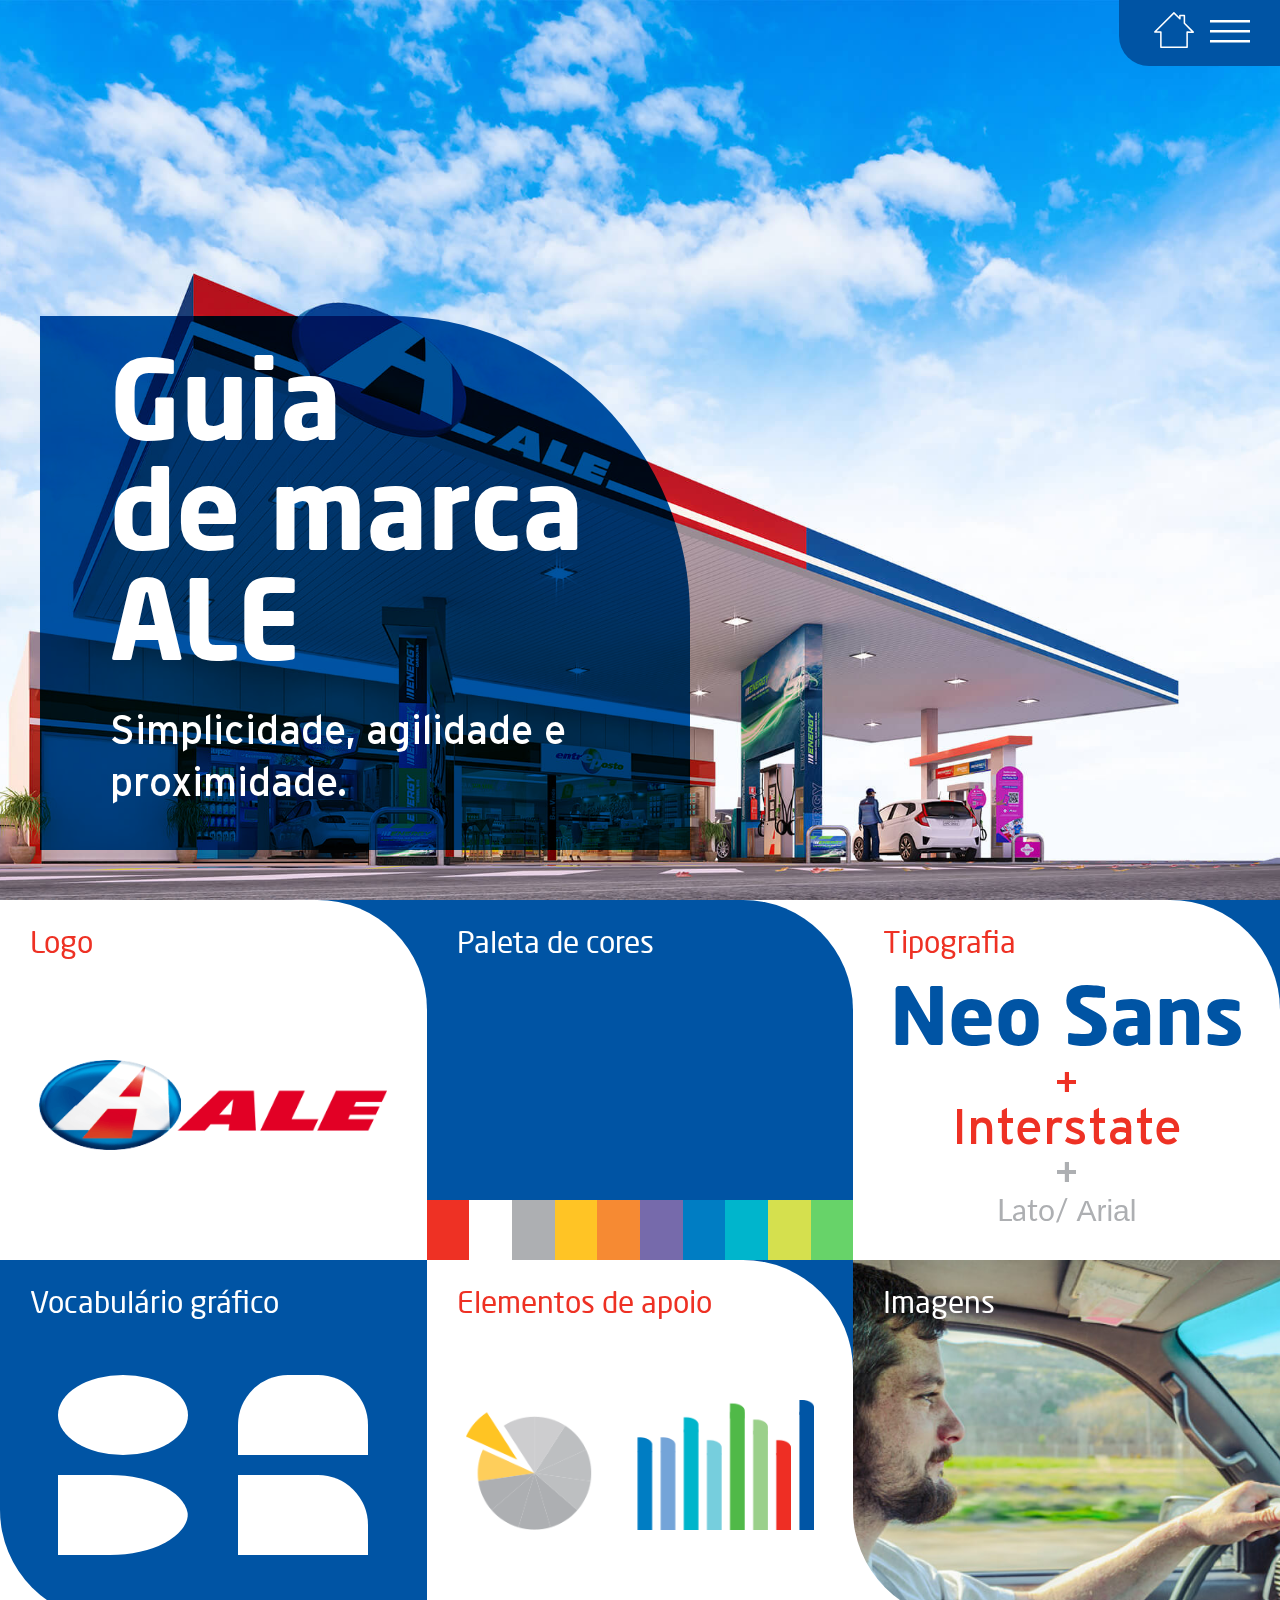
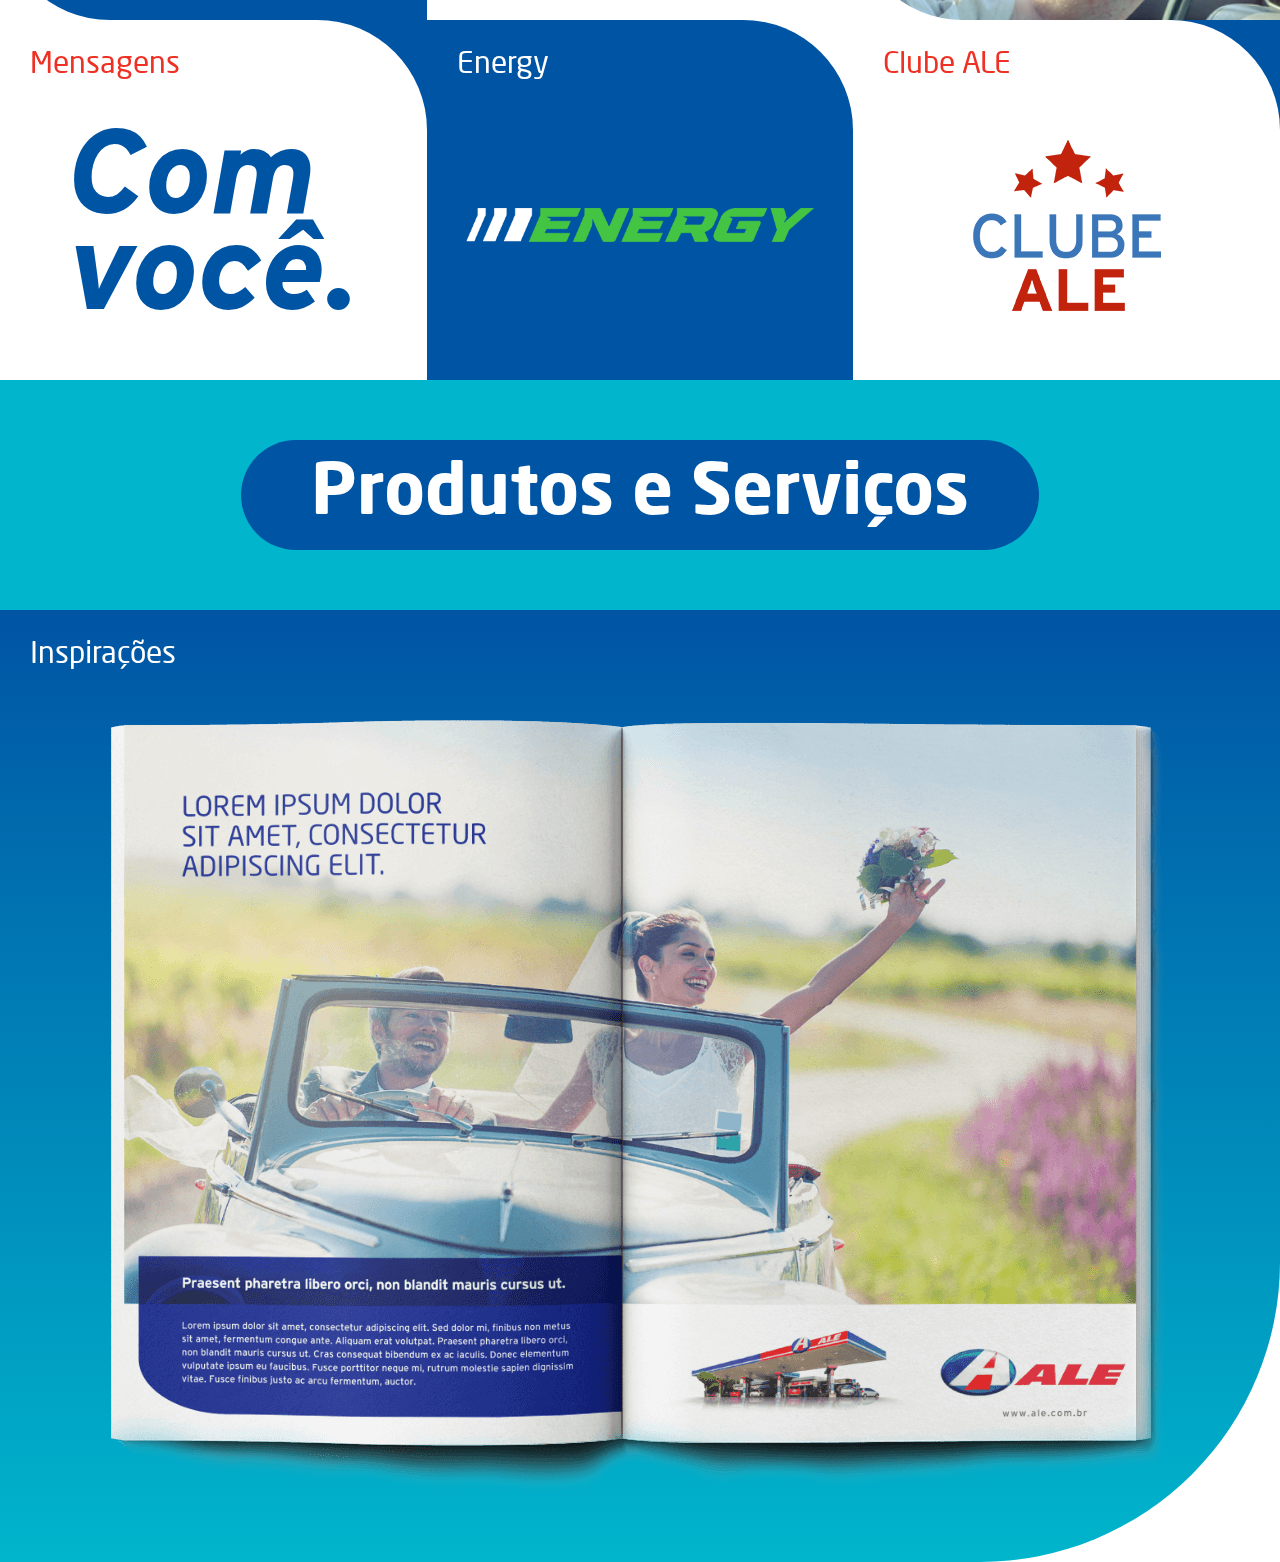
<file: index.html>
<!DOCTYPE html>
<html lang="pt-BR">
  <head>
    <meta charset="utf-8" />
    <meta name="viewport" content="width=device-width, initial-scale=1" />
    <meta name="theme-color" content="#222326" />
    <link rel="shortcut icon" href="https://assets.ale.com.br/app/themes/theme_postos_ale/images/favicon.png" type="image/x-icon">
    <link rel="icon" type="image/png" sizes="16x16" href="#" />
    <title>Guia de Marca - ALE</title>
    <link rel="preconnect" href="https://fonts.googleapis.com">
    <link rel="preconnect" href="https://fonts.gstatic.com" crossorigin>
    <link href="https://fonts.googleapis.com/css2?family=Lato:wght@300;400;700&display=swap" rel="stylesheet">
    <link rel="stylesheet" href="css/style.css" type="text/css" />
  </head>
  <body>
    <header class="main-navigation">
      <nav>
        <a href="index.html#main">
          <svg xmlns="http://www.w3.org/2000/svg" viewBox="0 0 424.098 424.098"><path d="M351.191 401.923H72.901a8.126 8.126 0 0 1-8.129-8.129V242.262l-56.664-.114a8.133 8.133 0 0 1-7.495-5.023 8.143 8.143 0 0 1 1.764-8.852L206.104 24.546c1.853-1.845 4.503-2.666 7.047-2.276a8.133 8.133 0 0 1 5.731 3.942l47.43 47.43V58.499a8.126 8.126 0 0 1 8.129-8.129h47.755a8.127 8.127 0 0 1 8.129 8.129v79.156l91.39 91.398a8.14 8.14 0 0 1 1.764 8.868 8.134 8.134 0 0 1-7.511 5.007h-.016l-56.64-.114v150.98a8.11 8.11 0 0 1-8.121 8.129zM81.03 385.666h262.033V234.67c0-2.162.854-4.235 2.39-5.755a8.13 8.13 0 0 1 5.739-2.374h.016l45.105.089-79.855-79.863a8.122 8.122 0 0 1-2.382-5.747V66.628h-31.498v26.645a8.13 8.13 0 0 1-5.015 7.511 8.104 8.104 0 0 1-8.86-1.764l-57.038-57.038-183.95 183.95 45.203.089a8.123 8.123 0 0 1 8.112 8.129v151.516z"/></svg>
        </a>
        <a onclick="toggleModalVisibility()">
          <svg xmlns="http://www.w3.org/2000/svg" viewBox="0 0 16 16"><path d="M16 5H0V4h16v1zm0 8H0v-1h16v1zm0-4.008H0V8h16v.992z"/></svg>
        </a>
      </nav>
    </header>

    <div id="menu" class="menu">
      <button onclick="toggleModalVisibility()" type="button">
        <svg xmlns="http://www.w3.org/2000/svg"  viewBox="0 0 24 24" width="48px" height="48px"><path d="M 4.9902344 3.9902344 A 1.0001 1.0001 0 0 0 4.2929688 5.7070312 L 10.585938 12 L 4.2929688 18.292969 A 1.0001 1.0001 0 1 0 5.7070312 19.707031 L 12 13.414062 L 18.292969 19.707031 A 1.0001 1.0001 0 1 0 19.707031 18.292969 L 13.414062 12 L 19.707031 5.7070312 A 1.0001 1.0001 0 0 0 18.980469 3.9902344 A 1.0001 1.0001 0 0 0 18.292969 4.2929688 L 12 10.585938 L 5.7070312 4.2929688 A 1.0001 1.0001 0 0 0 4.9902344 3.9902344 z"/></svg>
      </button>
      
      <nav>
        <a href="logo.html">Logo</a>
        <a href="colors.html">Paleta de cores<a href="typography.html">Tipografia</a>
        <a href="vocabulary.html">Vocabulário gráfico</a>
        <a href="support.html">Elementos de apoio</a>
        <a href="images.html">Imagens</a>
        <a href="tone-voice.html">Tom de voz</a>
        <a href="energy.html">Energy</a>
        <a href="clube-ale.html">Clube ALE</a>
        <a href="services.html">Produtos e Serviços</a>
        <a href="inspirations.html">Inspirações</a>
      </nav>
    </div>

    <main data-page="home">
      <section id="main" class="main">
        <div class="container">
          <div class="main-title">
            <h1>Guia<br>de marca ALE</h1>
            <p>Simplicidade, agilidade e proximidade.</p>
          </div>
        </div>
      </section>

      <section id="all-pages" class="all-pages">
        <a href="logo.html" class="corner-top-blue">
          <span>Logo</span>
          <img src="assets/images/logo-ale.png" alt="Logo ALE">
        </a>

        <a href="colors.html" class="corner-top-white">
          <span>Paleta de cores</span>
          <div class="full-pallete">
            <div></div>
            <div></div>
            <div></div>
            <div></div>
            <div></div>
            <div></div>
            <div></div>
            <div></div>
            <div></div>
            <div></div>
          </div>
        </a>

        <a href="typography.html" class="corner-top-blue">
          <span>Tipografia</span>
          <div class="all-fonts">
            <span class="neo">Neo Sans</span>
            <span class="inter">Interstate</span>
            <span class="lato-arial">
              <span>Lato/</span>
              <span>Arial</span>
            </span>
          </div>
        </a>

        <a href="vocabulary.html" class="corner-bottom-white">
          <span>Vocabulário gráfico</span>

          <div class="elements">
            <div></div>
            <div></div>
            <div></div>
            <div></div>
          </div>
        </a>

        <a href="support.html" class="corner-top-blue">
          <span>Elementos de apoio</span>

          <img src="assets/images/charts.png" alt="Elementos de apoio">
        </a>

        <a href="images.html" class="corner-bottom-white block-image">
          <span>Imagens</span>
        </a>

        <a href="tone-voice.html" class="corner-top-blue">
          <span>Mensagens</span>
          <div class="messages">
            Com<br>você.
          </div>
        </a>

        <a href="energy.html" class="corner-top-white">
          <span>Energy</span>
          <img src="assets/images/light-logo-energy.png" alt="">
        </a>

        <a href="clube-ale.html" class="corner-top-blue">
          <span>Clube ALE</span>
          <img src="assets/images/logo-clube-ale.png" alt="">
        </a>
      </section>
      
      <section id="services" class="services">
        <div>
          <div class="container">
            <a href="services.html">
              <h2>Produtos e Serviços</h2>
            </a>
          </div>
        </div>

        <div>
          <div class="container">
            <span class="tag">Inspirações</span>
            <a href="inspirations.html">
              <img src="assets/images/book.png" alt="Inspirações">
            </a>
          </div>
        </div>
      </section>
    </main>
  </body>
</html>
<script src="js/main.js" defer></script>
</file>
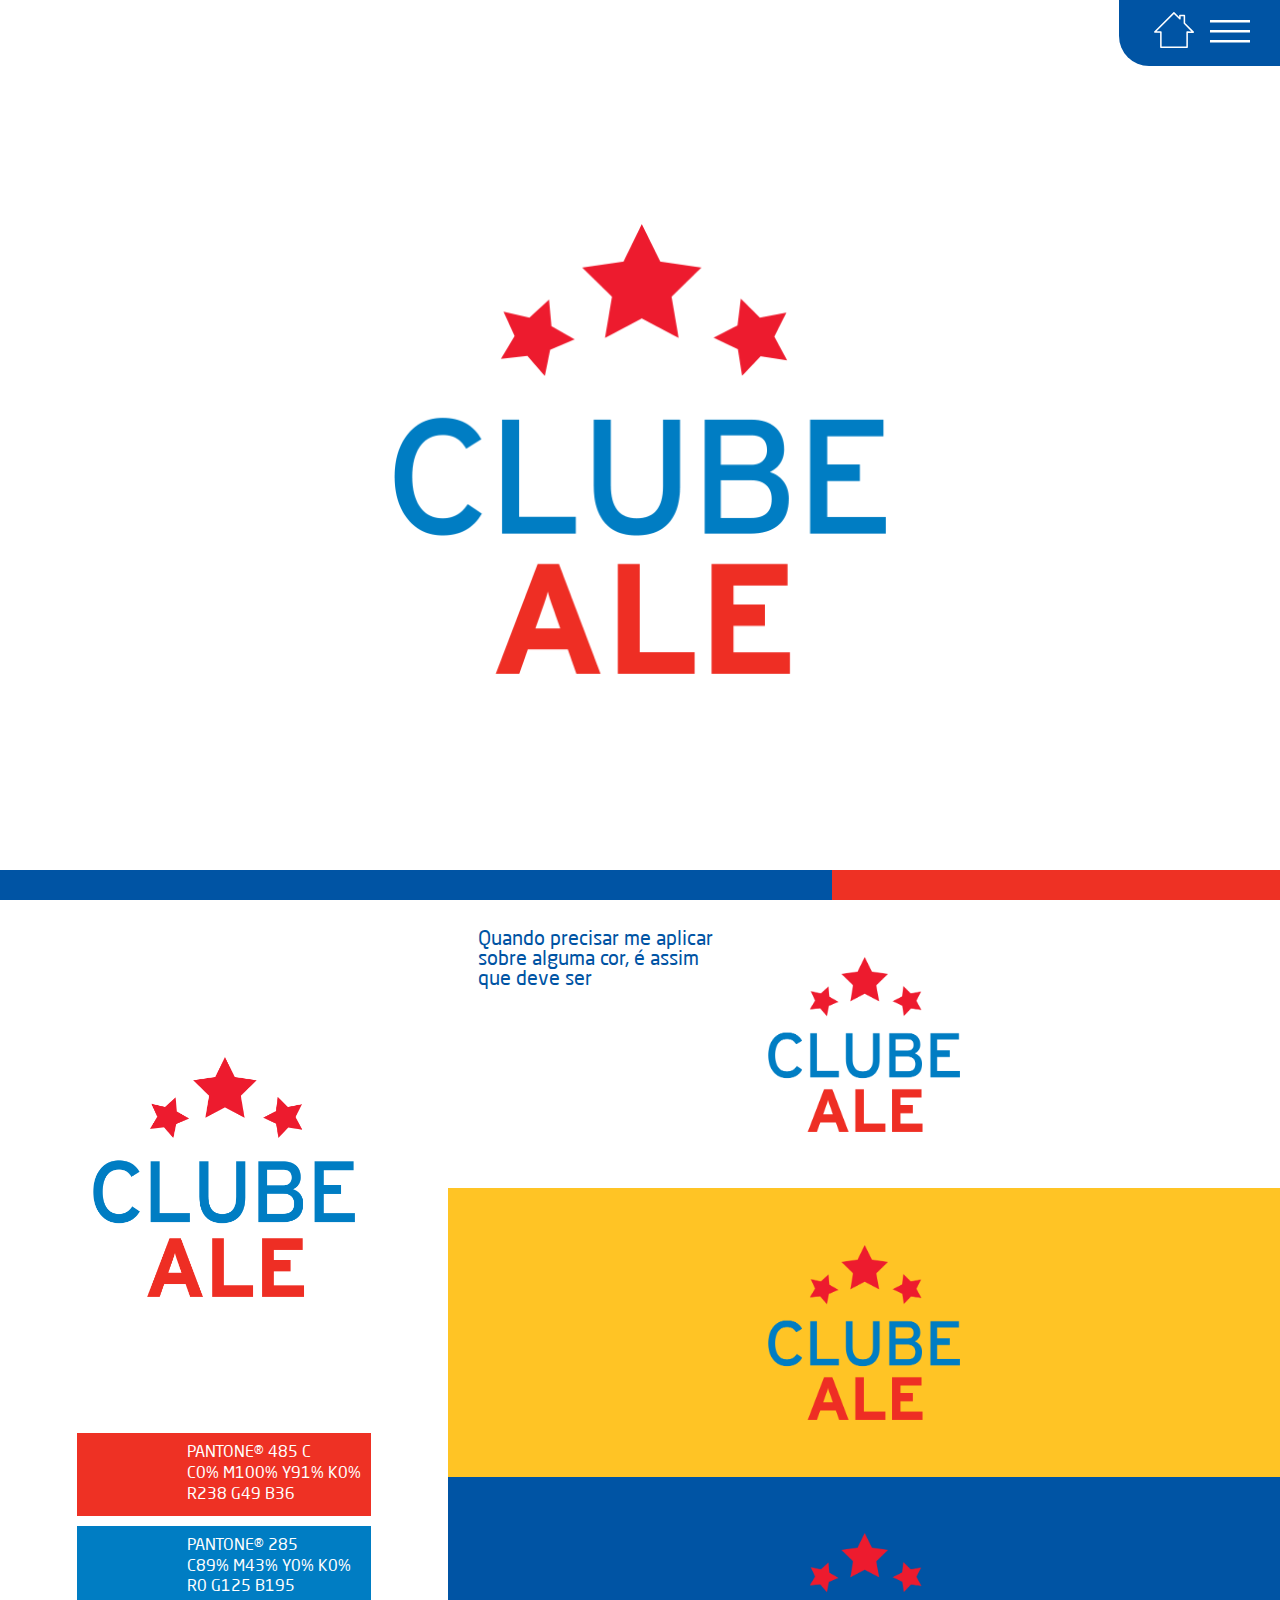
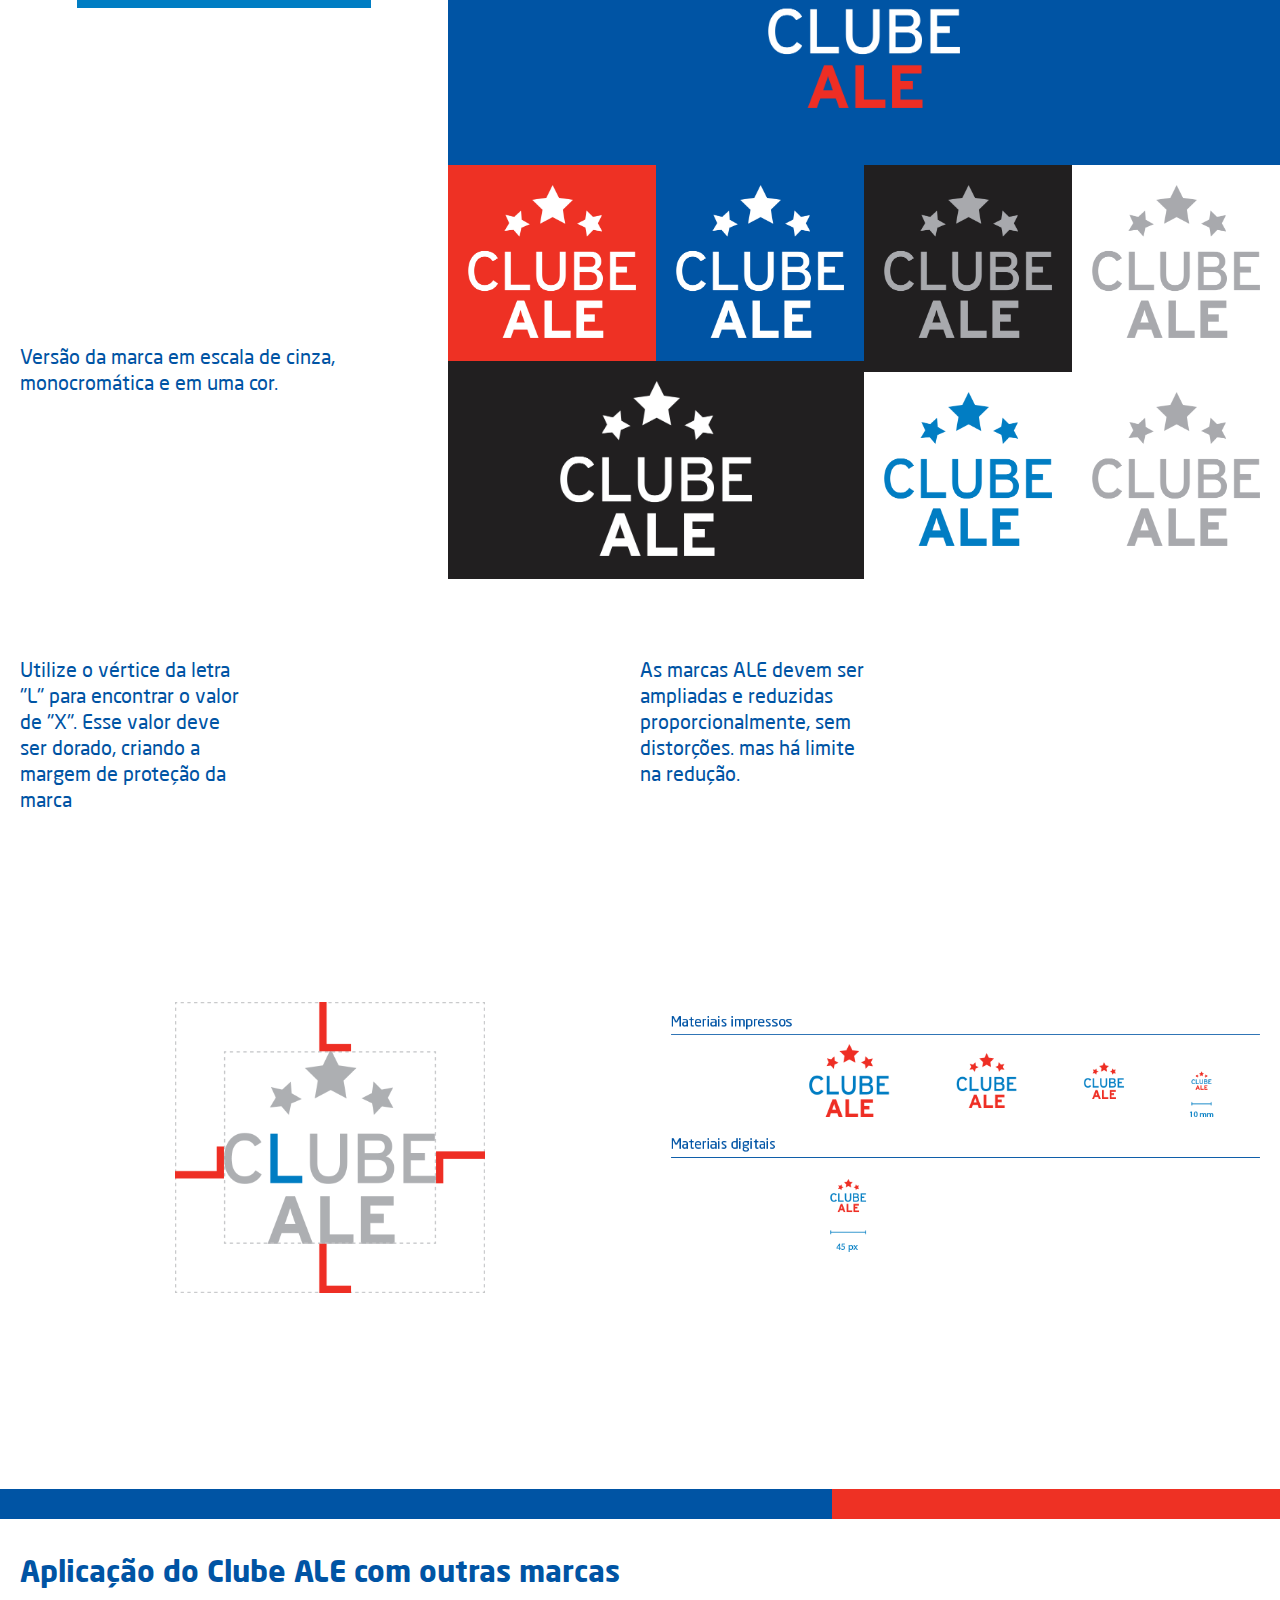
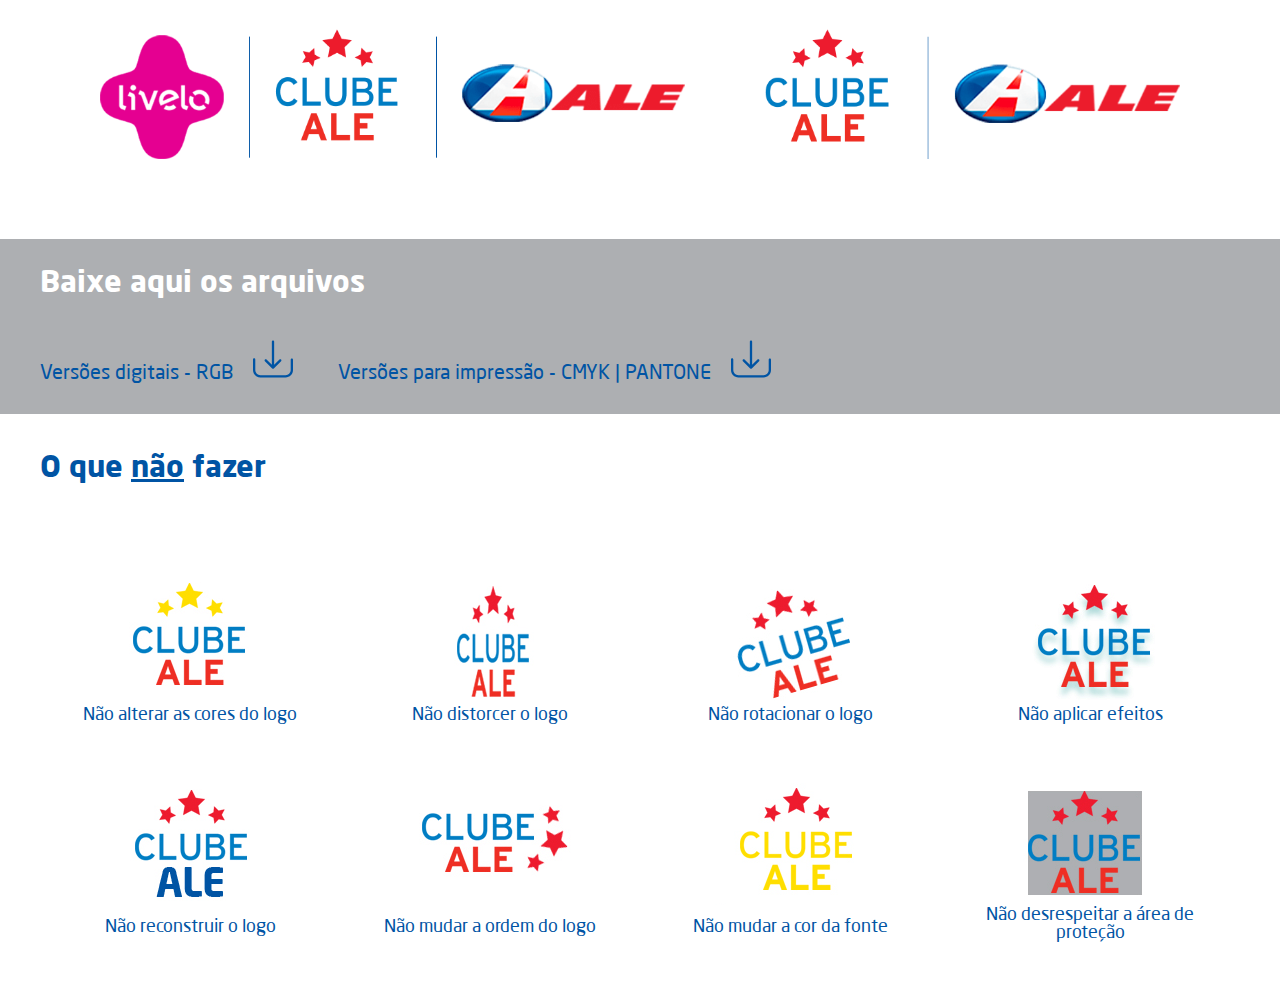
<file: clube-ale.html>
<!DOCTYPE html>
<html lang="pt-BR">
  <head>
    <meta charset="utf-8" />
    <meta name="viewport" content="width=device-width, initial-scale=1" />
    <meta name="theme-color" content="#222326" />
    <link rel="shortcut icon" href="https://assets.ale.com.br/app/themes/theme_postos_ale/images/favicon.png" type="image/x-icon">
    <link rel="icon" type="image/png" sizes="16x16" href="#" />
    <title>Guia de Marca - ALE</title>
    <link rel="preconnect" href="https://fonts.googleapis.com">
    <link rel="preconnect" href="https://fonts.gstatic.com" crossorigin>
    <link href="https://fonts.googleapis.com/css2?family=Lato:wght@300;400;700&display=swap" rel="stylesheet">
    <link rel="stylesheet" href="css/style.css" type="text/css" />
  </head>
  <body>
    <header class="main-navigation">
      <nav>
        <a href="index.html#main">
          <svg xmlns="http://www.w3.org/2000/svg" viewBox="0 0 424.098 424.098"><path d="M351.191 401.923H72.901a8.126 8.126 0 0 1-8.129-8.129V242.262l-56.664-.114a8.133 8.133 0 0 1-7.495-5.023 8.143 8.143 0 0 1 1.764-8.852L206.104 24.546c1.853-1.845 4.503-2.666 7.047-2.276a8.133 8.133 0 0 1 5.731 3.942l47.43 47.43V58.499a8.126 8.126 0 0 1 8.129-8.129h47.755a8.127 8.127 0 0 1 8.129 8.129v79.156l91.39 91.398a8.14 8.14 0 0 1 1.764 8.868 8.134 8.134 0 0 1-7.511 5.007h-.016l-56.64-.114v150.98a8.11 8.11 0 0 1-8.121 8.129zM81.03 385.666h262.033V234.67c0-2.162.854-4.235 2.39-5.755a8.13 8.13 0 0 1 5.739-2.374h.016l45.105.089-79.855-79.863a8.122 8.122 0 0 1-2.382-5.747V66.628h-31.498v26.645a8.13 8.13 0 0 1-5.015 7.511 8.104 8.104 0 0 1-8.86-1.764l-57.038-57.038-183.95 183.95 45.203.089a8.123 8.123 0 0 1 8.112 8.129v151.516z"/></svg>
        </a>
        <a onclick="toggleModalVisibility()">
          <svg xmlns="http://www.w3.org/2000/svg" viewBox="0 0 16 16"><path d="M16 5H0V4h16v1zm0 8H0v-1h16v1zm0-4.008H0V8h16v.992z"/></svg>
        </a>
      </nav>
    </header>

    <div id="menu" class="menu">
      <button onclick="toggleModalVisibility()" type="button">
        <svg xmlns="http://www.w3.org/2000/svg"  viewBox="0 0 24 24" width="48px" height="48px"><path d="M 4.9902344 3.9902344 A 1.0001 1.0001 0 0 0 4.2929688 5.7070312 L 10.585938 12 L 4.2929688 18.292969 A 1.0001 1.0001 0 1 0 5.7070312 19.707031 L 12 13.414062 L 18.292969 19.707031 A 1.0001 1.0001 0 1 0 19.707031 18.292969 L 13.414062 12 L 19.707031 5.7070312 A 1.0001 1.0001 0 0 0 18.980469 3.9902344 A 1.0001 1.0001 0 0 0 18.292969 4.2929688 L 12 10.585938 L 5.7070312 4.2929688 A 1.0001 1.0001 0 0 0 4.9902344 3.9902344 z"/></svg>
      </button>
      
      <nav>
        <a href="logo.html">Logo</a>
        <a href="colors.html">Paleta de cores<a href="typography.html">Tipografia</a>
        <a href="vocabulary.html">Vocabulário gráfico</a>
        <a href="support.html">Elementos de apoio</a>
        <a href="images.html">Imagens</a>
        <a href="tone-voice.html">Tom de voz</a>
        <a href="energy.html">Energy</a>
        <a href="clube-ale.html">Clube ALE</a>
        <a href="services.html">Produtos e Serviços</a>
        <a href="inspirations.html">Inspirações</a>
      </nav>
    </div>

    <main data-page="clube">
      <section id="main" class="main">
        <div class="container">
          <img src="assets/images/clube-main-logo.png" alt="Logo Clube ALE">
        </div>
      </section>

      <section class="content">
        <div class="logo-options">
          <div>
            <img src="assets/images/clube-main-logo.png" alt="">
          
            <div>
              <span>
                Pantone&reg; 485 C<br>
                C0% M100% Y91% K0%<br>
                R238 G49 B36
              </span>
            
              <span>
                Pantone&reg; 285<br>
                C89% M43% Y0% K0%<br>
                R0 G125 B195
              </span>
            </div>
          </div>

          <div>
            <div>
              <span>Quando precisar me aplicar<br>sobre alguma cor, é assim<br>que deve ser</span>
              <img src="assets/images/clube-main-logo.png" alt="">
            </div>
            <div>
              <img src="assets/images/clube-main-logo.png" alt="">
            </div>
            <div>
              <img src="assets/images/clube-main-logo-light.png" alt="">
            </div>
          </div>
        </div>

        <div class="logo-options-mono">
          <div>
            <span>Versão da marca em escala de cinza, monocromática e em uma cor.</span>
          </div>

          <div>
            <div>
              <div><img src="assets/images/clube-main-logo-white.png" alt=""></div>
              <div><img src="assets/images/clube-main-logo-white.png" alt=""></div>
              <div><img src="assets/images/clube-main-logo-white.png" alt=""></div>
            </div>
            
            <div>
              <div><img src="assets/images/clube-main-logo-gray.png" alt=""></div>
              <div><img src="assets/images/clube-main-logo-gray.png" alt=""></div>
              <div><img src="assets/images/clube-main-logo-blue.png" alt=""></div>
              <div><img src="assets/images/clube-main-logo-gray.png" alt=""></div>
            </div>
          </div>
        </div>

        <div class="tips-margin">
          <div>
            <span>Utilize o vértice da letra "L" para encontrar o valor de "X". Esse valor deve ser dorado, criando a margem de proteção da marca</span>
            <img src="assets/images/clube-margin.png" alt="Orientações de margem do logo">
          </div>

          <div>
            <span>As marcas ALE devem ser ampliadas e reduzidas proporcionalmente, sem distorções. mas há limite na redução.</span>
            <img src="assets/images/clube-reduction.png" alt="Orientações para redução do logo">
          </div>
        </div>

        <div class="other-brands">
          <strong>Aplicação do Clube ALE com outras marcas</strong>

          <div>
            <img src="assets/images/other-brand1.png" alt="">
            <img src="assets/images/other-brand2.png" alt="">
          </div>
        </div>

        <div class="download">
          <div class="container">
            <p>Baixe aqui os arquivos</p>
            <nav>
              <a href="">
                Versões digitais<span class="noMobile"> - RGB</span>
                <svg xmlns="http://www.w3.org/2000/svg" xml:space="preserve" style="enable-background:new 0 0 471.2 471.2" viewBox="0 0 471.2 471.2"><path d="M457.7 230.15c-7.5 0-13.5 6-13.5 13.5v122.8c0 33.4-27.2 60.5-60.5 60.5H87.5c-33.4 0-60.5-27.2-60.5-60.5v-124.8c0-7.5-6-13.5-13.5-13.5s-13.5 6-13.5 13.5v124.8c0 48.3 39.3 87.5 87.5 87.5h296.2c48.3 0 87.5-39.3 87.5-87.5v-122.8c0-7.4-6-13.5-13.5-13.5z"/><path d="M226.1 346.75c2.6 2.6 6.1 4 9.5 4s6.9-1.3 9.5-4l85.8-85.8c5.3-5.3 5.3-13.8 0-19.1-5.3-5.3-13.8-5.3-19.1 0l-62.7 62.8V30.75c0-7.5-6-13.5-13.5-13.5s-13.5 6-13.5 13.5v273.9l-62.8-62.8c-5.3-5.3-13.8-5.3-19.1 0-5.3 5.3-5.3 13.8 0 19.1l85.9 85.8z"/></svg>
              </a>
              <a href="">
                Versões para impressão<span class="noMobile"> - CMYK | PANTONE</span>
                <svg xmlns="http://www.w3.org/2000/svg" xml:space="preserve" style="enable-background:new 0 0 471.2 471.2" viewBox="0 0 471.2 471.2"><path d="M457.7 230.15c-7.5 0-13.5 6-13.5 13.5v122.8c0 33.4-27.2 60.5-60.5 60.5H87.5c-33.4 0-60.5-27.2-60.5-60.5v-124.8c0-7.5-6-13.5-13.5-13.5s-13.5 6-13.5 13.5v124.8c0 48.3 39.3 87.5 87.5 87.5h296.2c48.3 0 87.5-39.3 87.5-87.5v-122.8c0-7.4-6-13.5-13.5-13.5z"/><path d="M226.1 346.75c2.6 2.6 6.1 4 9.5 4s6.9-1.3 9.5-4l85.8-85.8c5.3-5.3 5.3-13.8 0-19.1-5.3-5.3-13.8-5.3-19.1 0l-62.7 62.8V30.75c0-7.5-6-13.5-13.5-13.5s-13.5 6-13.5 13.5v273.9l-62.8-62.8c-5.3-5.3-13.8-5.3-19.1 0-5.3 5.3-5.3 13.8 0 19.1l85.9 85.8z"/></svg>
              </a>
            </nav>
          </div>
        </div>
        
        <div class="not-todo">
          <div class="container">
            <p class="title">O que <i>não</i> fazer</p>

            <div class="list">
              <div>
                <img src="assets/images/clube-not-todo01.png" alt="Não alterar as cores do logo">
                <span>Não alterar as cores do logo</span>
              </div>

              <div>
                <img src="assets/images/clube-not-todo02.png" alt="Não distorcer o logo">
                <span>Não distorcer o logo</span>
              </div>

              <div>
                <img src="assets/images/clube-not-todo03.png" alt="Não rotacionar o logo">
                <span>Não rotacionar o logo</span>
              </div>

              <div>
                <img src="assets/images/clube-not-todo04.png" alt="Não aplicar efeitos">
                <span>Não aplicar efeitos</span>
              </div>

              <div>
                <img src="assets/images/clube-not-todo05.png" alt="Não reconstruir o logo">
                <span>Não reconstruir o logo</span>
              </div>

              <div>
                <img src="assets/images/clube-not-todo06.png" alt="Não mudar a ordem do logo">
                <span>Não mudar a ordem do logo</span>
              </div>

              <div>
                <img src="assets/images/clube-not-todo07.png" alt="Não mudar a cor da fonte">
                <span>Não mudar a cor da fonte</span>
              </div>

              <div>
                <img src="assets/images/clube-not-todo08.png" alt="Não desrespeitar a área de proteção">
                <span>Não desrespeitar a área de proteção</span>
              </div>
            </div>
          </div>
        </div>
      </section>
    </main>
  </body>
</html>
<script src="js/main.js" defer></script>
</file>
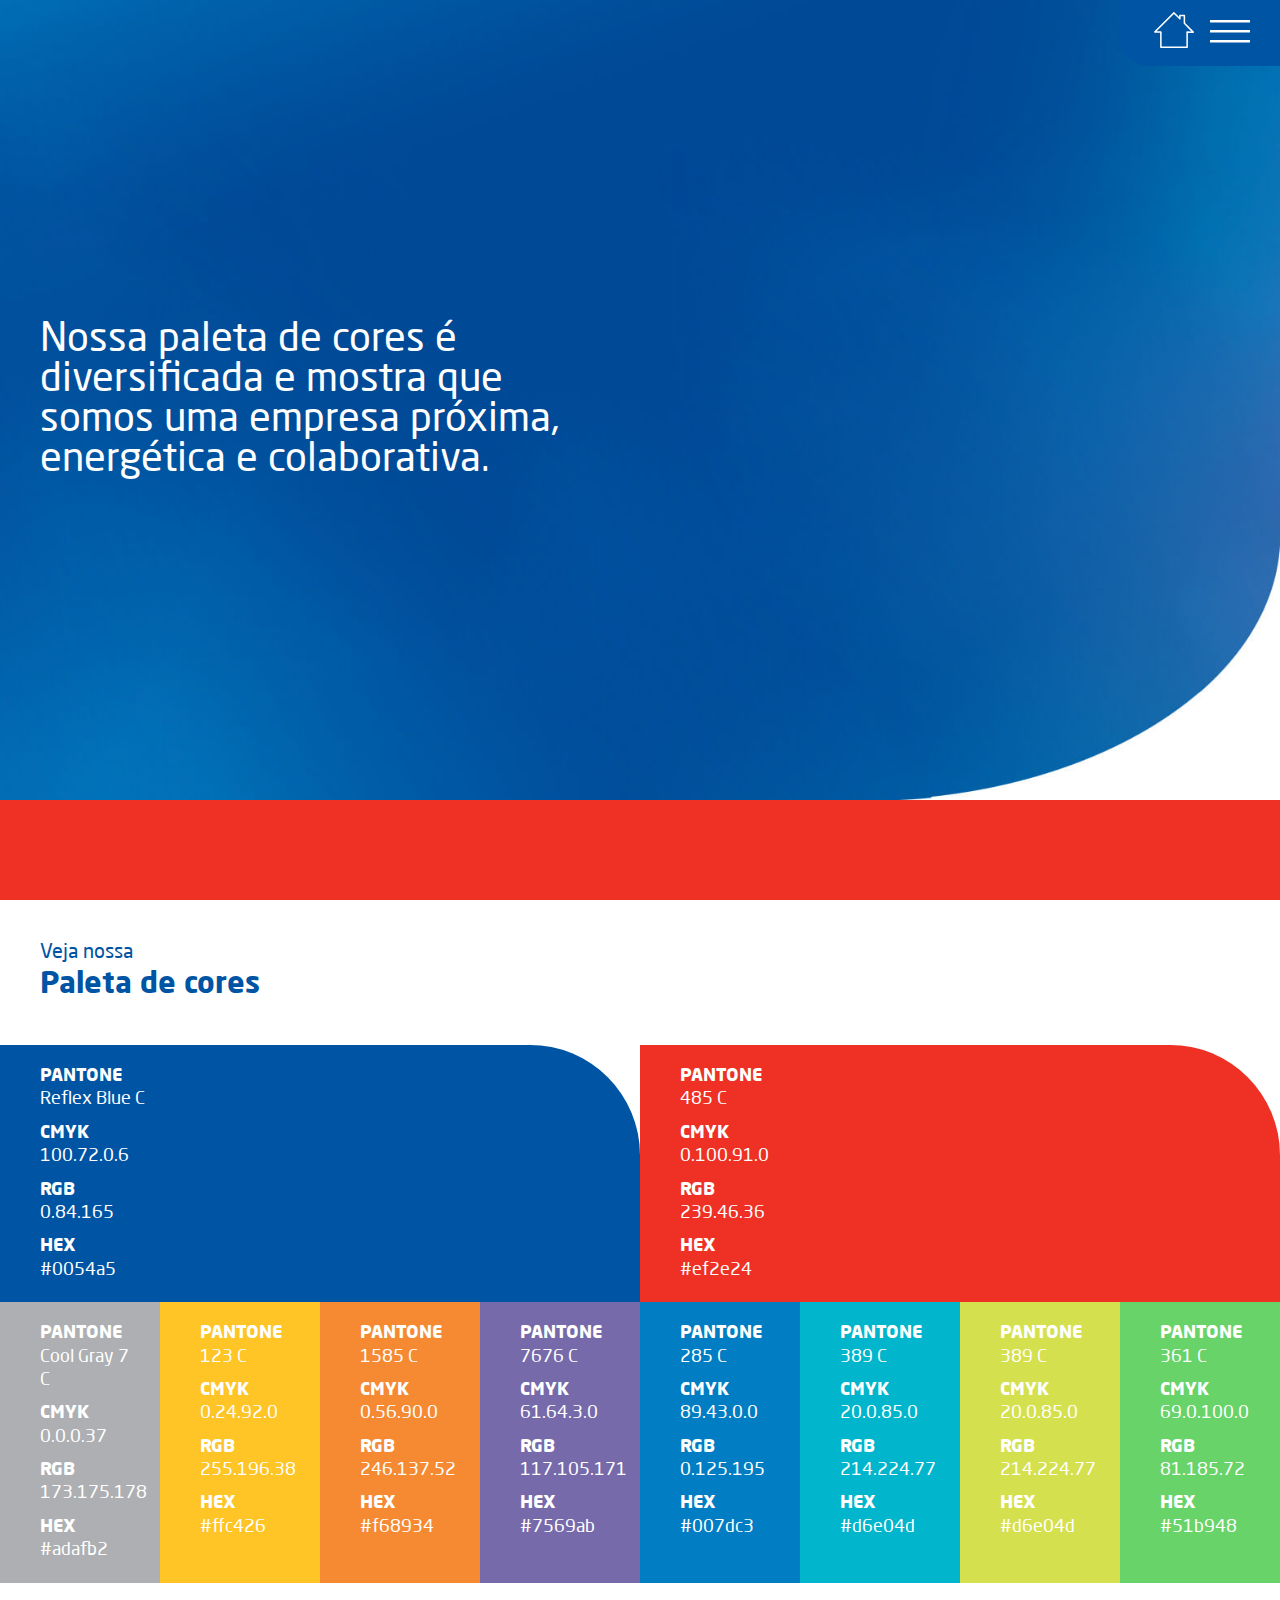
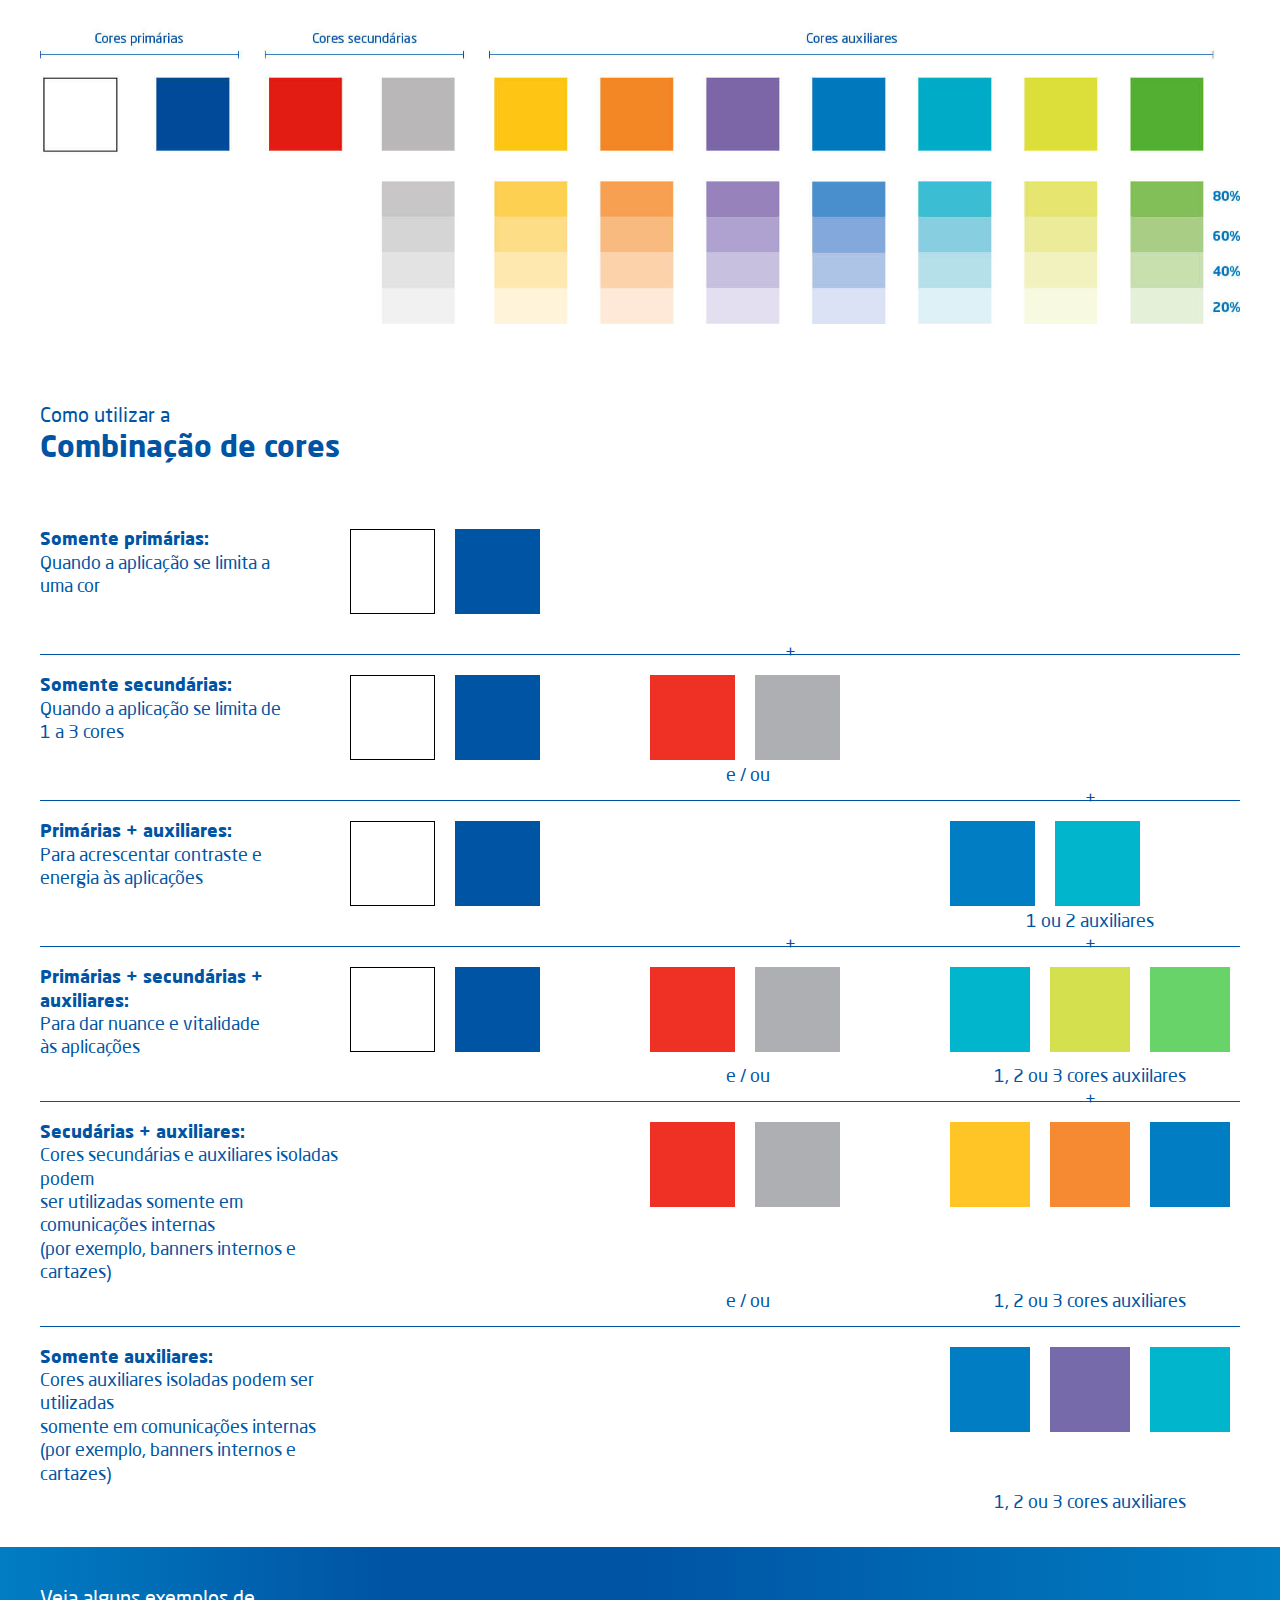
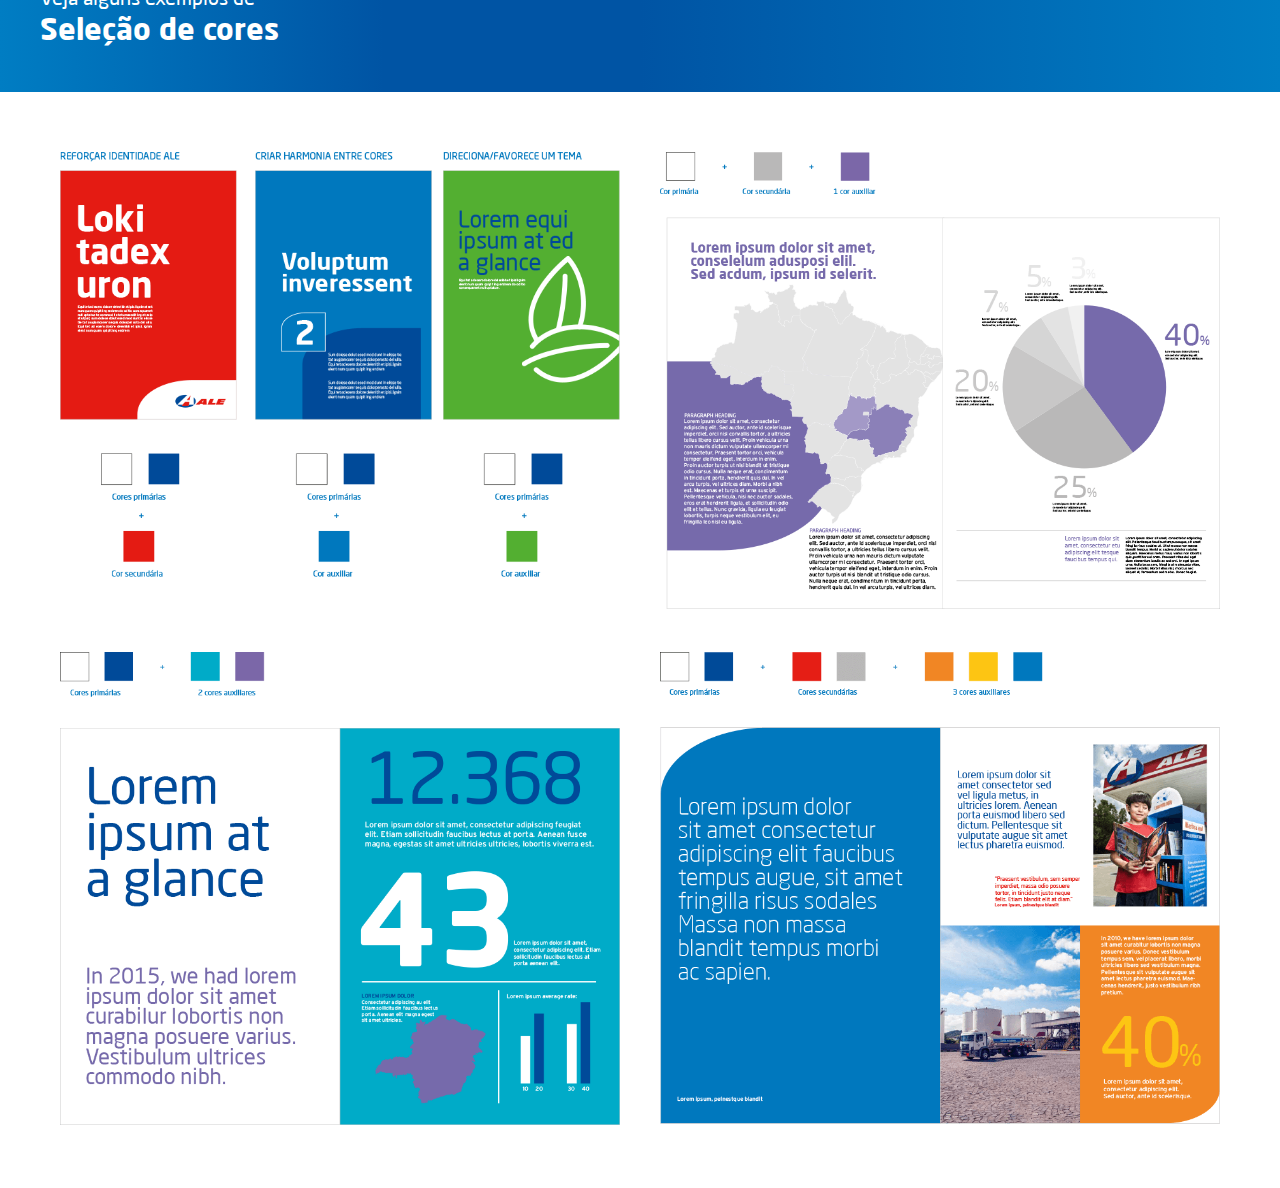
<file: colors.html>
<!DOCTYPE html>
<html lang="pt-BR">
  <head>
    <meta charset="utf-8" />
    <meta name="viewport" content="width=device-width, initial-scale=1" />
    <meta name="theme-color" content="#222326" />
    <link rel="shortcut icon" href="https://assets.ale.com.br/app/themes/theme_postos_ale/images/favicon.png" type="image/x-icon">
    <link rel="icon" type="image/png" sizes="16x16" href="#" />
    <title>Guia de Marca - ALE</title>
    <link rel="preconnect" href="https://fonts.googleapis.com">
    <link rel="preconnect" href="https://fonts.gstatic.com" crossorigin>
    <link href="https://fonts.googleapis.com/css2?family=Lato:wght@300;400;700&display=swap" rel="stylesheet">
    <link rel="stylesheet" href="css/style.css" type="text/css" />
  </head>
  <body>
    <header class="main-navigation">
      <nav>
        <a href="index.html#main">
          <svg xmlns="http://www.w3.org/2000/svg" viewBox="0 0 424.098 424.098"><path d="M351.191 401.923H72.901a8.126 8.126 0 0 1-8.129-8.129V242.262l-56.664-.114a8.133 8.133 0 0 1-7.495-5.023 8.143 8.143 0 0 1 1.764-8.852L206.104 24.546c1.853-1.845 4.503-2.666 7.047-2.276a8.133 8.133 0 0 1 5.731 3.942l47.43 47.43V58.499a8.126 8.126 0 0 1 8.129-8.129h47.755a8.127 8.127 0 0 1 8.129 8.129v79.156l91.39 91.398a8.14 8.14 0 0 1 1.764 8.868 8.134 8.134 0 0 1-7.511 5.007h-.016l-56.64-.114v150.98a8.11 8.11 0 0 1-8.121 8.129zM81.03 385.666h262.033V234.67c0-2.162.854-4.235 2.39-5.755a8.13 8.13 0 0 1 5.739-2.374h.016l45.105.089-79.855-79.863a8.122 8.122 0 0 1-2.382-5.747V66.628h-31.498v26.645a8.13 8.13 0 0 1-5.015 7.511 8.104 8.104 0 0 1-8.86-1.764l-57.038-57.038-183.95 183.95 45.203.089a8.123 8.123 0 0 1 8.112 8.129v151.516z"/></svg>
        </a>
        <a onclick="toggleModalVisibility()">
          <svg xmlns="http://www.w3.org/2000/svg" viewBox="0 0 16 16"><path d="M16 5H0V4h16v1zm0 8H0v-1h16v1zm0-4.008H0V8h16v.992z"/></svg>
        </a>
      </nav>
    </header>

    <div id="menu" class="menu">
      <button onclick="toggleModalVisibility()" type="button">
        <svg xmlns="http://www.w3.org/2000/svg"  viewBox="0 0 24 24" width="48px" height="48px"><path d="M 4.9902344 3.9902344 A 1.0001 1.0001 0 0 0 4.2929688 5.7070312 L 10.585938 12 L 4.2929688 18.292969 A 1.0001 1.0001 0 1 0 5.7070312 19.707031 L 12 13.414062 L 18.292969 19.707031 A 1.0001 1.0001 0 1 0 19.707031 18.292969 L 13.414062 12 L 19.707031 5.7070312 A 1.0001 1.0001 0 0 0 18.980469 3.9902344 A 1.0001 1.0001 0 0 0 18.292969 4.2929688 L 12 10.585938 L 5.7070312 4.2929688 A 1.0001 1.0001 0 0 0 4.9902344 3.9902344 z"/></svg>
      </button>
      
      <nav>
        <a href="logo.html">Logo</a>
        <a href="colors.html">Paleta de cores<a href="typography.html">Tipografia</a>
        <a href="vocabulary.html">Vocabulário gráfico</a>
        <a href="support.html">Elementos de apoio</a>
        <a href="images.html">Imagens</a>
        <a href="tone-voice.html">Tom de voz</a>
        <a href="energy.html">Energy</a>
        <a href="clube-ale.html">Clube ALE</a>
        <a href="services.html">Produtos e Serviços</a>
        <a href="inspirations.html">Inspirações</a>
      </nav>
    </div>

    <main data-page="colors">
      <section id="main" class="main">
        <div class="container">
          <h1 class="main-title">Nossa paleta de cores é diversificada e mostra que somos uma empresa próxima, energética e colaborativa.</h1>
        </div>
      </section>

      <section class="content">
        <div class="divider">
          <span>Veja nossa</span>
          <strong>Paleta de cores</strong>
        </div>

        <div class="all-colors">
          <div>
            <div class="info">
              <strong>PANTONE</strong>
              <span>Reflex Blue C</span>
  
              <strong>CMYK</strong>
              <span>100.72.0.6</span>
  
              <strong>RGB</strong>
              <span>0.84.165</span>
  
              <strong>HEX</strong>
              <span>#0054a5</span>
            </div>
          </div>
          
          <div>
            <div class="info">
              <strong>PANTONE</strong>
              <span>485 C</span>
  
              <strong>CMYK</strong>
              <span>0.100.91.0</span>
  
              <strong>RGB</strong>
              <span>239.46.36</span>
  
              <strong>HEX</strong>
              <span>#ef2e24</span>
            </div>
          </div>
          
          <div>
            <div class="info">
              <strong>PANTONE</strong>
              <span>Cool Gray 7 C </span>
  
              <strong>CMYK</strong>
              <span>0.0.0.37</span>
  
              <strong>RGB</strong>
              <span>173.175.178</span>
  
              <strong>HEX</strong>
              <span>#adafb2</span>
            </div>
          </div>
          
          <div>
            <div class="info">
              <strong>PANTONE</strong>
              <span>123 C</span>
  
              <strong>CMYK</strong>
              <span>0.24.92.0</span>
  
              <strong>RGB</strong>
              <span>255.196.38</span>
  
              <strong>HEX</strong>
              <span>#ffc426</span>
            </div>
          </div>
          
          <div>
            <div class="info">
              <strong>PANTONE</strong>
              <span>1585 C</span>
  
              <strong>CMYK</strong>
              <span>0.56.90.0</span>
  
              <strong>RGB</strong>
              <span>246.137.52</span>
  
              <strong>HEX</strong>
              <span>#f68934</span>
            </div>
          </div>
          
          <div>
            <div class="info">
              <strong>PANTONE</strong>
              <span>7676 C</span>
  
              <strong>CMYK</strong>
              <span>61.64.3.0</span>
  
              <strong>RGB</strong>
              <span>117.105.171</span>
  
              <strong>HEX</strong>
              <span>#7569ab</span>
            </div>
          </div>
          
          <div>
            <div class="info">
              <strong>PANTONE</strong>
              <span>285 C</span>
  
              <strong>CMYK</strong>
              <span>89.43.0.0</span>
  
              <strong>RGB</strong>
              <span>0.125.195</span>
  
              <strong>HEX</strong>
              <span>#007dc3</span>
            </div>
          </div>
          
          <div>
            <div class="info">
              <strong>PANTONE</strong>
              <span>389 C</span>
  
              <strong>CMYK</strong>
              <span>20.0.85.0</span>
  
              <strong>RGB</strong>
              <span>214.224.77</span>
  
              <strong>HEX</strong>
              <span>#d6e04d</span>
            </div>
          </div>
          
          <div>
            <div class="info">
              <strong>PANTONE</strong>
              <span>389 C</span>
  
              <strong>CMYK</strong>
              <span>20.0.85.0</span>
  
              <strong>RGB</strong>
              <span>214.224.77</span>
  
              <strong>HEX</strong>
              <span>#d6e04d</span>
            </div>
          </div>
          
          <div>
            <div class="info">
              <strong>PANTONE</strong>
              <span>361 C</span>
  
              <strong>CMYK</strong>
              <span>69.0.100.0</span>
  
              <strong>RGB</strong>
              <span>81.185.72</span>
  
              <strong>HEX</strong>
              <span>#51b948</span>
            </div>
          </div>
        </div>

        <div class="pallete no-mobile">
          <img src="assets/images/full-pallete.jpg" alt="paleta completa de cores">
        </div>

        <div class="pallete only-mobile">
          <img src="assets/images/primary-colors.png" alt="paleta completa de cores">
          <img src="assets/images/secondary-colors.png" alt="paleta completa de cores">
          <img src="assets/images/auxiliary-colors.png" alt="paleta completa de cores">
        </div>

        <div class="divider">
          <span>Como utilizar a</span>
          <strong>Combinação de cores</strong>
        </div>
        
        <div class="list-combinations">
          <div>
            <div class="description">
              <strong>Somente primárias:</strong>
              <span>Quando a aplicação se limita a<br>uma cor</span>
            </div>
            <div class="primary-colors">
              <div></div>
              <div></div>
            </div>
            <div></div>
            <div></div>
          </div>
          
          <div>
            <div class="description">
              <strong>Somente secundárias:</strong>
              <span>Quando a aplicação se limita de<br>1 a 3 cores</span>
            </div>
            <div class="primary-colors">
              <div></div>
              <div></div>
            </div>
            <div data-before-content="+" data-after-content="e / ou" class="secondary-colors">
              <div></div>
              <div></div>
            </div>
            <div></div>
          </div>

          <div>
            <div class="description">
              <strong>Primárias + auxiliares:</strong>
              <span>Para acrescentar contraste e<br>energia às aplicações</span>
            </div>
            <div class="primary-colors">
              <div></div>
              <div></div>
            </div>
            <div></div>
            <div data-before-content="+" data-after-content="1 ou 2 auxiliares" class="auxiliar-colors">
              <div class="blue"></div>
              <div class="light-blue"></div>
            </div>
          </div>

          <div>
            <div class="description">
              <strong>Primárias + secundárias + auxiliares:</strong>
              <span>Para dar nuance e vitalidade<br>às aplicações</span>
            </div>
            <div class="primary-colors">
              <div></div>
              <div></div>
            </div>
            <div data-before-content="+" data-after-content="e / ou" class="secondary-colors">
              <div></div>
              <div></div>
            </div>
            <div data-before-content="+" data-after-content="1, 2 ou 3 cores auxiilares" class="auxiliar-colors">
              <div class="light-blue"></div>
              <div class="light-green"></div>
              <div class="green"></div>
            </div>
          </div>

          <div>
            <div class="description">
              <strong>Secudárias + auxiliares:</strong>
              <span>Cores secundárias e auxiliares isoladas podem<br>ser utilizadas somente em comunicações internas<br>(por exemplo, banners internos e cartazes)</span>
            </div>
            <div></div>
            <div data-after-content="e / ou" class="secondary-colors">
              <div></div>
              <div></div>
            </div>
            <div data-before-content="+" data-after-content="1, 2 ou 3 cores auxiliares" class="auxiliar-colors">
              <div class="light-orange"></div>
              <div class="orange"></div>
              <div class="blue"></div>
            </div>
          </div>

          <div>
            <div class="description">
              <strong>Somente auxiliares:</strong>
              <span>Cores auxiliares isoladas podem ser utilizadas<br>somente em comunicações internas<br>(por exemplo, banners internos e cartazes)</span>
            </div>
            <div></div>
            <div></div>
            <div data-after-content="1, 2 ou 3 cores auxiliares" class="auxiliar-colors">
              <div class="blue"></div>
              <div class="purple"></div>
              <div class="light-blue"></div>
            </div>
          </div>
        </div>

        <div class="divider dark">
          <span>Veja alguns exemplos de</span>
          <strong>Seleção de cores</strong>
        </div>

        <div class="list-selections">
          <div class="row">
            <div>
              <img src="assets/images/selection01.png" alt="Seleção de cores">
            </div>
            <div>
              <img src="assets/images/selection02.png" alt="Seleção de cores">
            </div>
          </div>

          <div class="row">
            <div>
              <img src="assets/images/selection03.png" alt="Seleção de cores">
            </div>
            <div>
              <img src="assets/images/selection04.png" alt="Seleção de cores">
            </div>
          </div>
        </div>
      </section>
    </main>
  </body>
</html>
<script src="js/main.js" defer></script>
</file>
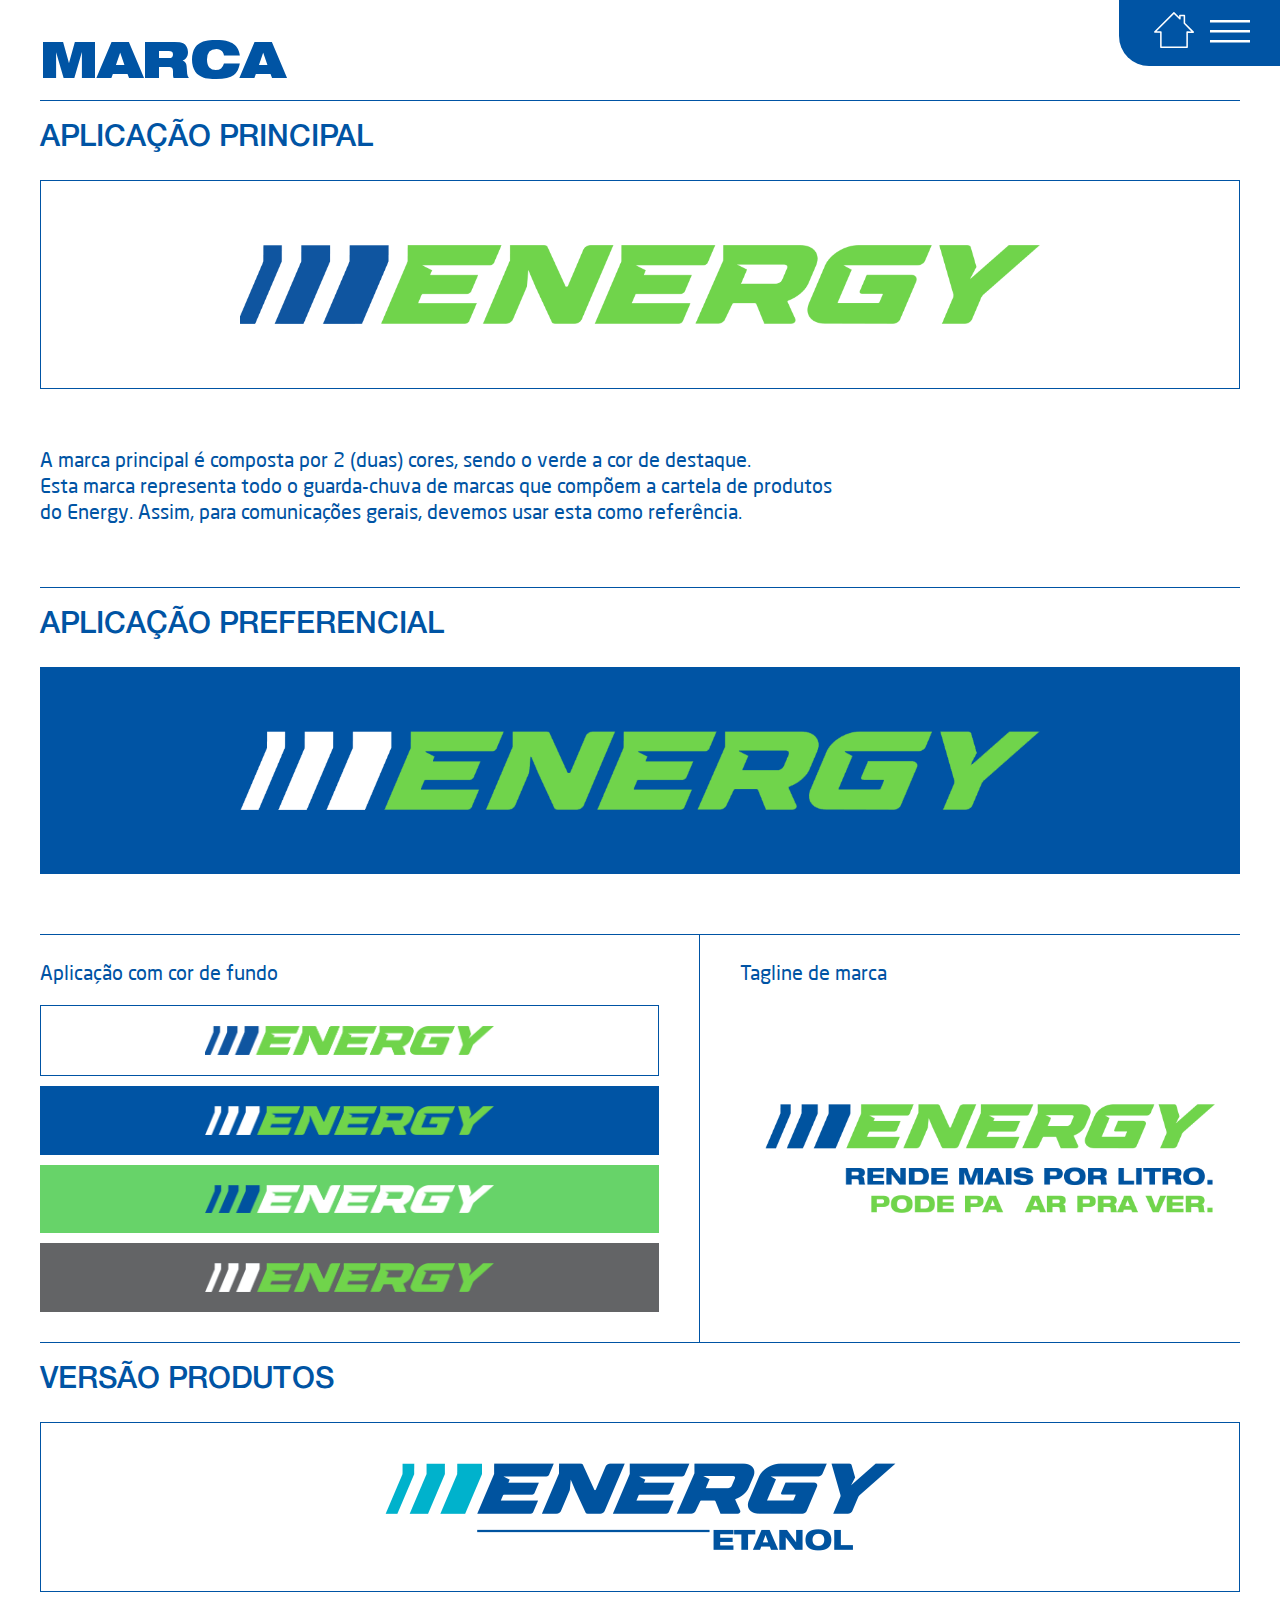
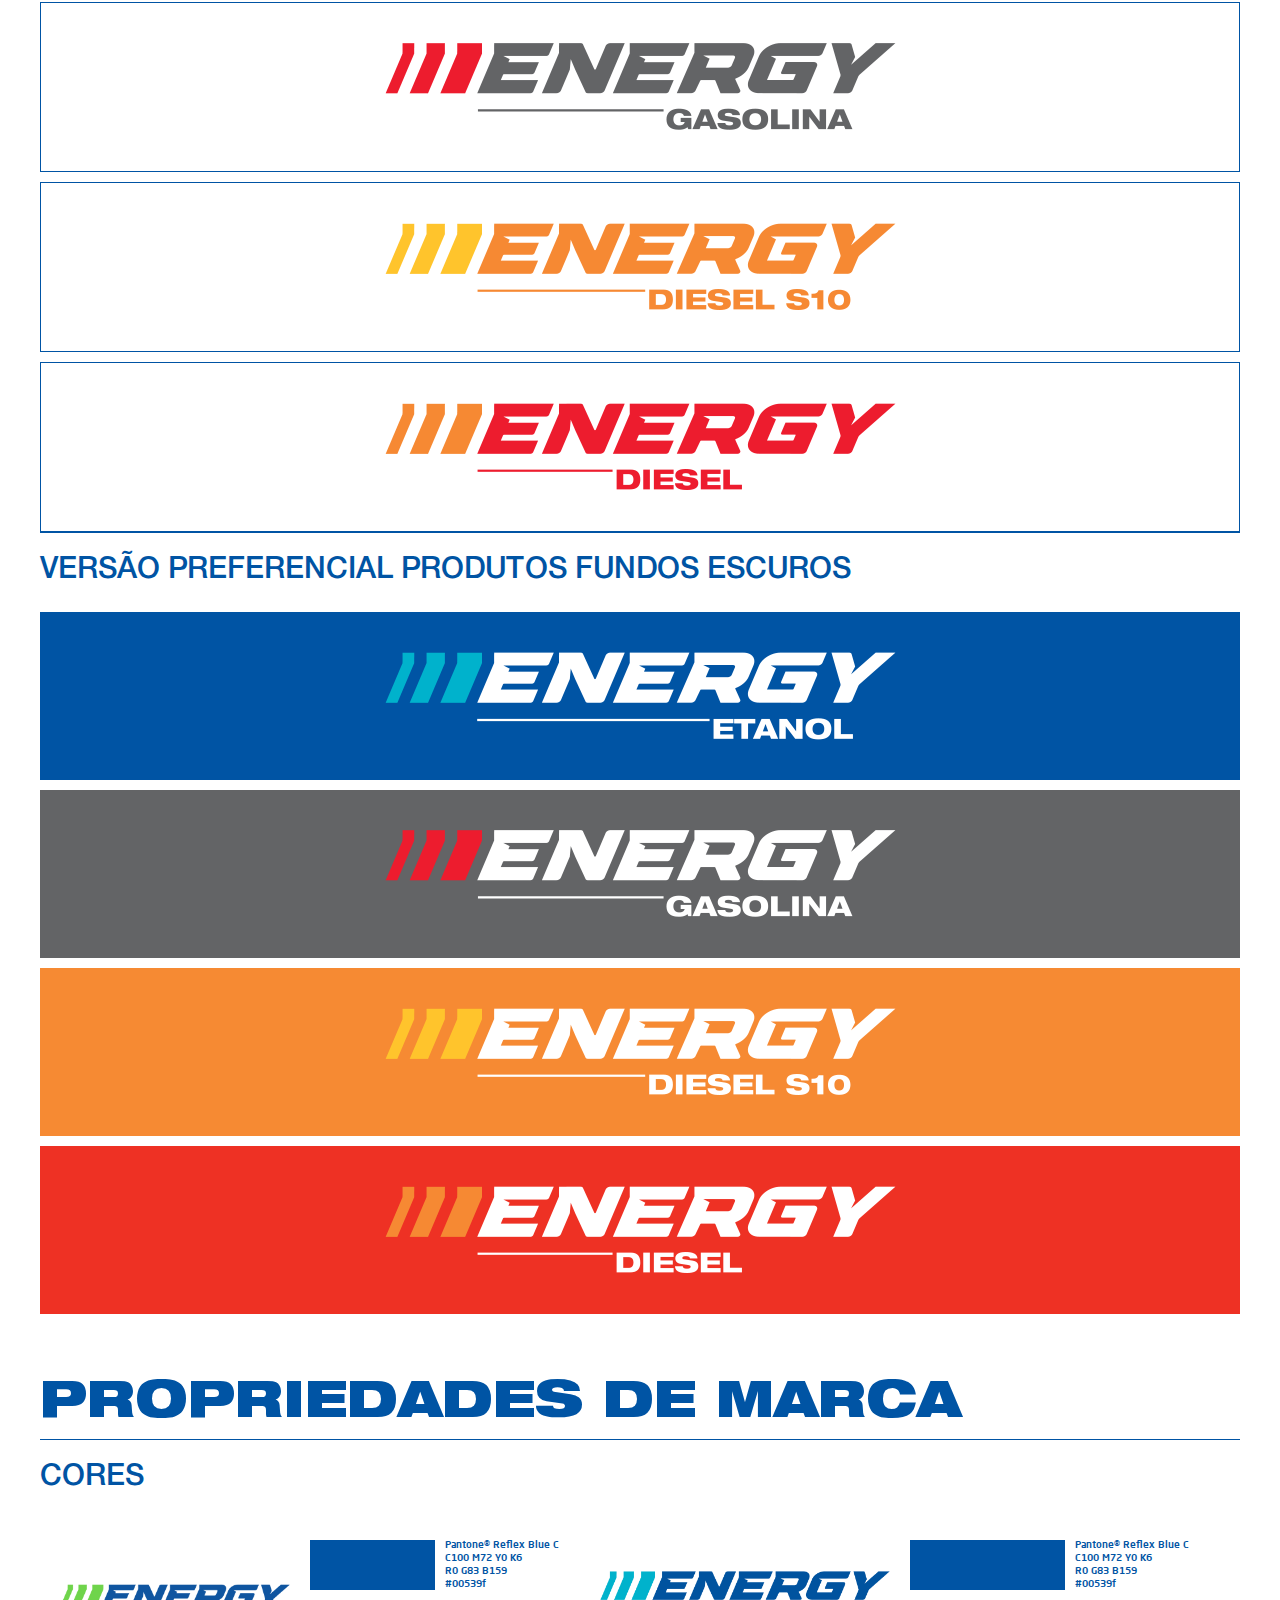
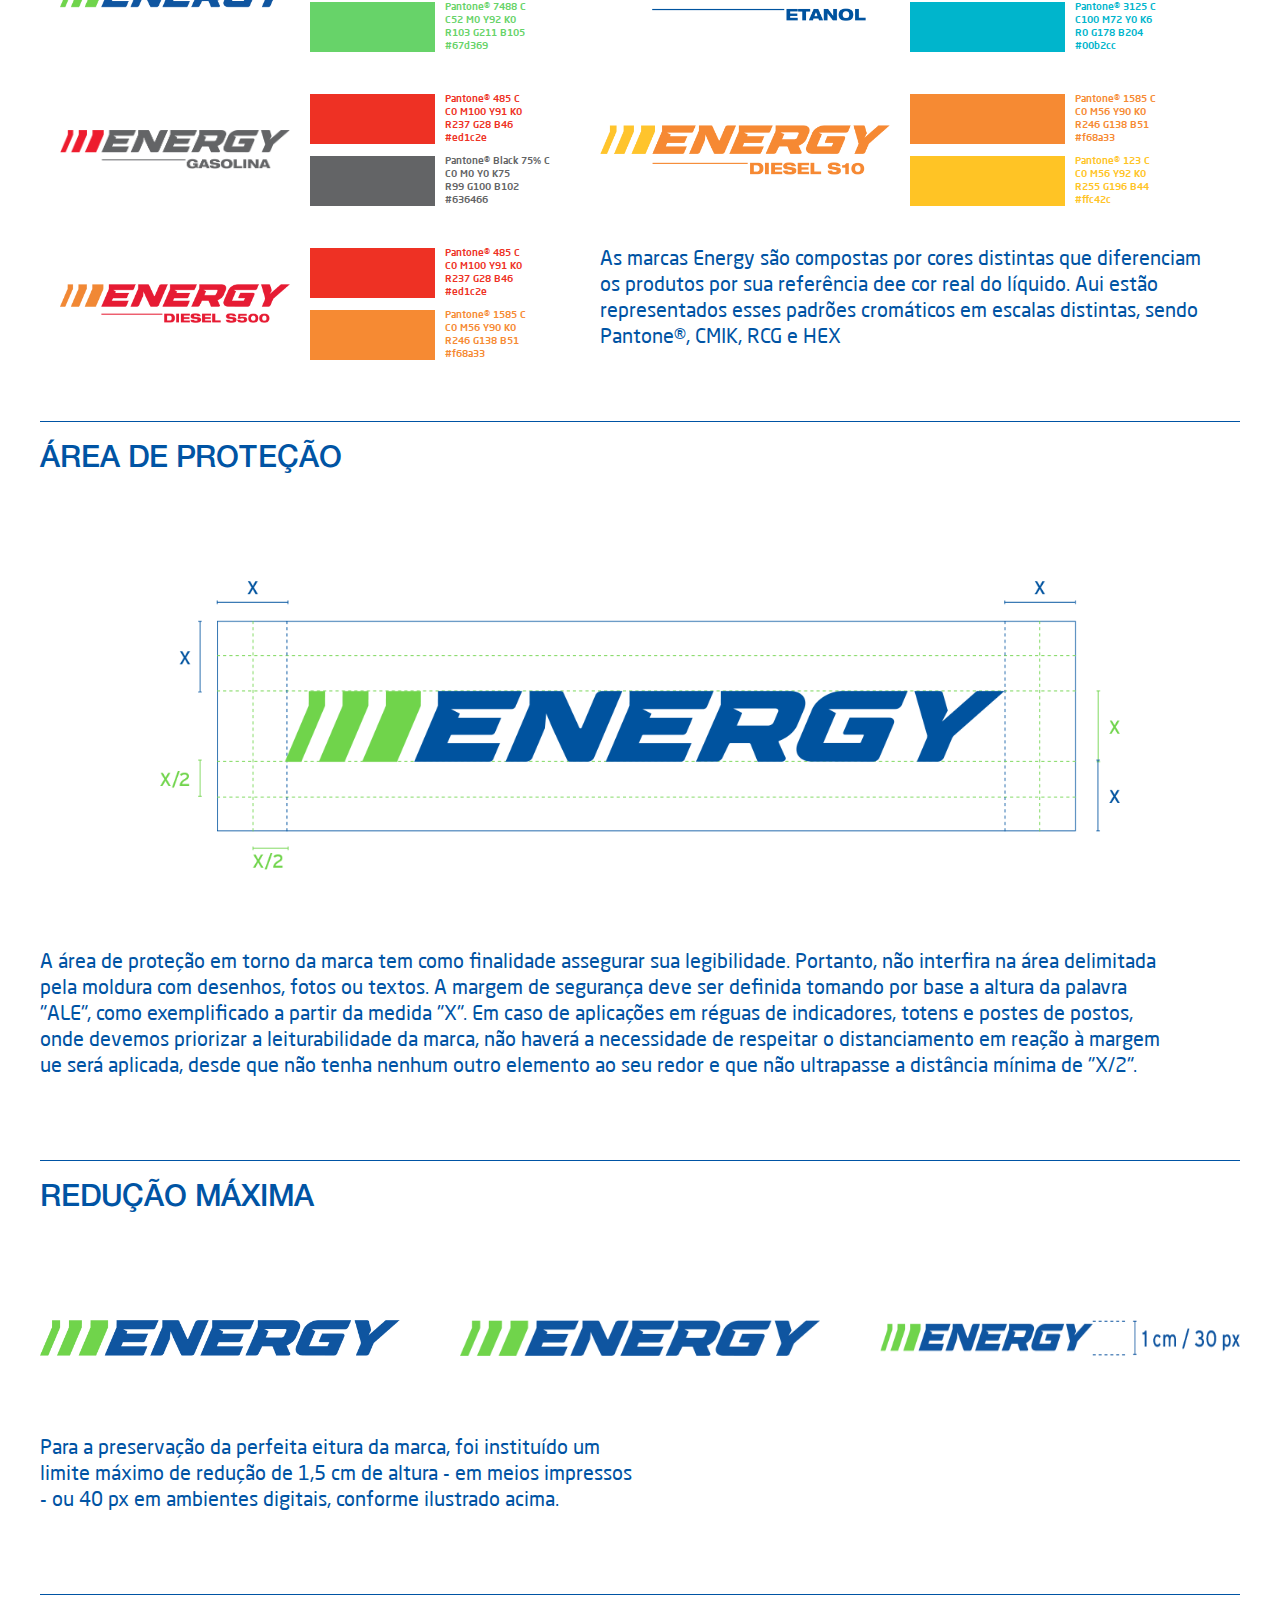
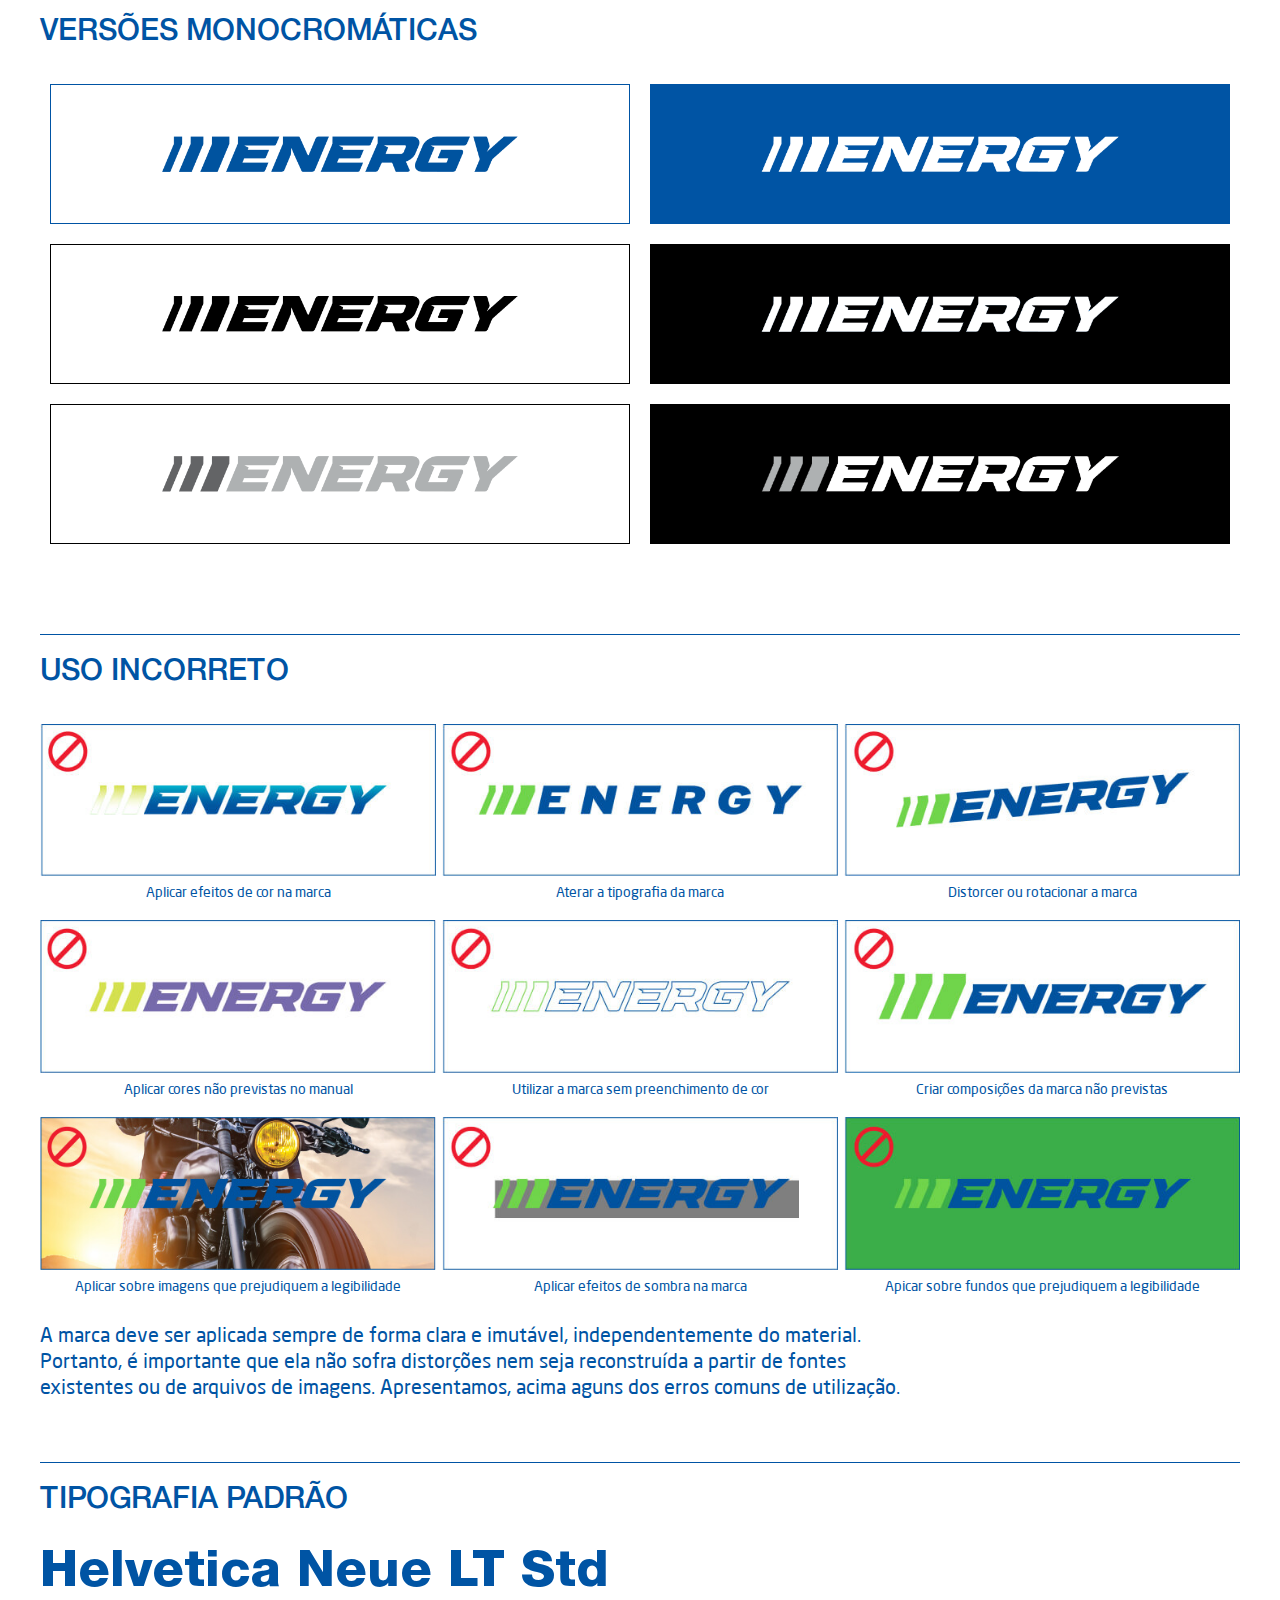
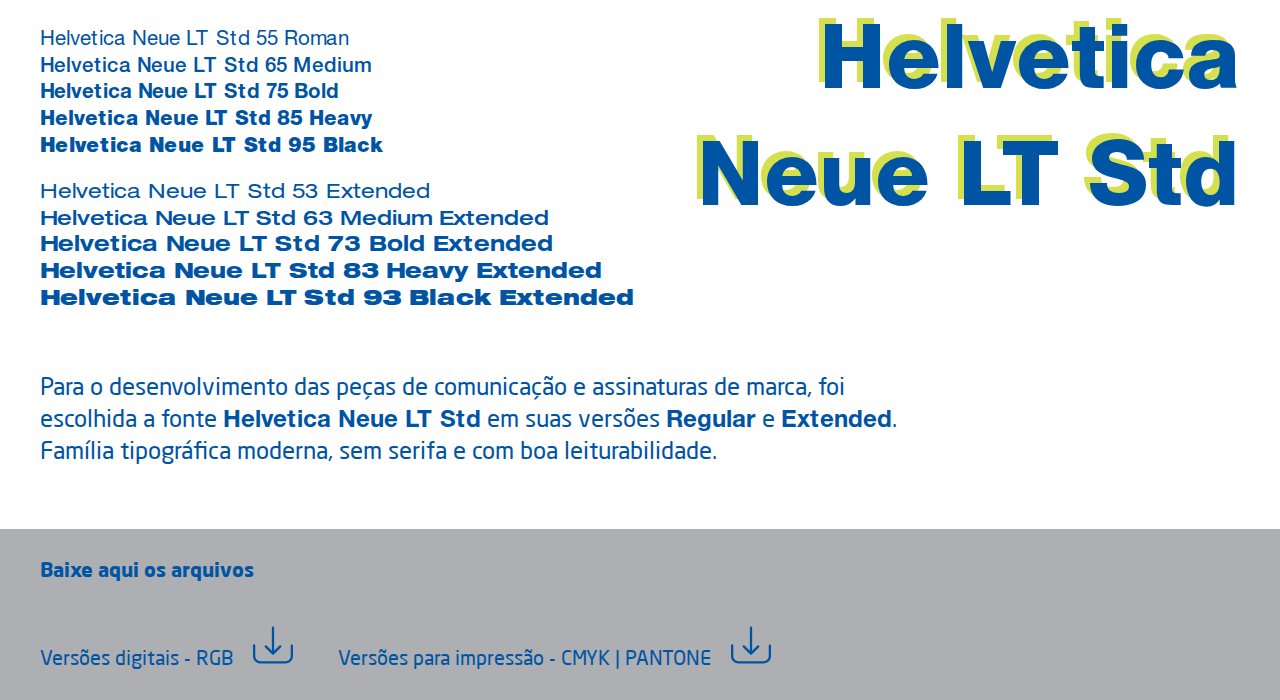
<file: energy.html>
<!DOCTYPE html>
<html lang="pt-BR">
  <head>
    <meta charset="utf-8" />
    <meta name="viewport" content="width=device-width, initial-scale=1" />
    <meta name="theme-color" content="#222326" />
    <link rel="shortcut icon" href="https://assets.ale.com.br/app/themes/theme_postos_ale/images/favicon.png" type="image/x-icon">
    <link rel="icon" type="image/png" sizes="16x16" href="#" />
    <title>Guia de Marca - ALE</title>
    <link rel="preconnect" href="https://fonts.googleapis.com">
    <link rel="preconnect" href="https://fonts.gstatic.com" crossorigin>
    <link href="https://fonts.googleapis.com/css2?family=Lato:wght@300;400;700&display=swap" rel="stylesheet">
    <link rel="stylesheet" href="css/style.css" type="text/css" />
  </head>
  <body>
    <header class="main-navigation">
      <nav>
        <a href="index.html#main">
          <svg xmlns="http://www.w3.org/2000/svg" viewBox="0 0 424.098 424.098"><path d="M351.191 401.923H72.901a8.126 8.126 0 0 1-8.129-8.129V242.262l-56.664-.114a8.133 8.133 0 0 1-7.495-5.023 8.143 8.143 0 0 1 1.764-8.852L206.104 24.546c1.853-1.845 4.503-2.666 7.047-2.276a8.133 8.133 0 0 1 5.731 3.942l47.43 47.43V58.499a8.126 8.126 0 0 1 8.129-8.129h47.755a8.127 8.127 0 0 1 8.129 8.129v79.156l91.39 91.398a8.14 8.14 0 0 1 1.764 8.868 8.134 8.134 0 0 1-7.511 5.007h-.016l-56.64-.114v150.98a8.11 8.11 0 0 1-8.121 8.129zM81.03 385.666h262.033V234.67c0-2.162.854-4.235 2.39-5.755a8.13 8.13 0 0 1 5.739-2.374h.016l45.105.089-79.855-79.863a8.122 8.122 0 0 1-2.382-5.747V66.628h-31.498v26.645a8.13 8.13 0 0 1-5.015 7.511 8.104 8.104 0 0 1-8.86-1.764l-57.038-57.038-183.95 183.95 45.203.089a8.123 8.123 0 0 1 8.112 8.129v151.516z"/></svg>
        </a>
        <a onclick="toggleModalVisibility()">
          <svg xmlns="http://www.w3.org/2000/svg" viewBox="0 0 16 16"><path d="M16 5H0V4h16v1zm0 8H0v-1h16v1zm0-4.008H0V8h16v.992z"/></svg>
        </a>
      </nav>
    </header>

    <div id="menu" class="menu">
      <button onclick="toggleModalVisibility()" type="button">
        <svg xmlns="http://www.w3.org/2000/svg"  viewBox="0 0 24 24" width="48px" height="48px"><path d="M 4.9902344 3.9902344 A 1.0001 1.0001 0 0 0 4.2929688 5.7070312 L 10.585938 12 L 4.2929688 18.292969 A 1.0001 1.0001 0 1 0 5.7070312 19.707031 L 12 13.414062 L 18.292969 19.707031 A 1.0001 1.0001 0 1 0 19.707031 18.292969 L 13.414062 12 L 19.707031 5.7070312 A 1.0001 1.0001 0 0 0 18.980469 3.9902344 A 1.0001 1.0001 0 0 0 18.292969 4.2929688 L 12 10.585938 L 5.7070312 4.2929688 A 1.0001 1.0001 0 0 0 4.9902344 3.9902344 z"/></svg>
      </button>
      
      <nav>
        <a href="logo.html">Logo</a>
        <a href="colors.html">Paleta de cores<a href="typography.html">Tipografia</a>
        <a href="vocabulary.html">Vocabulário gráfico</a>
        <a href="support.html">Elementos de apoio</a>
        <a href="images.html">Imagens</a>
        <a href="tone-voice.html">Tom de voz</a>
        <a href="energy.html">Energy</a>
        <a href="clube-ale.html">Clube ALE</a>
        <a href="services.html">Produtos e Serviços</a>
        <a href="inspirations.html">Inspirações</a>
      </nav>
    </div>

    <main data-page="energy">
      <section class="content">
        <div class="container">
          <div class="title">Marca</div>
          <div class="subtitle">Aplicação principal</div>
  
          <div class="logo-main">
            <img src="assets/images/energy-main-logo.png" alt="">
          </div>
  
          <p>
            A marca principal é composta por 2 (duas) cores, sendo o verde a cor de destaque.<br>
            Esta marca representa todo o guarda-chuva de marcas que compõem a cartela de produtos<br>
            do Energy. Assim, para comunicações gerais, devemos usar esta como referência.
          </p>
  
          <div class="subtitle">Aplicação preferencial</div>
  
          <div class="logo-preferential">
            <img src="assets/images/energy-preferential-logo.png" alt="">
          </div>
  
          <div class="preferential">
            <div class="logo-options">
              <span>Aplicação com cor de fundo</span>
  
              <div class="">
                <img src="assets/images/energy-main-logo.png" alt="">
              </div>
              <div>
                <img src="assets/images/energy-preferential-logo.png" alt="">
              </div>
              <div>
                <img src="assets/images/energy-main-logo-light.png" alt="">
              </div>
              <div>
                <img src="assets/images/energy-preferential-logo.png" alt="">
              </div>
            </div>
  
            <div>
              <span>Tagline de marca</span>
  
              <div>
                <img src="assets/images/energy-tagline-logo.png" alt="">
              </div>
            </div>
          </div>
  
          <div class="subtitle">Versão produtos</div>

          <div class="logo-products">
            <div>
              <img src="assets/images/energy-etanol-logo.png" alt="">
            </div>
            <div>
              <img src="assets/images/energy-gasolina-logo.png" alt="">
            </div>
            <div>
              <img src="assets/images/energy-diesel-s10-logo.png" alt="">
            </div>
            <div>
              <img src="assets/images/energy-diesel-logo.png" alt="">
            </div>
          </div>

          <div class="subtitle no-border">Versão preferencial produtos fundos escuros</div>

          <div class="logo-products-bg">
            <div>
              <img src="assets/images/energy-etanol-logo-light.png" alt="">
            </div>
            <div>
              <img src="assets/images/energy-gasolina-logo-light.png" alt="">
            </div>
            <div>
              <img src="assets/images/energy-diesel-s10-logo-light.png" alt="">
            </div>
            <div>
              <img src="assets/images/energy-diesel-logo-light.png" alt="">
            </div>
          </div>

          <div class="title">Propriedades de marca</div>
          <div class="subtitle">Cores</div>

          <div class="properties">
            <div>
              <div>
                <img src="assets/images/energy-main-logo-inverse.png" alt="">
              </div>

              <div class="color-details">
                <div class="item dark-blue">
                  <div></div>
                  <p>
                    Pantone&reg; Reflex Blue C<br>
                    C100 M72 Y0 K6<br>
                    R0 G83 B159<br>
                    #00539f
                  </p>
                </div>

                <div class="item green">
                  <div></div>
                  <p>
                    Pantone&reg; 7488 C<br>
                    C52 M0 Y92 K0<br>
                    R103 G211 B105<br>
                    #67d369
                  </p>
                </div>
              </div>
            </div>

            <div>
              <div>
                <img src="assets/images/energy-etanol-logo.png" alt="">
              </div>

              <div class="color-details">
                <div class="item dark-blue">
                  <div></div>
                  <p>
                    Pantone&reg; Reflex Blue C<br>
                    C100 M72 Y0 K6<br>
                    R0 G83 B159<br>
                    #00539f
                  </p>
                </div>

                <div class="item light-blue">
                  <div></div>
                  <p>
                    Pantone&reg; 3125 C<br>
                    C100 M72 Y0 K6<br>
                    R0 G178 B204<br>
                    #00b2cc
                  </p>
                </div>
              </div>
            </div>

            <div>
              <div>
                <img src="assets/images/energy-gasolina-logo.png" alt="">
              </div>

              <div class="color-details">
                <div class="item red">
                  <div></div>
                  <p>
                    Pantone&reg; 485 C<br>
                    C0 M100 Y91 K0<br>
                    R237 G28 B46<br>
                    #ed1c2e
                  </p>
                </div>

                <div class="item energy-gray">
                  <div></div>
                  <p>
                    Pantone&reg; Black 75% C<br>
                    C0 M0 Y0 K75<br>
                    R99 G100 B102<br>
                    #636466
                  </p>
                </div>
              </div>
            </div>

            <div>
              <div>
                <img src="assets/images/energy-diesel-s10-logo.png" alt="">
              </div>

              <div class="color-details">
                <div class="item orange">
                  <div></div>
                  <p>
                    Pantone&reg; 1585 C<br>
                    C0 M56 Y90 K0<br>
                    R246 G138 B51<br>
                    #f68a33
                  </p>
                </div>

                <div class="item light-orange">
                  <div></div>
                  <p>
                    Pantone&reg; 123 C<br>
                    C0 M56 Y92 K0<br>
                    R255 G196 B44<br>
                    #ffc42c
                  </p>
                </div>
              </div>
            </div>

            <div>
              <div>
                <img src="assets/images/energy-diesel-s500-logo.png" alt="">
              </div>

              <div class="color-details">
                <div class="item red">
                  <div></div>
                  <p>
                    Pantone&reg; 485 C<br>
                    C0 M100 Y91 K0<br>
                    R237 G28 B46<br>
                    #ed1c2e
                  </p>
                </div>

                <div class="item orange">
                  <div></div>
                  <p>
                    Pantone&reg; 1585 C<br>
                    C0 M56 Y90 K0<br>
                    R246 G138 B51<br>
                    #f68a33
                  </p>
                </div>
              </div>
            </div>

            <div>
              <p>
                As marcas Energy são compostas por cores distintas que diferenciam os produtos por sua referência dee cor real do líquido. Aui estão representados esses padrões cromáticos em escalas distintas, sendo Pantone&reg;, CMIK, RCG e HEX
              </p>
            </div>
          </div>

          <div class="subtitle">Área de proteção</div>

          <div class="logo-protection">
            <img src="assets/images/energy-protection-logo.png" alt="">

            <p>A área de proteção em torno da marca tem como finalidade assegurar sua legibilidade. Portanto, não interfira na área delimitada pela moldura com desenhos, fotos ou textos. A margem de segurança deve ser definida tomando por base a altura da palavra "ALE", como exemplificado a partir da medida "X". Em caso de aplicações em réguas de indicadores, totens e postes de postos, onde devemos priorizar a leiturabilidade da marca, não haverá a necessidade de respeitar o distanciamento em reação à margem ue será aplicada, desde que não tenha nenhum outro elemento ao seu redor e que não ultrapasse a distância mínima de "X/2".</p>
          </div>

          <div class="subtitle">Redução máxima</div>

          <div class="reduction">
            <div>
              <img src="assets/images/energy-reduction1.png" alt="">
              <img src="assets/images/energy-reduction2.png" alt="">
              <img src="assets/images/energy-reduction3.png" alt="">
            </div>

            <p>
              Para a preservação da perfeita eitura da marca, foi instituído um limite máximo de redução de 1,5 cm de altura - em meios impressos - ou 40 px em ambientes digitais, conforme ilustrado acima.
            </p>
          </div>

          <div class="subtitle">Versões monocromáticas</div>

          <div class="logo-mono">
            <div>
              <img src="assets/images/energy-mono-logo1.png" alt="">
            </div>
            
            <div>
              <img src="assets/images/energy-mono-logo-light1.png" alt="">
            </div>

            <div>
              <img src="assets/images/energy-mono-logo2.png" alt="">
            </div>

            <div>
              <img src="assets/images/energy-mono-logo-light1.png" alt="">
            </div>

            <div>
              <img src="assets/images/energy-mono-logo3.png" alt="">
            </div>

            <div>
              <img src="assets/images/energy-mono-logo-light3.png" alt="">
            </div>
          </div>

          <div class="subtitle">Uso incorreto</div>

          <div class="incorrect">
            <div>
              <img src="assets/images/incorrect1.jpg" alt="">
              <span>Aplicar efeitos de cor na marca</span>
            </div>
            
            <div>
              <img src="assets/images/incorrect2.jpg" alt="">
              <span>Aterar a tipografia da marca</span>
            </div>

            <div>
              <img src="assets/images/incorrect3.jpg" alt="">
              <span>Distorcer ou rotacionar a marca</span>
            </div>

            <div>
              <img src="assets/images/incorrect4.jpg" alt="">
              <span>Aplicar cores não previstas no manual</span>
            </div>

            <div>
              <img src="assets/images/incorrect5.jpg" alt="">
              <span>Utilizar a marca sem preenchimento de cor</span>
            </div>

            <div>
              <img src="assets/images/incorrect6.jpg" alt="">
              <span>Criar composições da marca não previstas</span>
            </div>

            <div>
              <img src="assets/images/incorrect7.jpg" alt="">
              <span>Aplicar sobre imagens que prejudiquem a legibilidade</span>
            </div>

            <div>
              <img src="assets/images/incorrect8.jpg" alt="">
              <span>Aplicar efeitos de sombra na marca</span>
            </div>

            <div>
              <img src="assets/images/incorrect9.jpg" alt="">
              <span>Apicar sobre fundos que prejudiquem a legibilidade</span>
            </div>
          </div>

          <p>
            A marca deve ser aplicada sempre de forma clara e imutável, independentemente do material.<br>
            Portanto, é importante que ela não sofra distorções nem seja reconstruída a partir de fontes<br>
            existentes ou de arquivos de imagens. Apresentamos, acima aguns dos erros comuns de utilização.
          </p>

          <div class="subtitle">Tipografia padrão</div>

          <div class="typography">
            <div>
              <span>Helvetica Neue LT Std</span>
              <span>Helvetica Neue LT Std 55 Roman</span>
              <span>Helvetica Neue LT Std 65 Medium</span>
              <span>Helvetica Neue LT Std 75 Bold</span>
              <span>Helvetica Neue LT Std 85 Heavy</span>
              <span>Helvetica Neue LT Std 95 Black</span>
              <span>Helvetica Neue LT Std 53 Extended</span>
              <span>Helvetica Neue LT Std 63 Medium Extended</span>
              <span>Helvetica Neue LT Std 73 Bold Extended</span>
              <span>Helvetica Neue LT Std 83 Heavy Extended</span>
              <span>Helvetica Neue LT Std 93 Black Extended</span>
            </div>

            <div>
              <span>Helvetica Neue LT Std</span>
            </div>
          </div>

          <p>
            Para o desenvolvimento das peças de comunicação e assinaturas de marca, foi<br>
            escolhida a fonte <strong class="helvetica">Helvetica Neue LT Std</strong> em suas versões <strong>Regular</strong> e <strong>Extended</strong>.<br>
            Família tipográfica moderna, sem serifa e com boa leiturabilidade.
          </p>
        </div>

        <div class="download">
          <div class="container">
            <p>Baixe aqui os arquivos</p>
            <nav>
              <a href="">
                Versões digitais<span class="noMobile"> - RGB</span>
                <svg xmlns="http://www.w3.org/2000/svg" xml:space="preserve" style="enable-background:new 0 0 471.2 471.2" viewBox="0 0 471.2 471.2"><path d="M457.7 230.15c-7.5 0-13.5 6-13.5 13.5v122.8c0 33.4-27.2 60.5-60.5 60.5H87.5c-33.4 0-60.5-27.2-60.5-60.5v-124.8c0-7.5-6-13.5-13.5-13.5s-13.5 6-13.5 13.5v124.8c0 48.3 39.3 87.5 87.5 87.5h296.2c48.3 0 87.5-39.3 87.5-87.5v-122.8c0-7.4-6-13.5-13.5-13.5z"/><path d="M226.1 346.75c2.6 2.6 6.1 4 9.5 4s6.9-1.3 9.5-4l85.8-85.8c5.3-5.3 5.3-13.8 0-19.1-5.3-5.3-13.8-5.3-19.1 0l-62.7 62.8V30.75c0-7.5-6-13.5-13.5-13.5s-13.5 6-13.5 13.5v273.9l-62.8-62.8c-5.3-5.3-13.8-5.3-19.1 0-5.3 5.3-5.3 13.8 0 19.1l85.9 85.8z"/></svg>
              </a>
              <a href="">
                Versões para impressão<span class="noMobile"> - CMYK | PANTONE</span>
                <svg xmlns="http://www.w3.org/2000/svg" xml:space="preserve" style="enable-background:new 0 0 471.2 471.2" viewBox="0 0 471.2 471.2"><path d="M457.7 230.15c-7.5 0-13.5 6-13.5 13.5v122.8c0 33.4-27.2 60.5-60.5 60.5H87.5c-33.4 0-60.5-27.2-60.5-60.5v-124.8c0-7.5-6-13.5-13.5-13.5s-13.5 6-13.5 13.5v124.8c0 48.3 39.3 87.5 87.5 87.5h296.2c48.3 0 87.5-39.3 87.5-87.5v-122.8c0-7.4-6-13.5-13.5-13.5z"/><path d="M226.1 346.75c2.6 2.6 6.1 4 9.5 4s6.9-1.3 9.5-4l85.8-85.8c5.3-5.3 5.3-13.8 0-19.1-5.3-5.3-13.8-5.3-19.1 0l-62.7 62.8V30.75c0-7.5-6-13.5-13.5-13.5s-13.5 6-13.5 13.5v273.9l-62.8-62.8c-5.3-5.3-13.8-5.3-19.1 0-5.3 5.3-5.3 13.8 0 19.1l85.9 85.8z"/></svg>
              </a>
            </nav>
          </div>
        </div>
      </section>
    </main>
  </body>
</html>
<script src="js/main.js" defer></script>
</file>
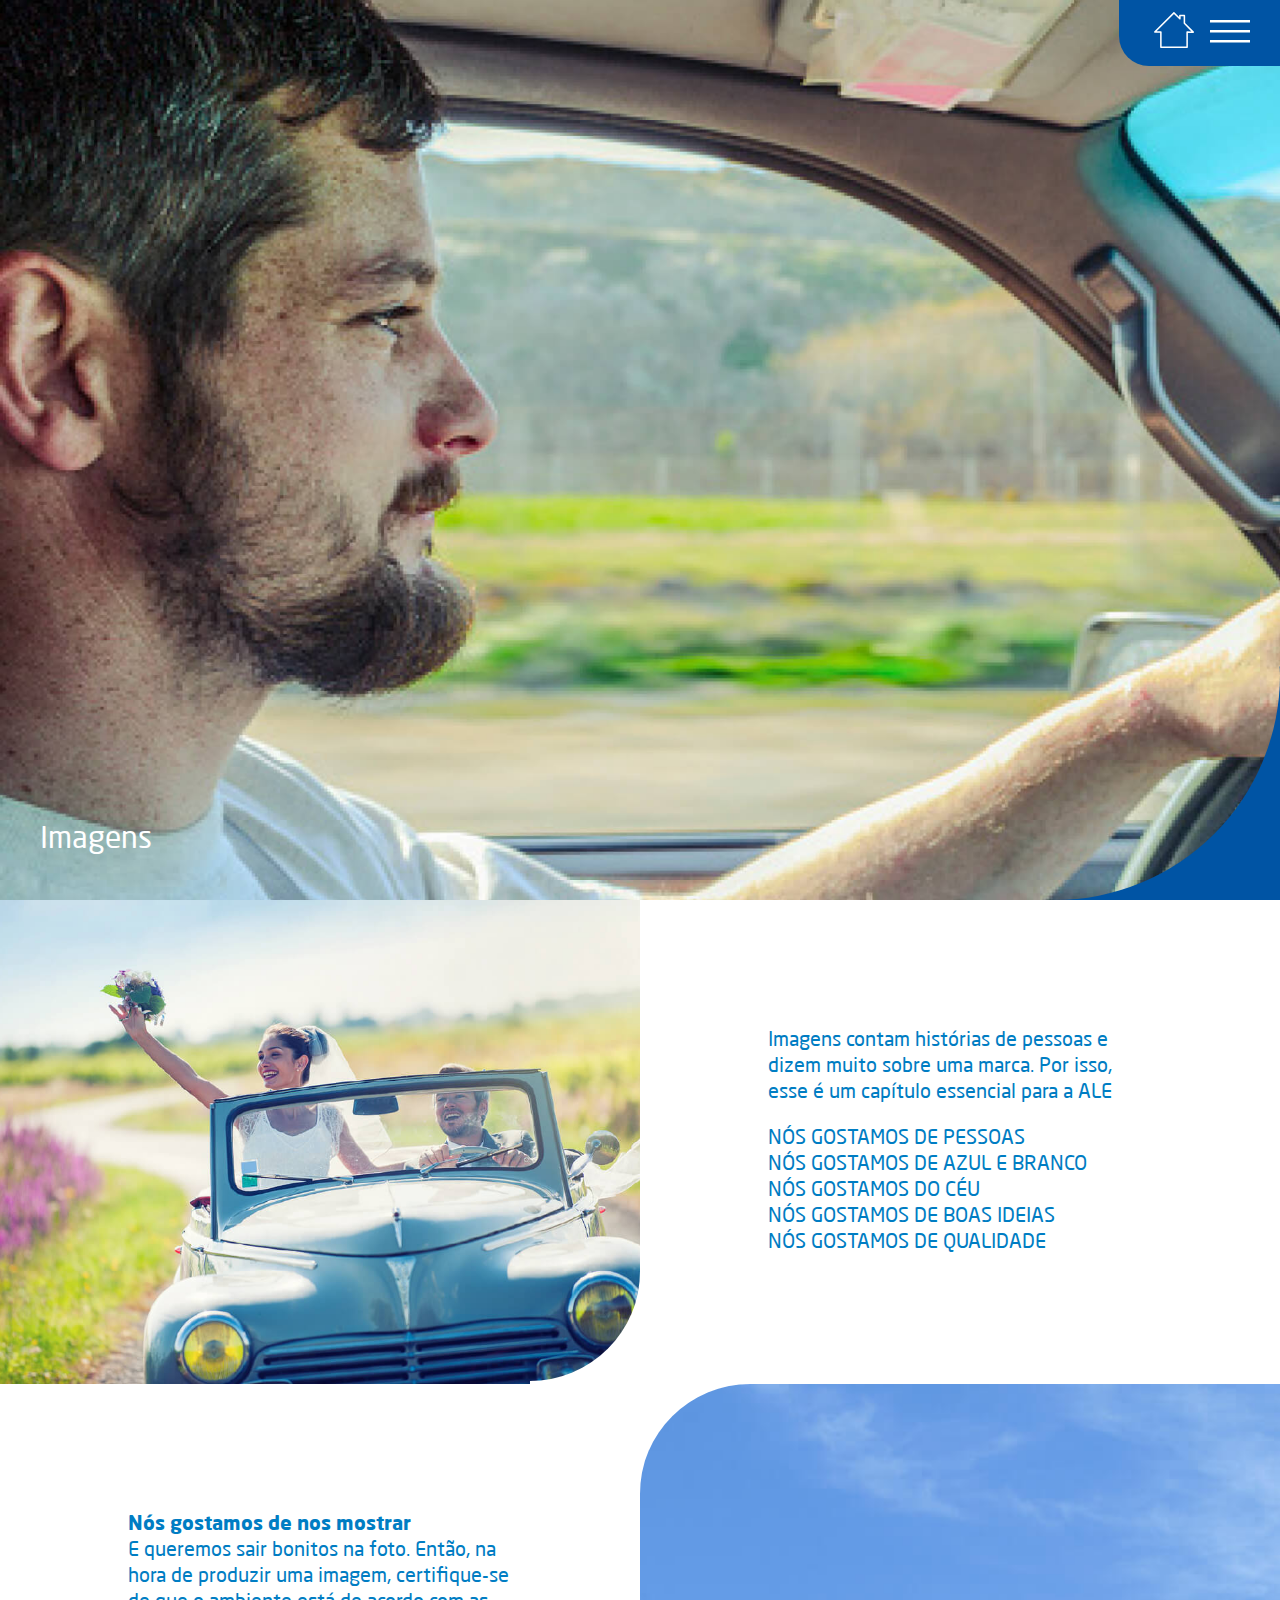
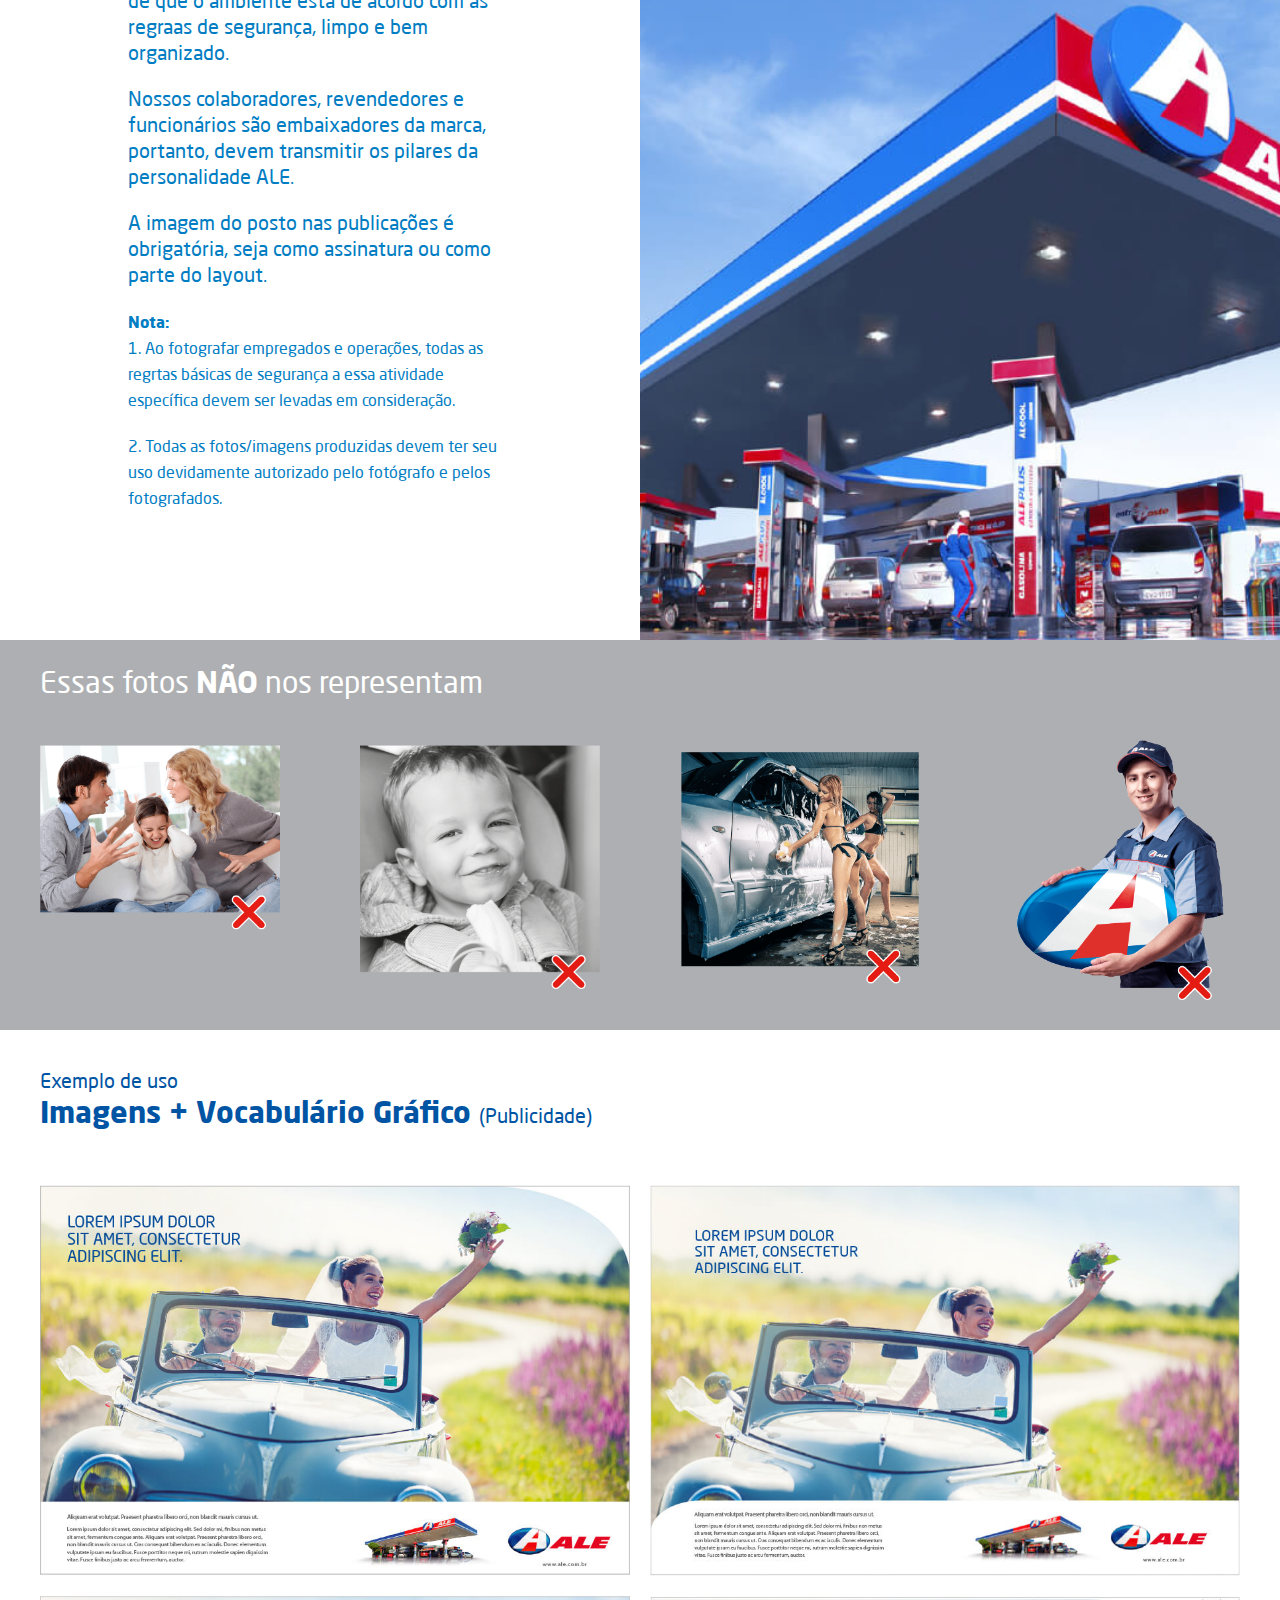
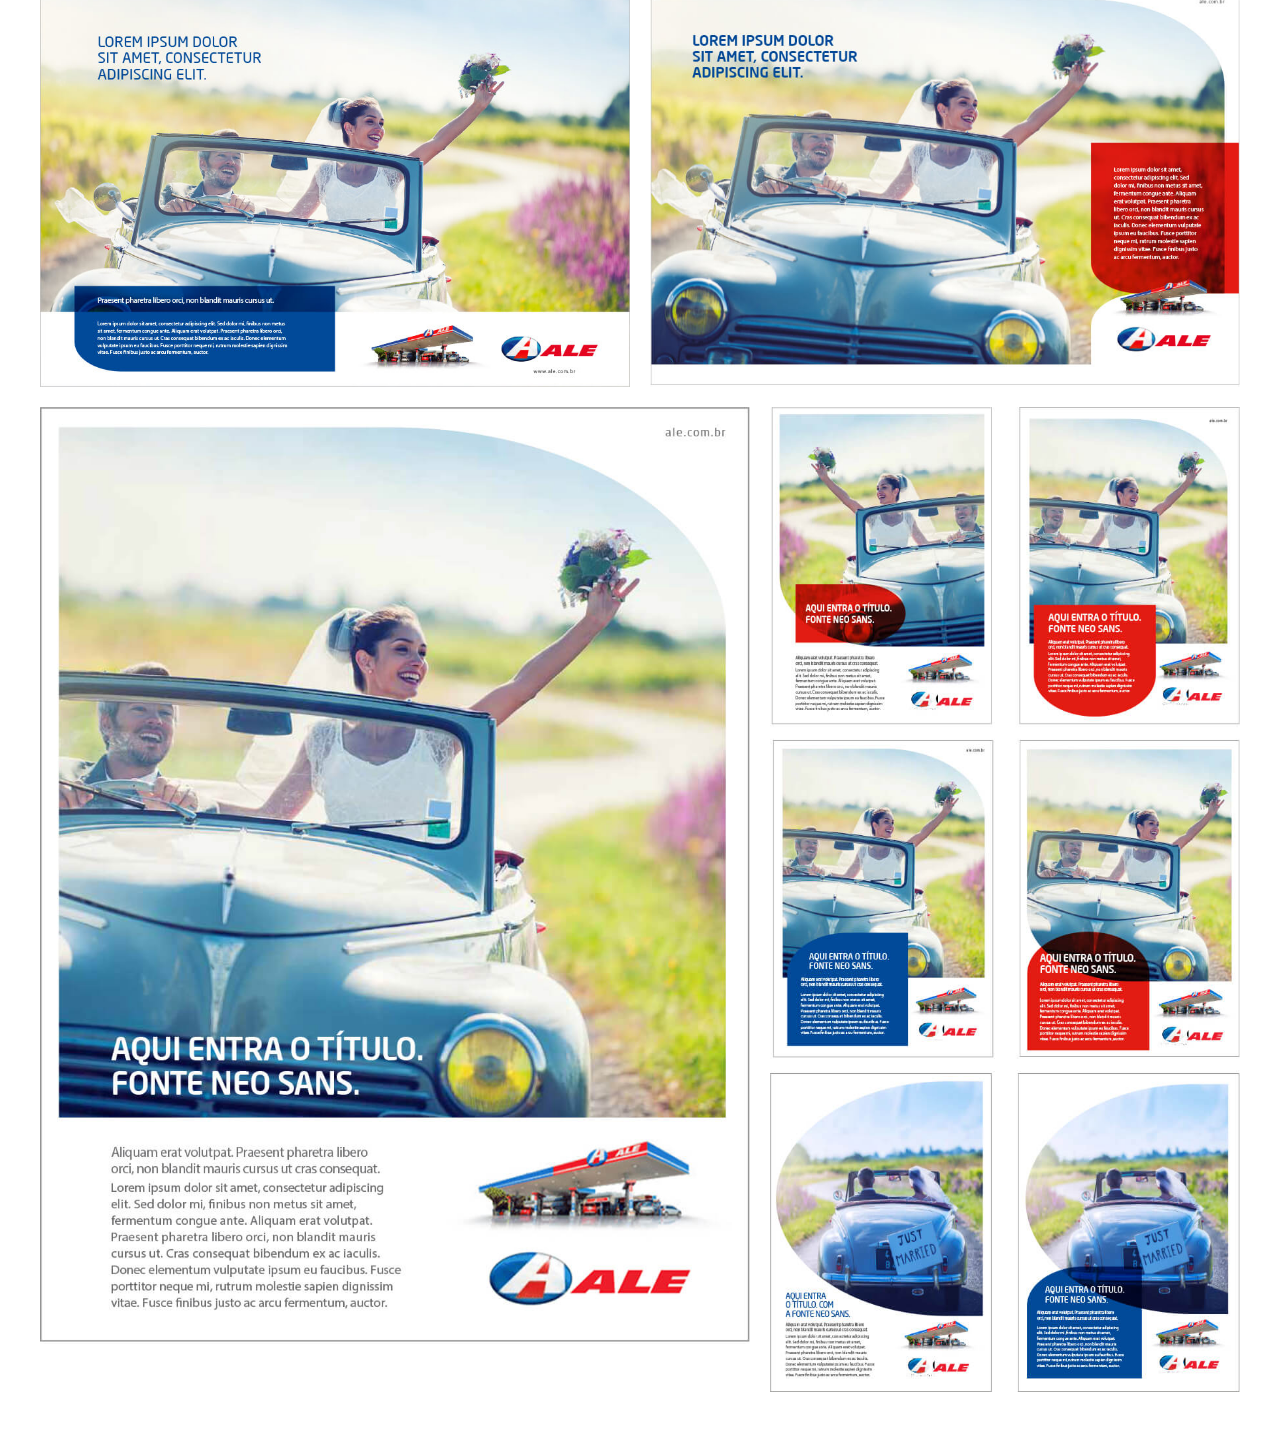
<file: images.html>
<!DOCTYPE html>
<html lang="pt-BR">
  <head>
    <meta charset="utf-8" />
    <meta name="viewport" content="width=device-width, initial-scale=1" />
    <meta name="theme-color" content="#222326" />
    <link rel="shortcut icon" href="https://assets.ale.com.br/app/themes/theme_postos_ale/images/favicon.png" type="image/x-icon">
    <link rel="icon" type="image/png" sizes="16x16" href="#" />
    <title>Guia de Marca - ALE</title>
    <link rel="preconnect" href="https://fonts.googleapis.com">
    <link rel="preconnect" href="https://fonts.gstatic.com" crossorigin>
    <link href="https://fonts.googleapis.com/css2?family=Lato:wght@300;400;700&display=swap" rel="stylesheet">
    <link rel="stylesheet" href="css/style.css" type="text/css" />
  </head>
  <body>
    <header class="main-navigation">
      <nav>
        <a href="index.html#main">
          <svg xmlns="http://www.w3.org/2000/svg" viewBox="0 0 424.098 424.098"><path d="M351.191 401.923H72.901a8.126 8.126 0 0 1-8.129-8.129V242.262l-56.664-.114a8.133 8.133 0 0 1-7.495-5.023 8.143 8.143 0 0 1 1.764-8.852L206.104 24.546c1.853-1.845 4.503-2.666 7.047-2.276a8.133 8.133 0 0 1 5.731 3.942l47.43 47.43V58.499a8.126 8.126 0 0 1 8.129-8.129h47.755a8.127 8.127 0 0 1 8.129 8.129v79.156l91.39 91.398a8.14 8.14 0 0 1 1.764 8.868 8.134 8.134 0 0 1-7.511 5.007h-.016l-56.64-.114v150.98a8.11 8.11 0 0 1-8.121 8.129zM81.03 385.666h262.033V234.67c0-2.162.854-4.235 2.39-5.755a8.13 8.13 0 0 1 5.739-2.374h.016l45.105.089-79.855-79.863a8.122 8.122 0 0 1-2.382-5.747V66.628h-31.498v26.645a8.13 8.13 0 0 1-5.015 7.511 8.104 8.104 0 0 1-8.86-1.764l-57.038-57.038-183.95 183.95 45.203.089a8.123 8.123 0 0 1 8.112 8.129v151.516z"/></svg>
        </a>
        <a onclick="toggleModalVisibility()">
          <svg xmlns="http://www.w3.org/2000/svg" viewBox="0 0 16 16"><path d="M16 5H0V4h16v1zm0 8H0v-1h16v1zm0-4.008H0V8h16v.992z"/></svg>
        </a>
      </nav>
    </header>

    <div id="menu" class="menu">
      <button onclick="toggleModalVisibility()" type="button">
        <svg xmlns="http://www.w3.org/2000/svg"  viewBox="0 0 24 24" width="48px" height="48px"><path d="M 4.9902344 3.9902344 A 1.0001 1.0001 0 0 0 4.2929688 5.7070312 L 10.585938 12 L 4.2929688 18.292969 A 1.0001 1.0001 0 1 0 5.7070312 19.707031 L 12 13.414062 L 18.292969 19.707031 A 1.0001 1.0001 0 1 0 19.707031 18.292969 L 13.414062 12 L 19.707031 5.7070312 A 1.0001 1.0001 0 0 0 18.980469 3.9902344 A 1.0001 1.0001 0 0 0 18.292969 4.2929688 L 12 10.585938 L 5.7070312 4.2929688 A 1.0001 1.0001 0 0 0 4.9902344 3.9902344 z"/></svg>
      </button>
      
      <nav>
        <a href="logo.html">Logo</a>
        <a href="colors.html">Paleta de cores<a href="typography.html">Tipografia</a>
        <a href="vocabulary.html">Vocabulário gráfico</a>
        <a href="support.html">Elementos de apoio</a>
        <a href="images.html">Imagens</a>
        <a href="tone-voice.html">Tom de voz</a>
        <a href="energy.html">Energy</a>
        <a href="clube-ale.html">Clube ALE</a>
        <a href="services.html">Produtos e Serviços</a>
        <a href="inspirations.html">Inspirações</a>
      </nav>
    </div>

    <main data-page="images">
      <section id="main" class="main">
        <div class="container">
          <span>Imagens</span>
        </div>
      </section>

      <section class="content">
        <div class="image-text">
          <div>
            <img src="assets/images/wedding.jpg" alt="">
          </div>
  
          <div>
            <p>Imagens contam histórias de pessoas e dizem muito sobre uma marca. Por isso, esse é um capítulo essencial para a ALE</p>
            <p>
              NÓS GOSTAMOS DE PESSOAS<br>
              NÓS GOSTAMOS DE AZUL E BRANCO<br>
              NÓS GOSTAMOS DO CÉU<br>
              NÓS GOSTAMOS DE BOAS IDEIAS<br>
              NÓS GOSTAMOS DE QUALIDADE
            </p>
          </div>
        </div>
        
        <div class="image-text reverse">
          <div>
            <img src="assets/images/gas-station.jpg" alt="">
          </div>
  
          <div>
            <strong>Nós gostamos de nos mostrar</strong>
            <p>E queremos sair bonitos na foto. Então, na hora de produzir uma imagem, certifique-se de que o ambiente está de acordo com as regraas de segurança, limpo e bem organizado.</p>
            <p>Nossos colaboradores, revendedores e funcionários são embaixadores da marca, portanto, devem transmitir os pilares da personalidade ALE.</p>
            <p>A imagem do posto nas publicações é obrigatória, seja como assinatura ou como parte do layout.</p>
            <strong>
              <small>Nota:</small>
            </strong>
            <p>
              <small>1. Ao fotografar empregados e operações, todas as regrtas básicas de segurança a essa atividade específica devem ser levadas em consideração.</small>
            </p>
            <p>
              <small>2. Todas as fotos/imagens produzidas devem ter seu uso devidamente autorizado pelo fotógrafo e pelos fotografados.</small>
            </p>
          </div>
        </div>

        <div class="image-dont-todo">
          <p>Essas fotos <strong>não</strong> nos representam</p>
          <div>
            <img src="assets/images/image-not-todo1.png" alt="">
            <img src="assets/images/image-not-todo2.png" alt="">
            <img src="assets/images/image-not-todo3.png" alt="">
            <img src="assets/images/image-not-todo4.png" alt="">
          </div>
        </div>

        <div class="divider">
          <span>Exemplo de uso</span>
          <strong>Imagens + Vocabulário Gráfico <small>(Publicidade)</small></strong>
        </div>

        <div class="half-images">
          <img src="assets/images/news1.jpg" alt="">
          <img src="assets/images/news2.jpg" alt="">
          <img src="assets/images/news3.jpg" alt="">
          <img src="assets/images/news4.jpg" alt="">
        </div>

        <div class="group-images">
          <img src="assets/images/news5.jpg" alt="">
          <img src="assets/images/news6.jpg" alt="">
        </div>
      </section>
    </main>
  </body>
</html>
<script src="js/main.js" defer></script>
</file>
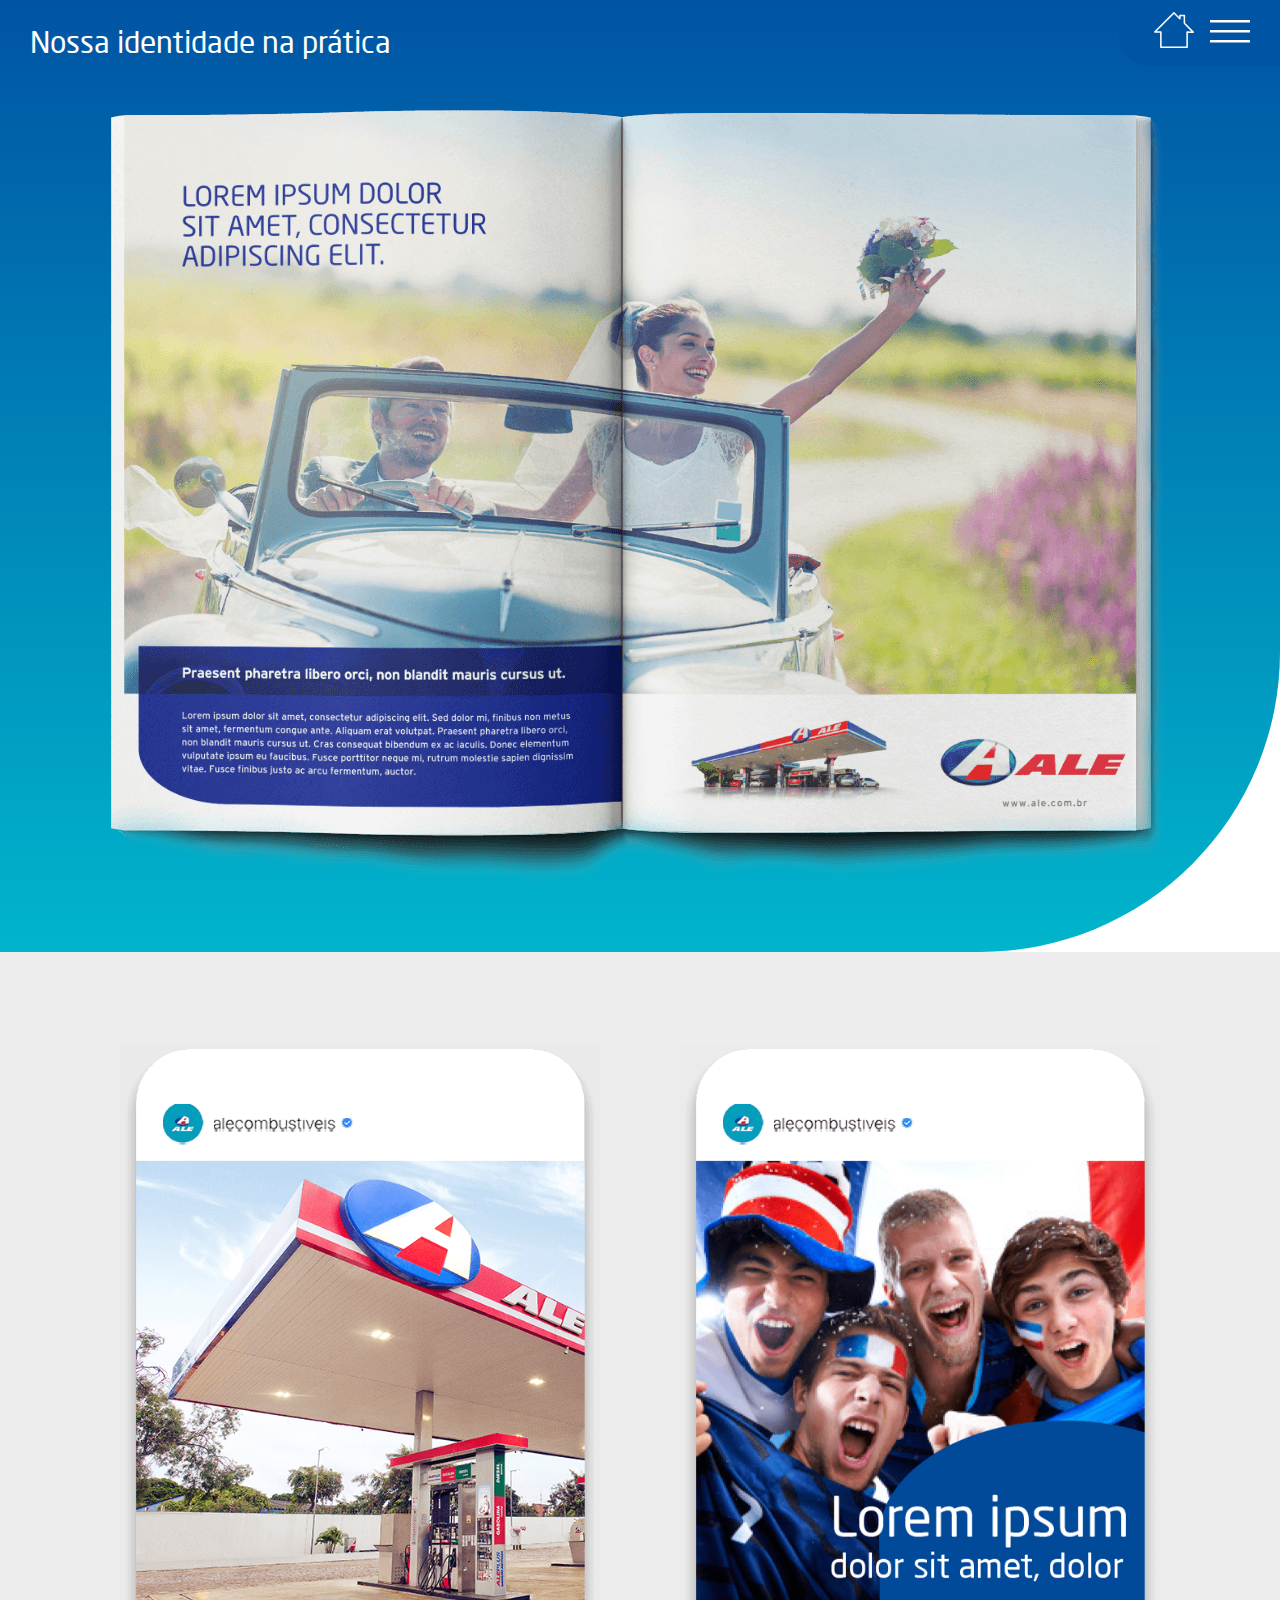
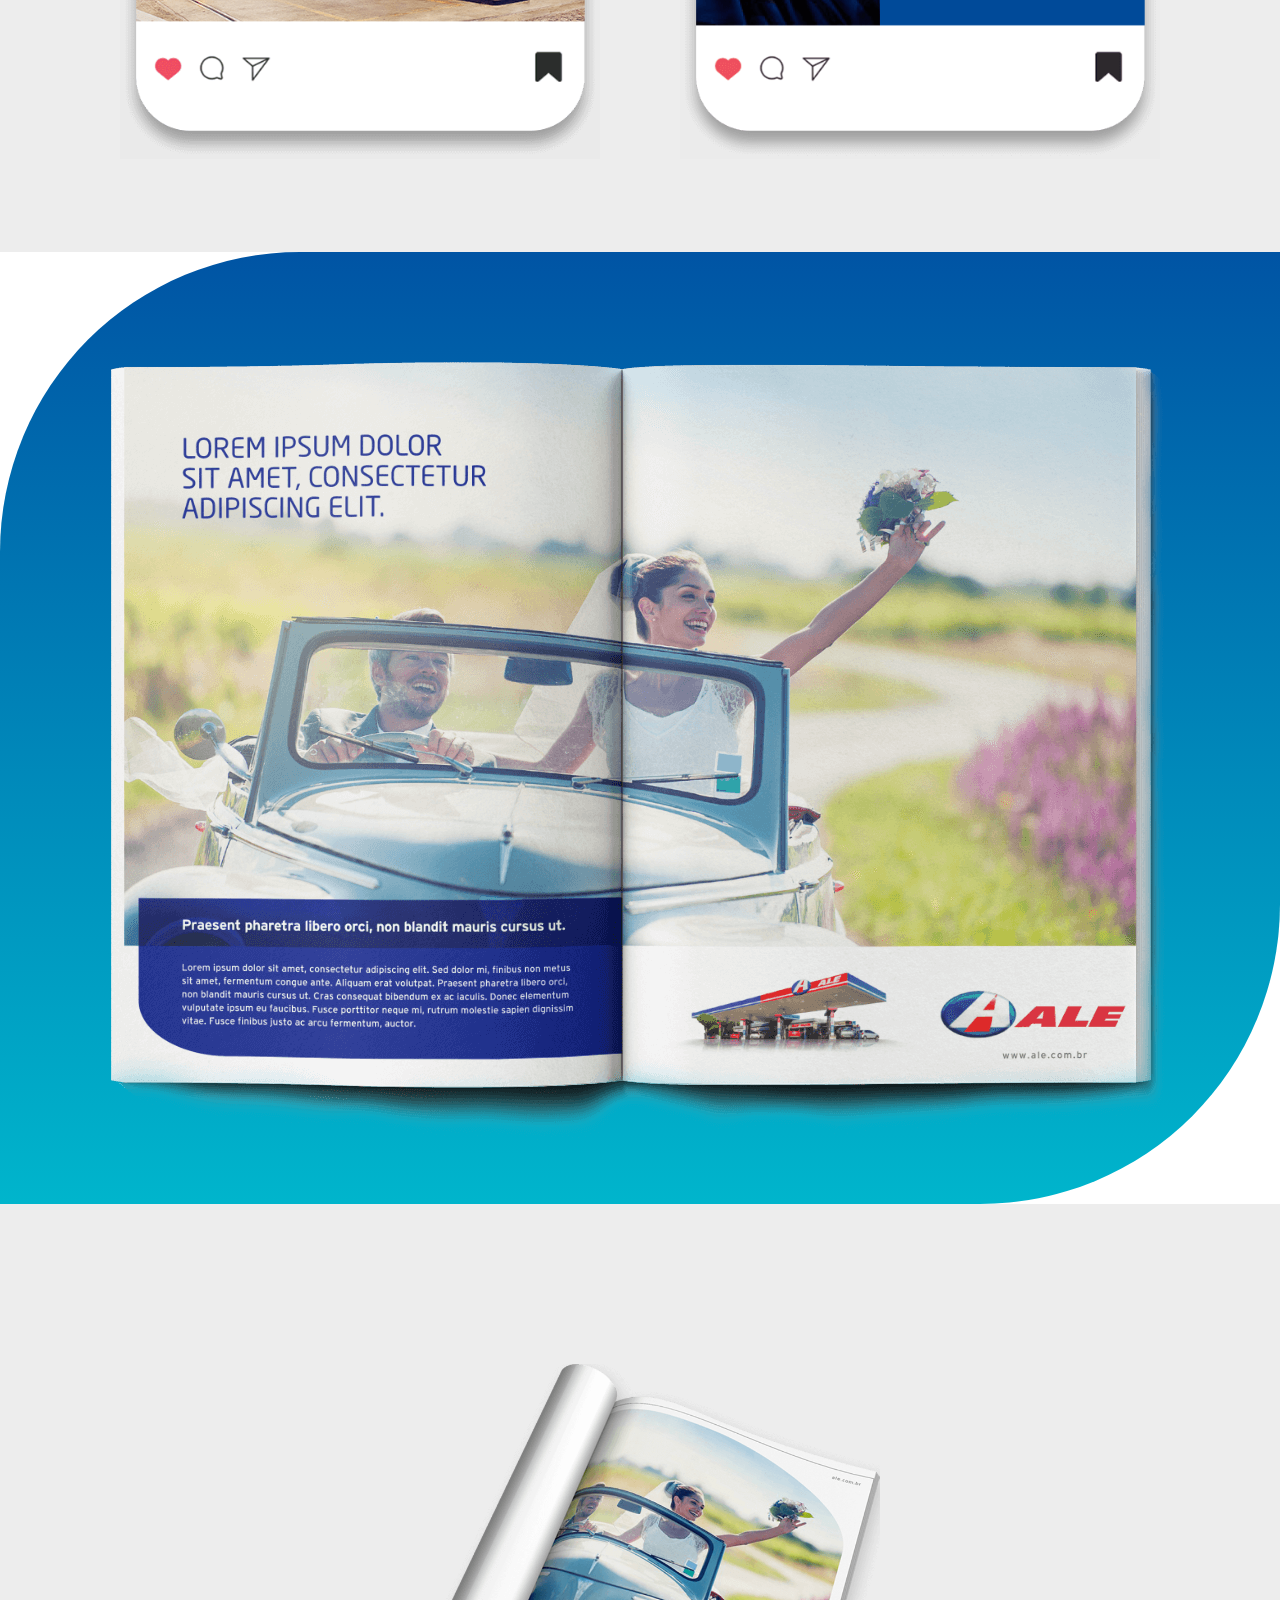
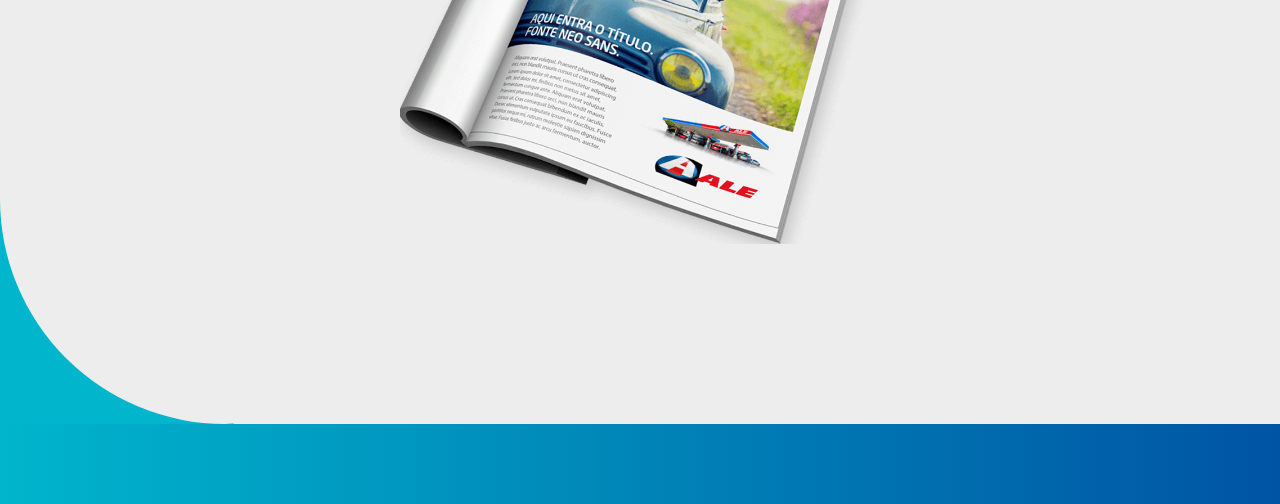
<file: inspirations.html>
<!DOCTYPE html>
<html lang="pt-BR">
  <head>
    <meta charset="utf-8" />
    <meta name="viewport" content="width=device-width, initial-scale=1" />
    <meta name="theme-color" content="#222326" />
    <link rel="shortcut icon" href="https://assets.ale.com.br/app/themes/theme_postos_ale/images/favicon.png" type="image/x-icon">
    <link rel="icon" type="image/png" sizes="16x16" href="#" />
    <title>Guia de Marca - ALE</title>
    <link rel="preconnect" href="https://fonts.googleapis.com">
    <link rel="preconnect" href="https://fonts.gstatic.com" crossorigin>
    <link href="https://fonts.googleapis.com/css2?family=Lato:wght@300;400;700&display=swap" rel="stylesheet">
    <link rel="stylesheet" href="css/style.css" type="text/css" />
  </head>
  <body>
    <header class="main-navigation">
      <nav>
        <a href="index.html#main">
          <svg xmlns="http://www.w3.org/2000/svg" viewBox="0 0 424.098 424.098"><path d="M351.191 401.923H72.901a8.126 8.126 0 0 1-8.129-8.129V242.262l-56.664-.114a8.133 8.133 0 0 1-7.495-5.023 8.143 8.143 0 0 1 1.764-8.852L206.104 24.546c1.853-1.845 4.503-2.666 7.047-2.276a8.133 8.133 0 0 1 5.731 3.942l47.43 47.43V58.499a8.126 8.126 0 0 1 8.129-8.129h47.755a8.127 8.127 0 0 1 8.129 8.129v79.156l91.39 91.398a8.14 8.14 0 0 1 1.764 8.868 8.134 8.134 0 0 1-7.511 5.007h-.016l-56.64-.114v150.98a8.11 8.11 0 0 1-8.121 8.129zM81.03 385.666h262.033V234.67c0-2.162.854-4.235 2.39-5.755a8.13 8.13 0 0 1 5.739-2.374h.016l45.105.089-79.855-79.863a8.122 8.122 0 0 1-2.382-5.747V66.628h-31.498v26.645a8.13 8.13 0 0 1-5.015 7.511 8.104 8.104 0 0 1-8.86-1.764l-57.038-57.038-183.95 183.95 45.203.089a8.123 8.123 0 0 1 8.112 8.129v151.516z"/></svg>
        </a>
        <a onclick="toggleModalVisibility()">
          <svg xmlns="http://www.w3.org/2000/svg" viewBox="0 0 16 16"><path d="M16 5H0V4h16v1zm0 8H0v-1h16v1zm0-4.008H0V8h16v.992z"/></svg>
        </a>
      </nav>
    </header>

    <div id="menu" class="menu">
      <button onclick="toggleModalVisibility()" type="button">
        <svg xmlns="http://www.w3.org/2000/svg"  viewBox="0 0 24 24" width="48px" height="48px"><path d="M 4.9902344 3.9902344 A 1.0001 1.0001 0 0 0 4.2929688 5.7070312 L 10.585938 12 L 4.2929688 18.292969 A 1.0001 1.0001 0 1 0 5.7070312 19.707031 L 12 13.414062 L 18.292969 19.707031 A 1.0001 1.0001 0 1 0 19.707031 18.292969 L 13.414062 12 L 19.707031 5.7070312 A 1.0001 1.0001 0 0 0 18.980469 3.9902344 A 1.0001 1.0001 0 0 0 18.292969 4.2929688 L 12 10.585938 L 5.7070312 4.2929688 A 1.0001 1.0001 0 0 0 4.9902344 3.9902344 z"/></svg>
      </button>
      
      <nav>
        <a href="logo.html">Logo</a>
        <a href="colors.html">Paleta de cores<a href="typography.html">Tipografia</a>
        <a href="vocabulary.html">Vocabulário gráfico</a>
        <a href="support.html">Elementos de apoio</a>
        <a href="images.html">Imagens</a>
        <a href="tone-voice.html">Tom de voz</a>
        <a href="energy.html">Energy</a>
        <a href="clube-ale.html">Clube ALE</a>
        <a href="services.html">Produtos e Serviços</a>
        <a href="inspirations.html">Inspirações</a>
      </nav>
    </div>

    <main data-page="inspirations">
      <section>
        <div class="magazine">
          <div class="container">
            <span class="tag">Nossa identidade na prática</span>
            <a href="inspirations.html">
              <img src="assets/images/book.png" alt="">
            </a>
          </div>
        </div>

        <div class="neutral posts">
          <div class="container">
            <img src="assets/images/post1.png" alt="">
            <img src="assets/images/post2.png" alt="">
          </div>
        </div>

        <div class="magazine additional-corner">
          <div class="container">
            <a href="inspirations.html">
              <img src="assets/images/book.png" alt="">
            </a>
          </div>
        </div>

        <div class="neutral end-page">
          <div class="container">
            <img src="assets/images/magazine.png" alt="">
          </div>
        </div>
      </section>
    </main>
  </body>
</html>
<script src="js/main.js" defer></script>
</file>
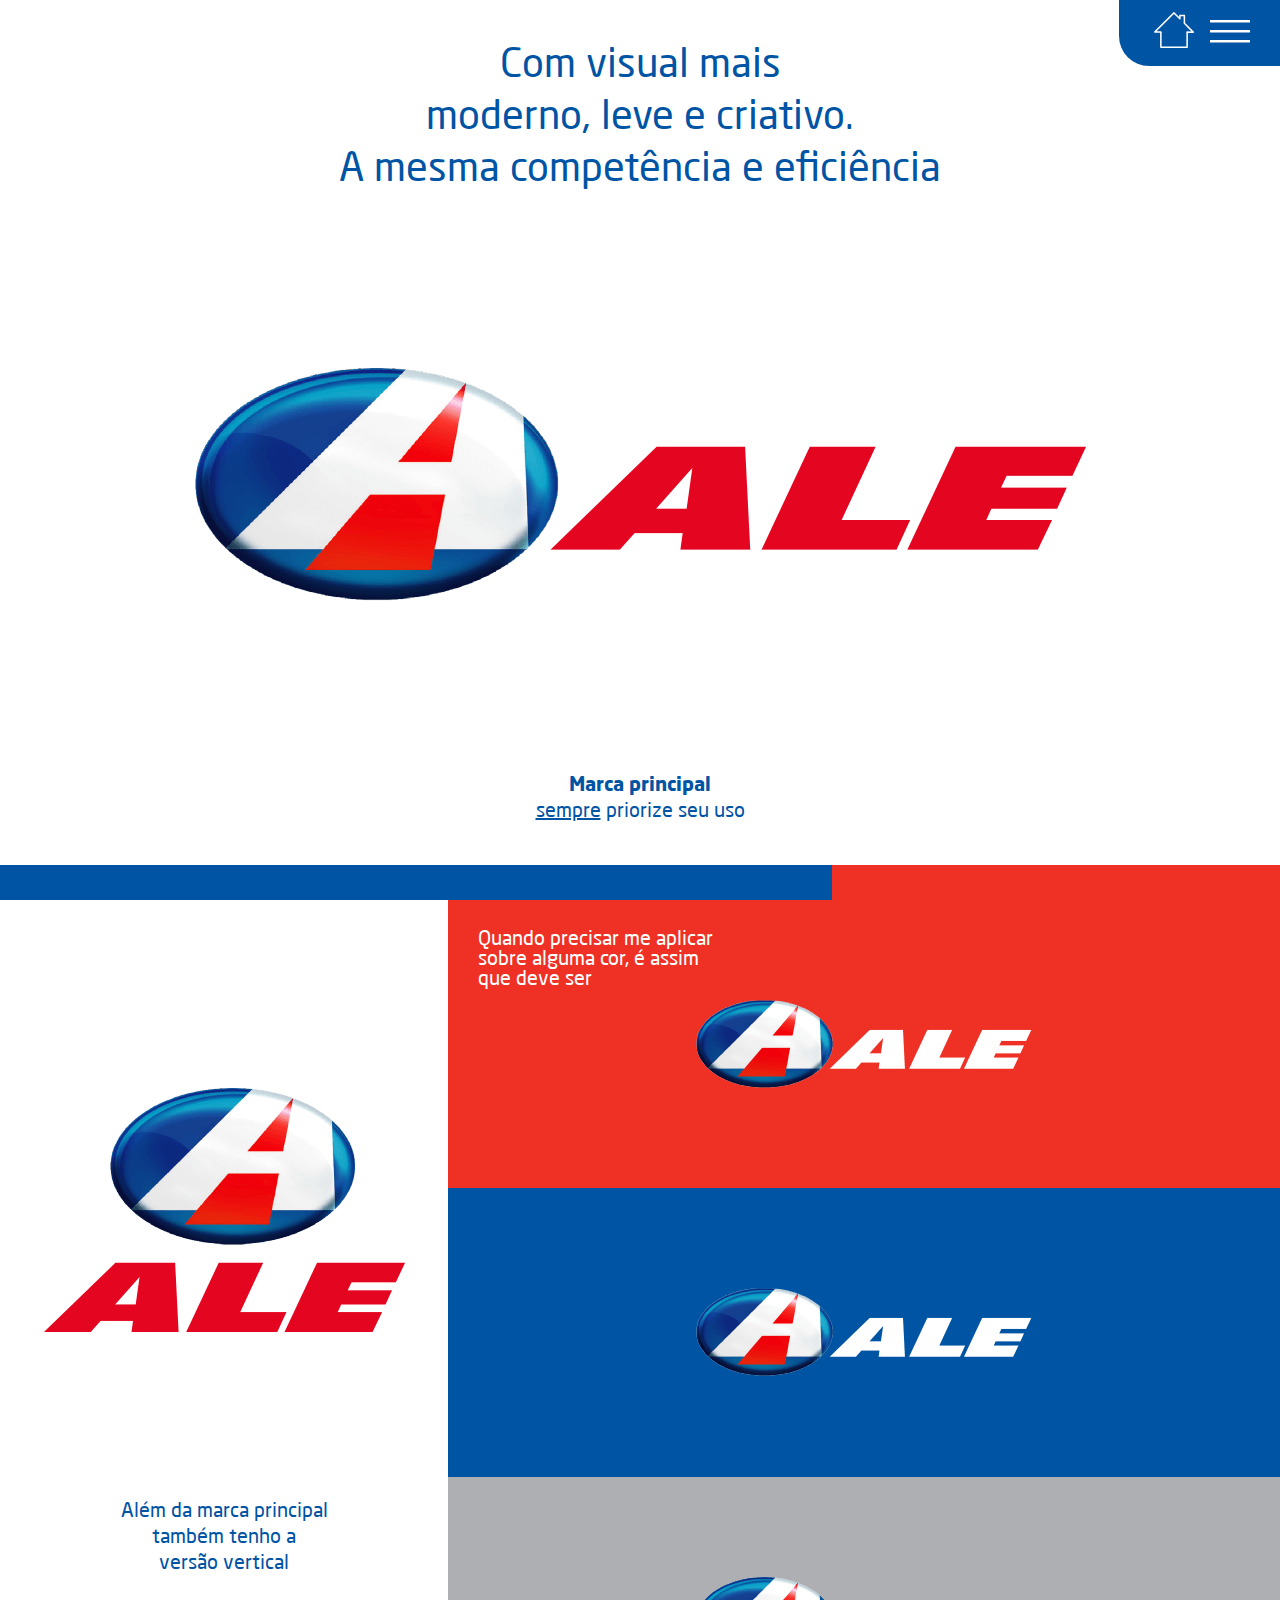
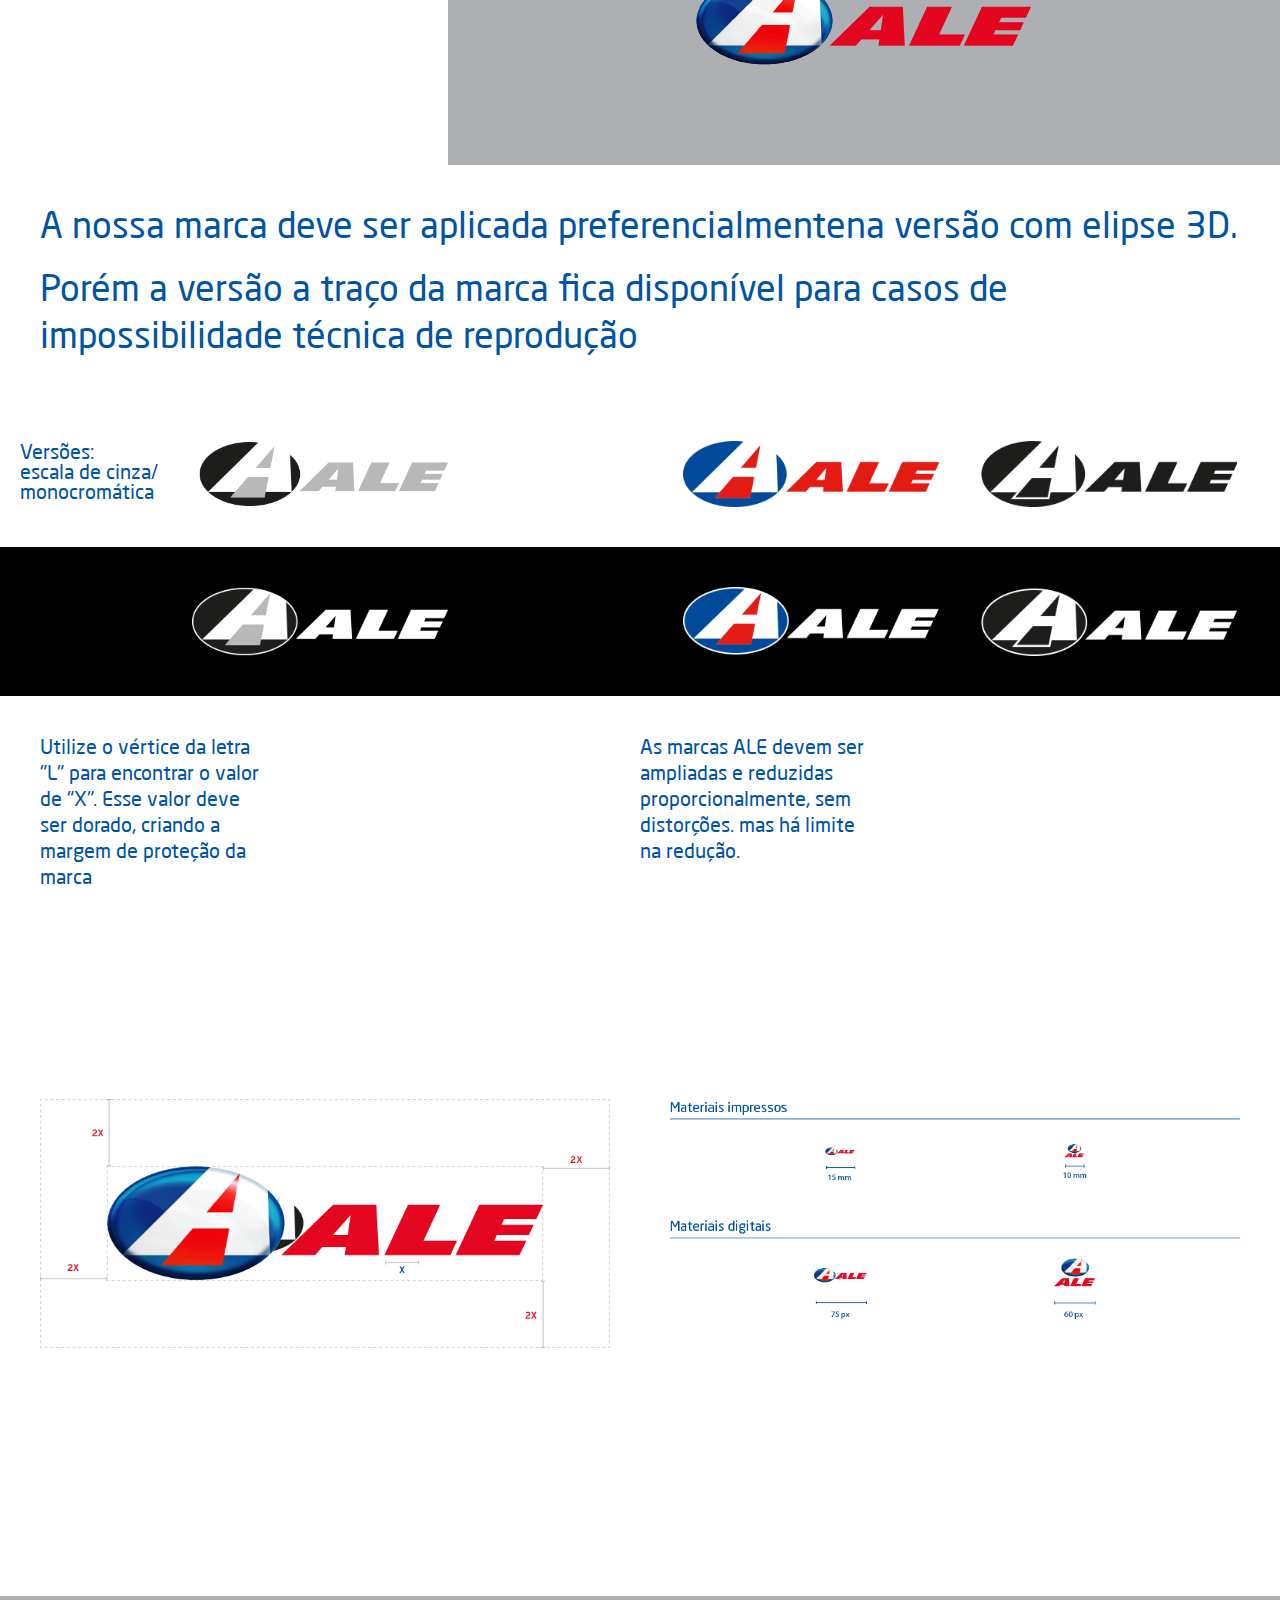
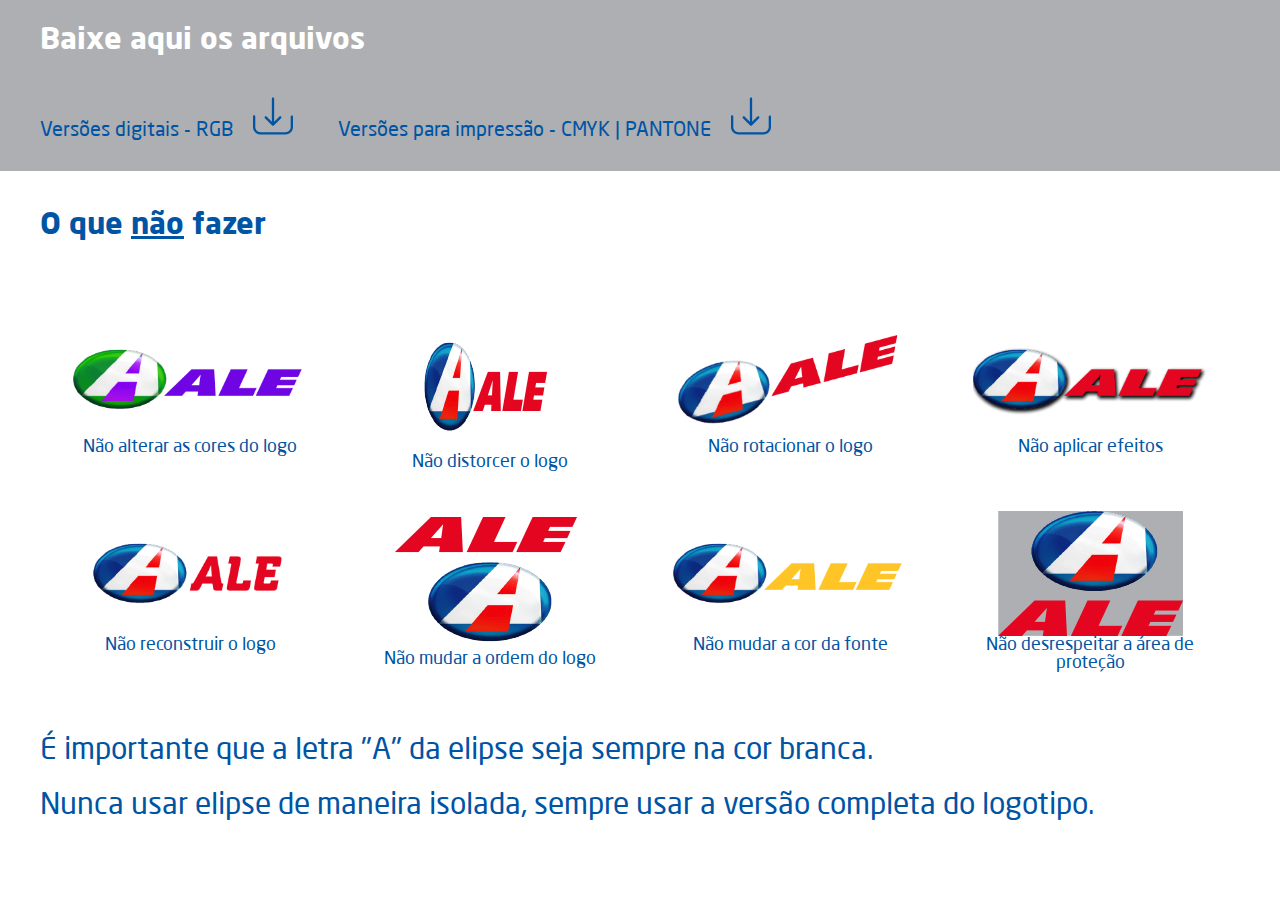
<file: logo.html>
<!DOCTYPE html>
<html lang="pt-BR">
  <head>
    <meta charset="utf-8" />
    <meta name="viewport" content="width=device-width, initial-scale=1" />
    <meta name="theme-color" content="#222326" />
    <link rel="shortcut icon" href="https://assets.ale.com.br/app/themes/theme_postos_ale/images/favicon.png" type="image/x-icon">
    <link rel="icon" type="image/png" sizes="16x16" href="#" />
    <title>Guia de Marca - ALE</title>
    <link rel="preconnect" href="https://fonts.googleapis.com">
    <link rel="preconnect" href="https://fonts.gstatic.com" crossorigin>
    <link href="https://fonts.googleapis.com/css2?family=Lato:wght@300;400;700&display=swap" rel="stylesheet">
    <link rel="stylesheet" href="css/style.css" type="text/css" />
  </head>
  <body>
    <header class="main-navigation">
      <nav>
        <a href="index.html#main">
          <svg xmlns="http://www.w3.org/2000/svg" viewBox="0 0 424.098 424.098"><path d="M351.191 401.923H72.901a8.126 8.126 0 0 1-8.129-8.129V242.262l-56.664-.114a8.133 8.133 0 0 1-7.495-5.023 8.143 8.143 0 0 1 1.764-8.852L206.104 24.546c1.853-1.845 4.503-2.666 7.047-2.276a8.133 8.133 0 0 1 5.731 3.942l47.43 47.43V58.499a8.126 8.126 0 0 1 8.129-8.129h47.755a8.127 8.127 0 0 1 8.129 8.129v79.156l91.39 91.398a8.14 8.14 0 0 1 1.764 8.868 8.134 8.134 0 0 1-7.511 5.007h-.016l-56.64-.114v150.98a8.11 8.11 0 0 1-8.121 8.129zM81.03 385.666h262.033V234.67c0-2.162.854-4.235 2.39-5.755a8.13 8.13 0 0 1 5.739-2.374h.016l45.105.089-79.855-79.863a8.122 8.122 0 0 1-2.382-5.747V66.628h-31.498v26.645a8.13 8.13 0 0 1-5.015 7.511 8.104 8.104 0 0 1-8.86-1.764l-57.038-57.038-183.95 183.95 45.203.089a8.123 8.123 0 0 1 8.112 8.129v151.516z"/></svg>
        </a>
        <a onclick="toggleModalVisibility()">
          <svg xmlns="http://www.w3.org/2000/svg" viewBox="0 0 16 16"><path d="M16 5H0V4h16v1zm0 8H0v-1h16v1zm0-4.008H0V8h16v.992z"/></svg>
        </a>
      </nav>
    </header>

    <div id="menu" class="menu">
      <button onclick="toggleModalVisibility()" type="button">
        <svg xmlns="http://www.w3.org/2000/svg"  viewBox="0 0 24 24" width="48px" height="48px"><path d="M 4.9902344 3.9902344 A 1.0001 1.0001 0 0 0 4.2929688 5.7070312 L 10.585938 12 L 4.2929688 18.292969 A 1.0001 1.0001 0 1 0 5.7070312 19.707031 L 12 13.414062 L 18.292969 19.707031 A 1.0001 1.0001 0 1 0 19.707031 18.292969 L 13.414062 12 L 19.707031 5.7070312 A 1.0001 1.0001 0 0 0 18.980469 3.9902344 A 1.0001 1.0001 0 0 0 18.292969 4.2929688 L 12 10.585938 L 5.7070312 4.2929688 A 1.0001 1.0001 0 0 0 4.9902344 3.9902344 z"/></svg>
      </button>
      
      <nav>
        <a href="logo.html">Logo</a>
        <a href="colors.html">Paleta de cores<a href="typography.html">Tipografia</a>
        <a href="vocabulary.html">Vocabulário gráfico</a>
        <a href="support.html">Elementos de apoio</a>
        <a href="images.html">Imagens</a>
        <a href="tone-voice.html">Tom de voz</a>
        <a href="energy.html">Energy</a>
        <a href="clube-ale.html">Clube ALE</a>
        <a href="services.html">Produtos e Serviços</a>
        <a href="inspirations.html">Inspirações</a>
      </nav>
    </div>

    <main data-page="logo">
      <section id="main" class="main">
        <div class="container">
          <h1>Com visual mais<br>moderno, leve e criativo.<br>A mesma competência e eficiência</h1>
          <img src="assets/images/logo-ale-big.png" alt="Logo ALE">
          <p>
            <strong>Marca principal</strong><br>
            <span><i>sempre</i> priorize seu uso</span>
          </p>
        </div>
      </section>
      
      <section id="content" class="content">
        <div class="logo-options">
          <div>
            <img src="assets/images/logo-ale-vertical.png" alt="Logo ALE Vertical">
            <span>Além da marca principal<br>também tenho a<br>versão vertical</span>
          </div>
          <div>
            <div>
              <span>Quando precisar me aplicar<br>sobre alguma cor, é assim<br>que deve ser</span>
              <img src="assets/images/logo-ale-light.png" alt="Logo ALE Light">
            </div>
            <div>
              <img src="assets/images/logo-ale-light.png" alt="Logo ALE Light">
            </div>
            <div>
              <img src="assets/images/logo-ale-dark.png" alt="Logo ALE Dark">
            </div>
          </div>
        </div>
        
        <div class="container">
          <div class="message">
            <p>A nossa marca deve ser aplicada preferencialmentena versão com elipse 3D.</p>
            <p>Porém a versão a traço da marca fica disponível para casos de impossibilidade técnica de reprodução</p>
          </div>
        </div>

        <div class="pantone-logo">
          <div>
            <span>Versões:<br>escala de cinza/ monocromática</span>
            <img src="assets/images/logo-ale-gray.png" alt="Logo ALE escala de cinza">
          </div>
          <div>
            <img src="assets/images/logo-ale-pantone.png" alt="Logo ALE Pantone">
            <img src="assets/images/logo-ale-pantone-gray.png" alt="Logo ALE Pantone escala de cinza">
          </div>
        </div>

        <div class="pantone-logo dark">
          <div>
            <img src="assets/images/logo-ale-gray-light.png" alt="Logo ALE escala de cinza">
          </div>
          <div>
            <img src="assets/images/logo-ale-pantone-light.png" alt="Logo ALE Pantone">
            <img src="assets/images/logo-ale-pantone-gray-light.png" alt="Logo ALE Pantone escala de cinza">
          </div>
        </div>
        
        <div class="container">
          <div class="tips-margin">
            <div>
              <span>Utilize o vértice da letra "L" para encontrar o valor de "X". Esse valor deve ser dorado, criando a margem de proteção da marca</span>
              <img src="assets/images/logo-margin.png" alt="Orientações de margem do logo">
            </div>

            <div>
              <span>As marcas ALE devem ser ampliadas e reduzidas proporcionalmente, sem distorções. mas há limite na redução.</span>
              <img src="assets/images/logo-reduction.png" alt="Orientações para redução do logo">
            </div>
          </div>
        </div>

        <div class="download">
          <div class="container">
            <p>Baixe aqui os arquivos</p>
            <nav>
              <a href="">
                Versões digitais<span class="noMobile"> - RGB</span>
                <svg xmlns="http://www.w3.org/2000/svg" xml:space="preserve" style="enable-background:new 0 0 471.2 471.2" viewBox="0 0 471.2 471.2"><path d="M457.7 230.15c-7.5 0-13.5 6-13.5 13.5v122.8c0 33.4-27.2 60.5-60.5 60.5H87.5c-33.4 0-60.5-27.2-60.5-60.5v-124.8c0-7.5-6-13.5-13.5-13.5s-13.5 6-13.5 13.5v124.8c0 48.3 39.3 87.5 87.5 87.5h296.2c48.3 0 87.5-39.3 87.5-87.5v-122.8c0-7.4-6-13.5-13.5-13.5z"/><path d="M226.1 346.75c2.6 2.6 6.1 4 9.5 4s6.9-1.3 9.5-4l85.8-85.8c5.3-5.3 5.3-13.8 0-19.1-5.3-5.3-13.8-5.3-19.1 0l-62.7 62.8V30.75c0-7.5-6-13.5-13.5-13.5s-13.5 6-13.5 13.5v273.9l-62.8-62.8c-5.3-5.3-13.8-5.3-19.1 0-5.3 5.3-5.3 13.8 0 19.1l85.9 85.8z"/></svg>
              </a>
              <a href="">
                Versões para impressão<span class="noMobile"> - CMYK | PANTONE</span>
                <svg xmlns="http://www.w3.org/2000/svg" xml:space="preserve" style="enable-background:new 0 0 471.2 471.2" viewBox="0 0 471.2 471.2"><path d="M457.7 230.15c-7.5 0-13.5 6-13.5 13.5v122.8c0 33.4-27.2 60.5-60.5 60.5H87.5c-33.4 0-60.5-27.2-60.5-60.5v-124.8c0-7.5-6-13.5-13.5-13.5s-13.5 6-13.5 13.5v124.8c0 48.3 39.3 87.5 87.5 87.5h296.2c48.3 0 87.5-39.3 87.5-87.5v-122.8c0-7.4-6-13.5-13.5-13.5z"/><path d="M226.1 346.75c2.6 2.6 6.1 4 9.5 4s6.9-1.3 9.5-4l85.8-85.8c5.3-5.3 5.3-13.8 0-19.1-5.3-5.3-13.8-5.3-19.1 0l-62.7 62.8V30.75c0-7.5-6-13.5-13.5-13.5s-13.5 6-13.5 13.5v273.9l-62.8-62.8c-5.3-5.3-13.8-5.3-19.1 0-5.3 5.3-5.3 13.8 0 19.1l85.9 85.8z"/></svg>
              </a>
            </nav>
          </div>
        </div>
        
        <div class="not-todo">
          <div class="container">
            <p class="title">O que <i>não</i> fazer</p>

            <div class="list">
              <div>
                <img src="assets/images/not-todo01.png" alt="Não alterar as cores do logo">
                <span>Não alterar as cores do logo</span>
              </div>

              <div>
                <img src="assets/images/not-todo02.png" alt="Não distorcer o logo">
                <span>Não distorcer o logo</span>
              </div>

              <div>
                <img src="assets/images/not-todo03.png" alt="Não rotacionar o logo">
                <span>Não rotacionar o logo</span>
              </div>

              <div>
                <img src="assets/images/not-todo04.png" alt="Não aplicar efeitos">
                <span>Não aplicar efeitos</span>
              </div>

              <div>
                <img src="assets/images/not-todo05.png" alt="Não reconstruir o logo">
                <span>Não reconstruir o logo</span>
              </div>

              <div>
                <img src="assets/images/not-todo06.png" alt="Não mudar a ordem do logo">
                <span>Não mudar a ordem do logo</span>
              </div>

              <div>
                <img src="assets/images/not-todo07.png" alt="Não mudar a cor da fonte">
                <span>Não mudar a cor da fonte</span>
              </div>

              <div>
                <img src="assets/images/not-todo08.png" alt="Não desrespeitar a área de proteção">
                <span>Não desrespeitar a área de proteção</span>
              </div>
            </div>

            <div class="message">
              <p>É importante que a letra "A" da elipse seja sempre na cor branca.</p>
              <p>Nunca usar elipse de maneira isolada, sempre usar a versão completa do logotipo.</p>
            </div>
          </div>
        </div>
      </section>
    </main>
  </body>
</html> 
<script src="js/main.js" defer></script>
</file>
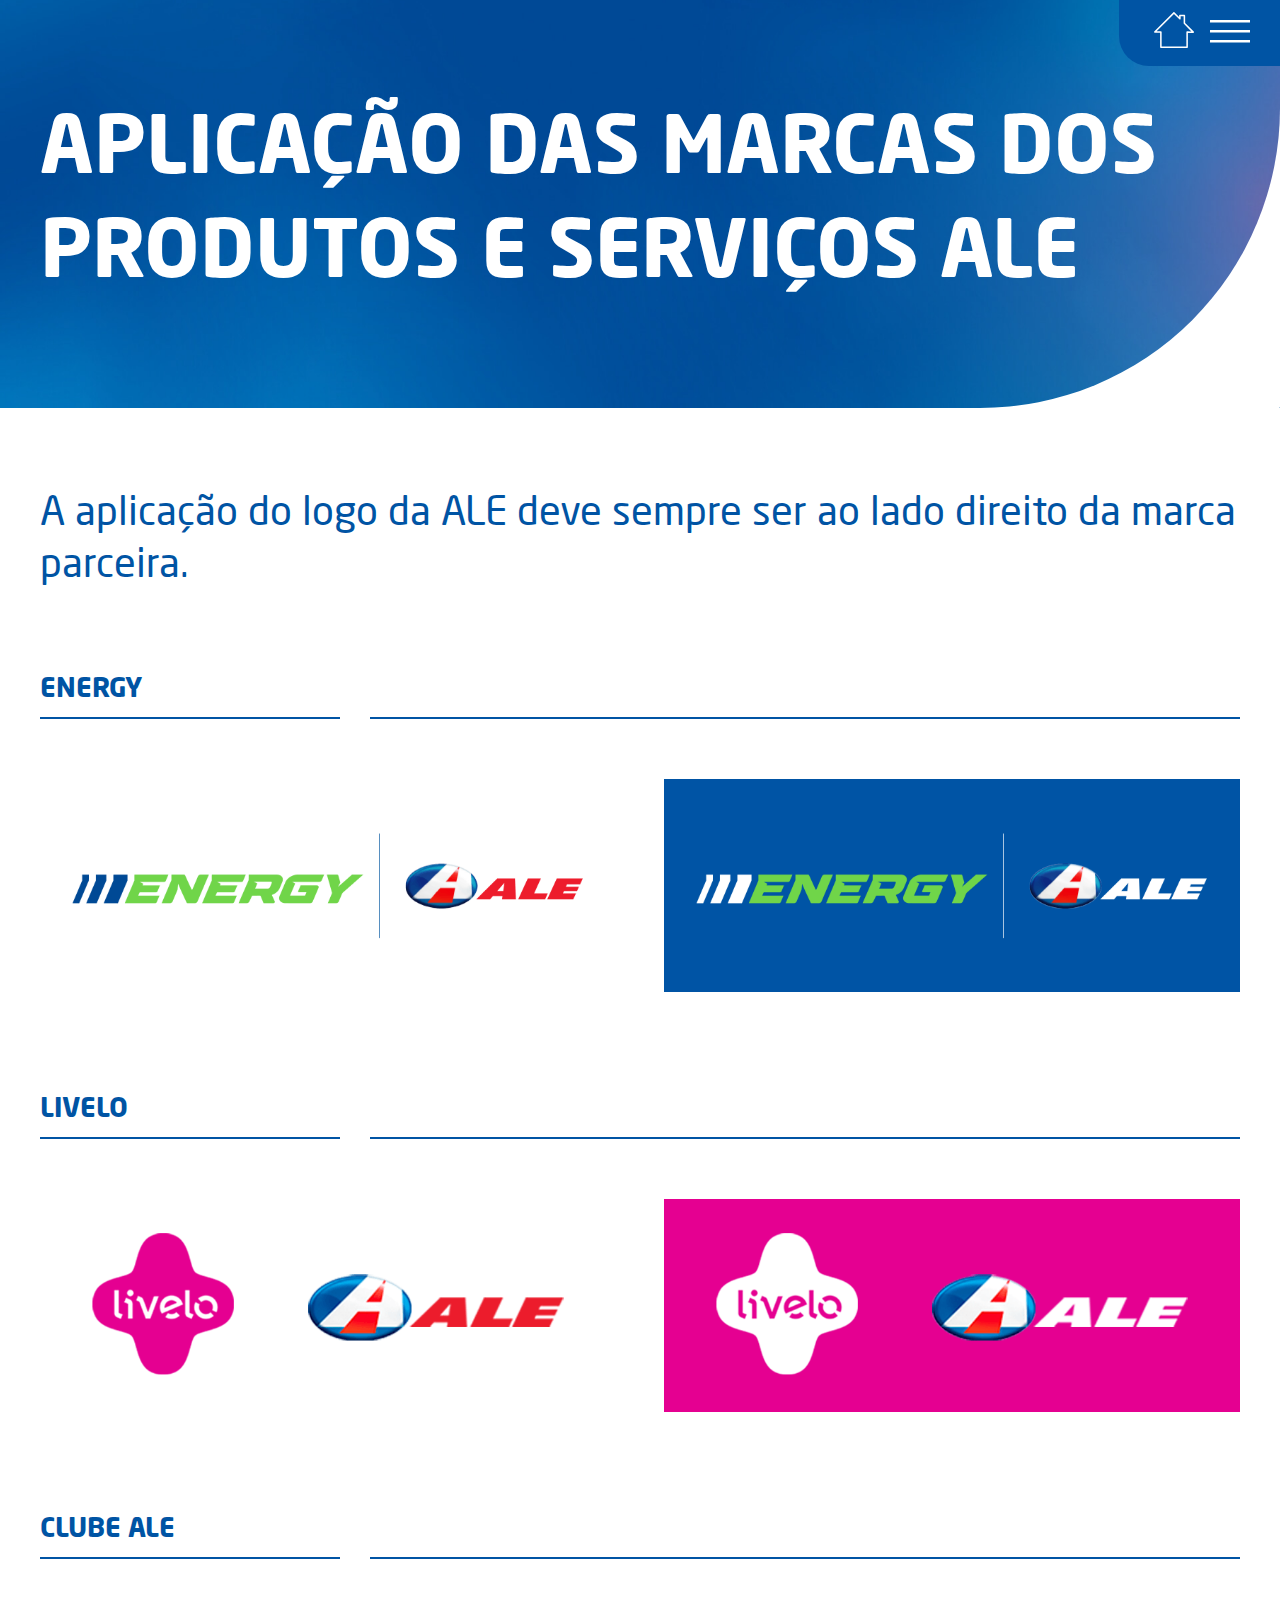
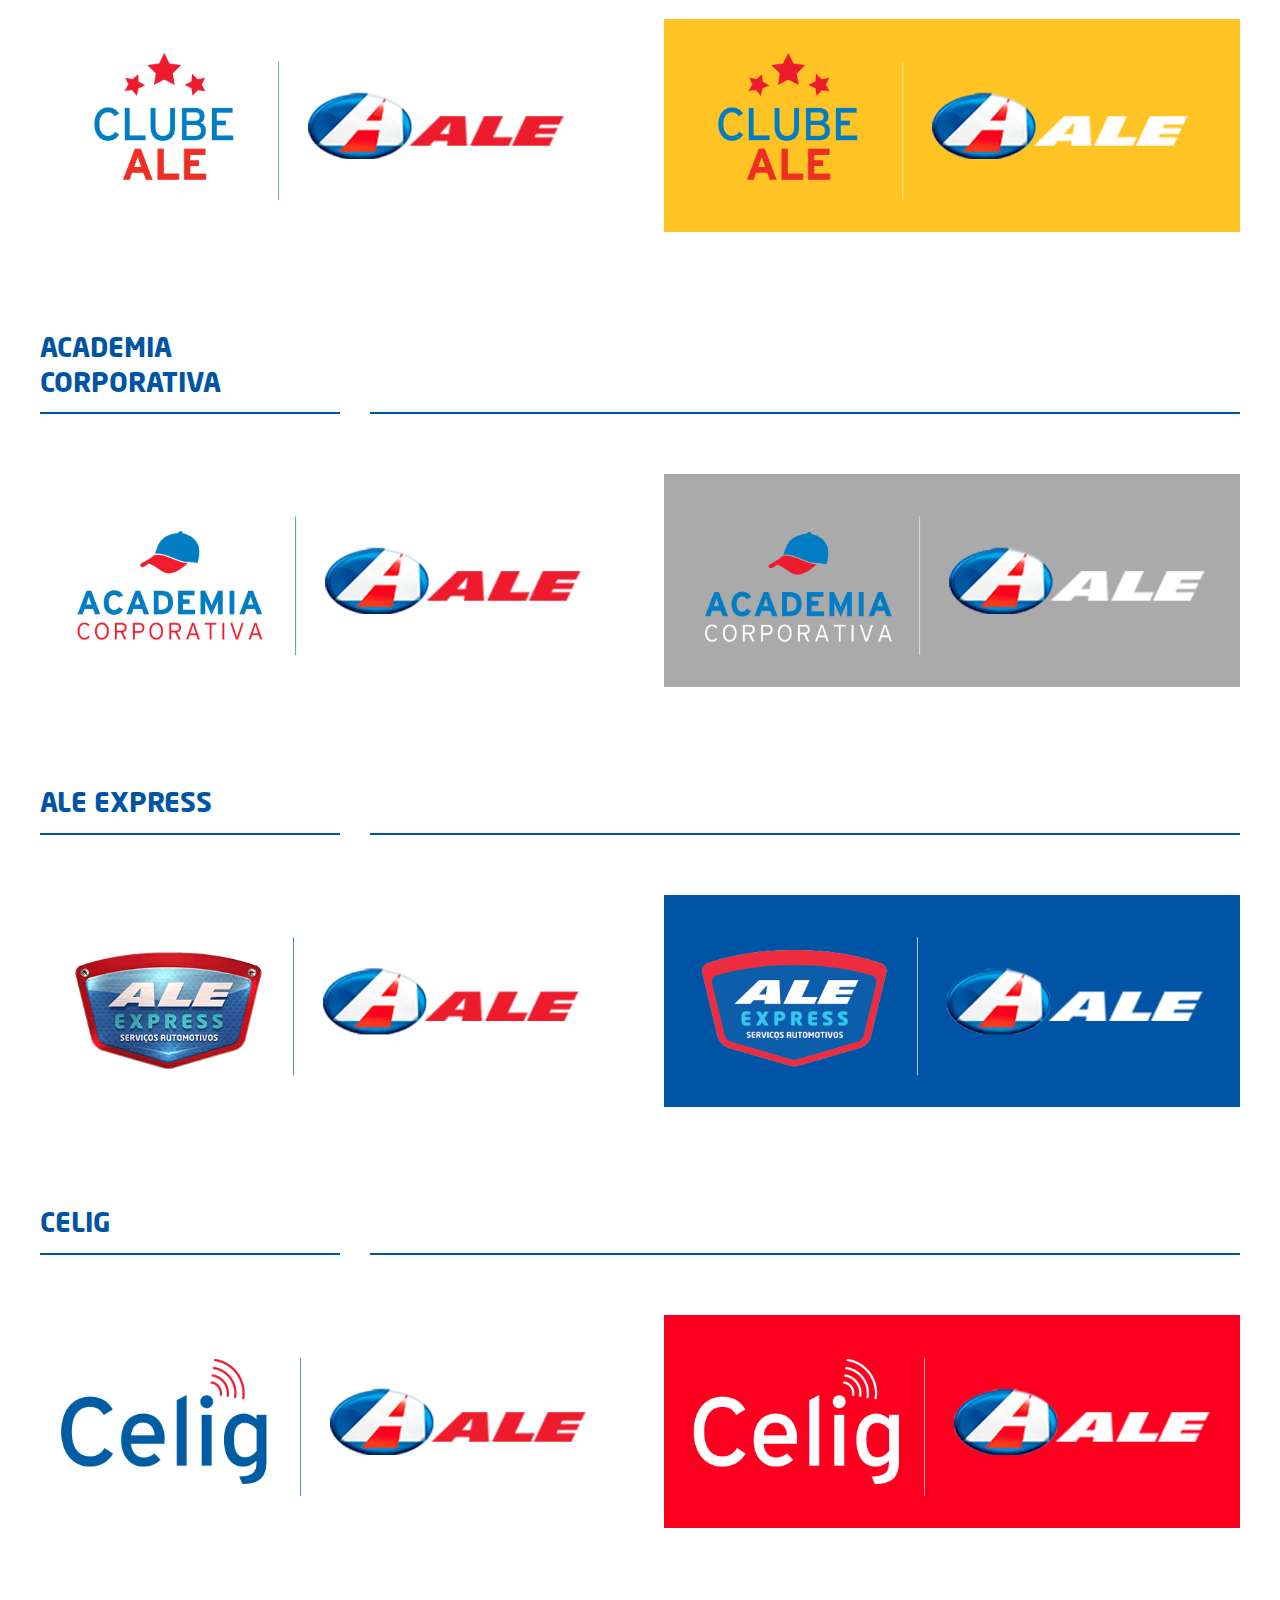
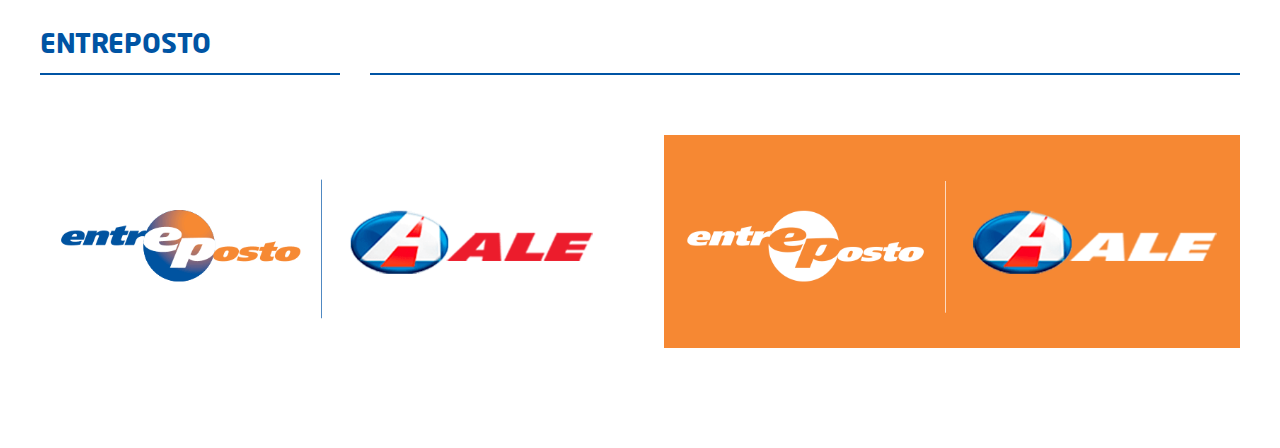
<file: services.html>
<!DOCTYPE html>
<html lang="pt-BR">
  <head>
    <meta charset="utf-8" />
    <meta name="viewport" content="width=device-width, initial-scale=1" />
    <meta name="theme-color" content="#222326" />
    <link rel="shortcut icon" href="https://assets.ale.com.br/app/themes/theme_postos_ale/images/favicon.png" type="image/x-icon">
    <link rel="icon" type="image/png" sizes="16x16" href="#" />
    <title>Guia de Marca - ALE</title>
    <link rel="preconnect" href="https://fonts.googleapis.com">
    <link rel="preconnect" href="https://fonts.gstatic.com" crossorigin>
    <link href="https://fonts.googleapis.com/css2?family=Lato:wght@300;400;700&display=swap" rel="stylesheet">
    <link rel="stylesheet" href="css/style.css" type="text/css" />
  </head>
  <body>
    <header class="main-navigation">
      <nav>
        <a href="index.html#main">
          <svg xmlns="http://www.w3.org/2000/svg" viewBox="0 0 424.098 424.098"><path d="M351.191 401.923H72.901a8.126 8.126 0 0 1-8.129-8.129V242.262l-56.664-.114a8.133 8.133 0 0 1-7.495-5.023 8.143 8.143 0 0 1 1.764-8.852L206.104 24.546c1.853-1.845 4.503-2.666 7.047-2.276a8.133 8.133 0 0 1 5.731 3.942l47.43 47.43V58.499a8.126 8.126 0 0 1 8.129-8.129h47.755a8.127 8.127 0 0 1 8.129 8.129v79.156l91.39 91.398a8.14 8.14 0 0 1 1.764 8.868 8.134 8.134 0 0 1-7.511 5.007h-.016l-56.64-.114v150.98a8.11 8.11 0 0 1-8.121 8.129zM81.03 385.666h262.033V234.67c0-2.162.854-4.235 2.39-5.755a8.13 8.13 0 0 1 5.739-2.374h.016l45.105.089-79.855-79.863a8.122 8.122 0 0 1-2.382-5.747V66.628h-31.498v26.645a8.13 8.13 0 0 1-5.015 7.511 8.104 8.104 0 0 1-8.86-1.764l-57.038-57.038-183.95 183.95 45.203.089a8.123 8.123 0 0 1 8.112 8.129v151.516z"/></svg>
        </a>
        <a onclick="toggleModalVisibility()">
          <svg xmlns="http://www.w3.org/2000/svg" viewBox="0 0 16 16"><path d="M16 5H0V4h16v1zm0 8H0v-1h16v1zm0-4.008H0V8h16v.992z"/></svg>
        </a>
      </nav>
    </header>

    <div id="menu" class="menu">
      <button onclick="toggleModalVisibility()" type="button">
        <svg xmlns="http://www.w3.org/2000/svg"  viewBox="0 0 24 24" width="48px" height="48px"><path d="M 4.9902344 3.9902344 A 1.0001 1.0001 0 0 0 4.2929688 5.7070312 L 10.585938 12 L 4.2929688 18.292969 A 1.0001 1.0001 0 1 0 5.7070312 19.707031 L 12 13.414062 L 18.292969 19.707031 A 1.0001 1.0001 0 1 0 19.707031 18.292969 L 13.414062 12 L 19.707031 5.7070312 A 1.0001 1.0001 0 0 0 18.980469 3.9902344 A 1.0001 1.0001 0 0 0 18.292969 4.2929688 L 12 10.585938 L 5.7070312 4.2929688 A 1.0001 1.0001 0 0 0 4.9902344 3.9902344 z"/></svg>
      </button>
      
      <nav>
        <a href="logo.html">Logo</a>
        <a href="colors.html">Paleta de cores<a href="typography.html">Tipografia</a>
        <a href="vocabulary.html">Vocabulário gráfico</a>
        <a href="support.html">Elementos de apoio</a>
        <a href="images.html">Imagens</a>
        <a href="tone-voice.html">Tom de voz</a>
        <a href="energy.html">Energy</a>
        <a href="clube-ale.html">Clube ALE</a>
        <a href="services.html">Produtos e Serviços</a>
        <a href="inspirations.html">Inspirações</a>
      </nav>
    </div>

    <main data-page="services">
      <section id="main" class="main">
        <div class="container">
          <h1>Aplicação das marcas dos produtos e serviços ALE</h1>
        </div>
      </section>

      <section>
        <div class="container">
          <p>A aplicação do logo da ALE deve sempre ser ao lado direito da marca parceira.</p>

          <h2>Energy</h2>
          <div>
            <img src="assets/images/services-energy.png" alt="">
            <img src="assets/images/services-energy-light.png" alt="">
          </div>

          <h2>Livelo</h2>
          <div>
            <img src="assets/images/services-livelo.png" alt="">
            <img src="assets/images/services-livelo-light.png" alt="">
          </div>

          <h2>Clube ALE</h2>
          <div>
            <img src="assets/images/services-clube.png" alt="">
            <img src="assets/images/services-clube-light.png" alt="">
          </div>

          <h2>Academia<br>corporativa</h2>
          <div>
            <img src="assets/images/services-academia.png" alt="">
            <img src="assets/images/services-academia-light.png" alt="">
          </div>

          <h2>ALE Express</h2>
          <div>
            <img src="assets/images/services-express.png" alt="">
            <img src="assets/images/services-express-light.png" alt="">
          </div>

          <h2>Celig</h2>
          <div>
            <img src="assets/images/services-celig.png" alt="">
            <img src="assets/images/services-celig-light.png" alt="">
          </div>

          <h2>Entreposto</h2>
          <div>
            <img src="assets/images/services-entreposto.png" alt="">
            <img src="assets/images/services-entreposto-light.png" alt="">
          </div>
        </div>
      </section>
    </main>
  </body>
</html>
<script src="js/main.js" defer></script>
</file>
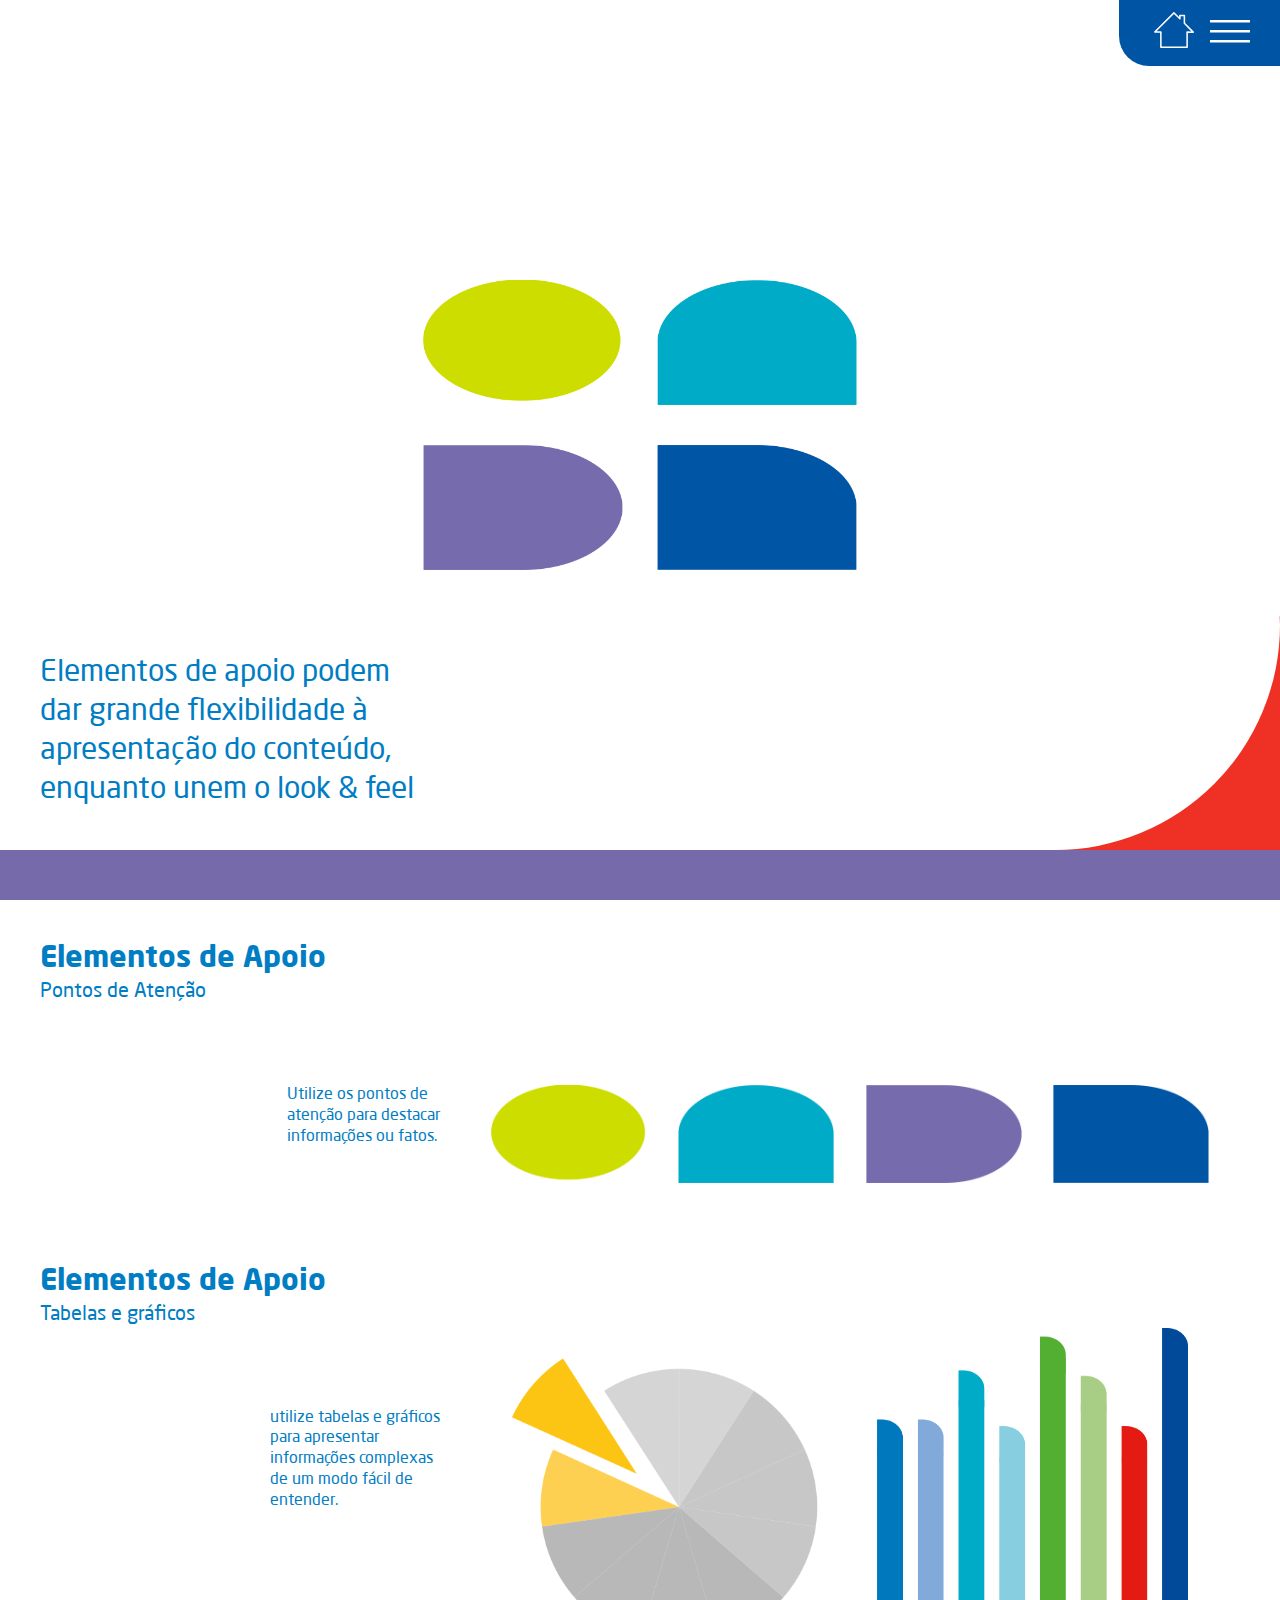
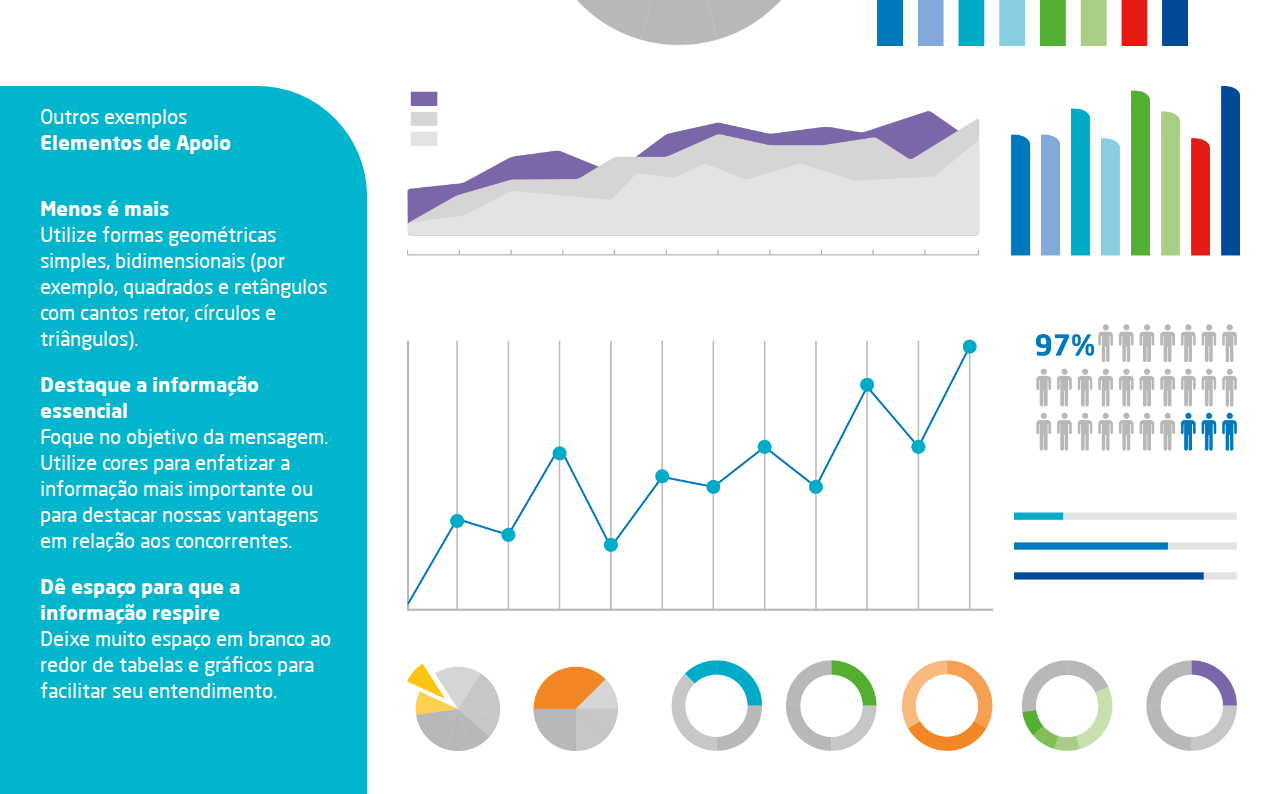
<file: support.html>
<!DOCTYPE html>
<html lang="pt-BR">
  <head>
    <meta charset="utf-8" />
    <meta name="viewport" content="width=device-width, initial-scale=1" />
    <meta name="theme-color" content="#222326" />
    <link rel="shortcut icon" href="https://assets.ale.com.br/app/themes/theme_postos_ale/images/favicon.png" type="image/x-icon">
    <link rel="icon" type="image/png" sizes="16x16" href="#" />
    <title>Guia de Marca - ALE</title>
    <link rel="preconnect" href="https://fonts.googleapis.com">
    <link rel="preconnect" href="https://fonts.gstatic.com" crossorigin>
    <link href="https://fonts.googleapis.com/css2?family=Lato:wght@300;400;700&display=swap" rel="stylesheet">
    <link rel="stylesheet" href="css/style.css" type="text/css" />
  </head>
  <body>
    <header class="main-navigation">
      <nav>
        <a href="index.html#main">
          <svg xmlns="http://www.w3.org/2000/svg" viewBox="0 0 424.098 424.098"><path d="M351.191 401.923H72.901a8.126 8.126 0 0 1-8.129-8.129V242.262l-56.664-.114a8.133 8.133 0 0 1-7.495-5.023 8.143 8.143 0 0 1 1.764-8.852L206.104 24.546c1.853-1.845 4.503-2.666 7.047-2.276a8.133 8.133 0 0 1 5.731 3.942l47.43 47.43V58.499a8.126 8.126 0 0 1 8.129-8.129h47.755a8.127 8.127 0 0 1 8.129 8.129v79.156l91.39 91.398a8.14 8.14 0 0 1 1.764 8.868 8.134 8.134 0 0 1-7.511 5.007h-.016l-56.64-.114v150.98a8.11 8.11 0 0 1-8.121 8.129zM81.03 385.666h262.033V234.67c0-2.162.854-4.235 2.39-5.755a8.13 8.13 0 0 1 5.739-2.374h.016l45.105.089-79.855-79.863a8.122 8.122 0 0 1-2.382-5.747V66.628h-31.498v26.645a8.13 8.13 0 0 1-5.015 7.511 8.104 8.104 0 0 1-8.86-1.764l-57.038-57.038-183.95 183.95 45.203.089a8.123 8.123 0 0 1 8.112 8.129v151.516z"/></svg>
        </a>
        <a onclick="toggleModalVisibility()">
          <svg xmlns="http://www.w3.org/2000/svg" viewBox="0 0 16 16"><path d="M16 5H0V4h16v1zm0 8H0v-1h16v1zm0-4.008H0V8h16v.992z"/></svg>
        </a>
      </nav>
    </header>

    <div id="menu" class="menu">
      <button onclick="toggleModalVisibility()" type="button">
        <svg xmlns="http://www.w3.org/2000/svg"  viewBox="0 0 24 24" width="48px" height="48px"><path d="M 4.9902344 3.9902344 A 1.0001 1.0001 0 0 0 4.2929688 5.7070312 L 10.585938 12 L 4.2929688 18.292969 A 1.0001 1.0001 0 1 0 5.7070312 19.707031 L 12 13.414062 L 18.292969 19.707031 A 1.0001 1.0001 0 1 0 19.707031 18.292969 L 13.414062 12 L 19.707031 5.7070312 A 1.0001 1.0001 0 0 0 18.980469 3.9902344 A 1.0001 1.0001 0 0 0 18.292969 4.2929688 L 12 10.585938 L 5.7070312 4.2929688 A 1.0001 1.0001 0 0 0 4.9902344 3.9902344 z"/></svg>
      </button>
      
      <nav>
        <a href="logo.html">Logo</a>
        <a href="colors.html">Paleta de cores<a href="typography.html">Tipografia</a>
        <a href="vocabulary.html">Vocabulário gráfico</a>
        <a href="support.html">Elementos de apoio</a>
        <a href="images.html">Imagens</a>
        <a href="tone-voice.html">Tom de voz</a>
        <a href="energy.html">Energy</a>
        <a href="clube-ale.html">Clube ALE</a>
        <a href="services.html">Produtos e Serviços</a>
        <a href="inspirations.html">Inspirações</a>
      </nav>
    </div>

    <main data-page="support">
      <section id="main" class="main">
        <div class="container">
          <div class="elements">
            <img src="assets/images/vocabulary_full_round_colored.png" alt="">
            <img src="assets/images/vocabulary_top_round_colored.png" alt="">
            <img src="assets/images/vocabulary_right_round_colored.png" alt="">
            <img src="assets/images/vocabulary_top_right_round_colored.png" alt="">
          </div>
          <span>Elementos de apoio podem<br>dar grande flexibilidade à<br>apresentação do conteúdo,<br>enquanto unem o look & feel</span>
        </div>
      </section>

      <section>
        <div class="divider">
          <strong>Elementos de Apoio</strong>
          <span>Pontos de Atenção</span>
        </div>

        <div class="message-shapes">
          <div>
            <span>Utilize os pontos de<br>atenção para destacar<br>informações ou fatos.</span>
          </div>
          <div>
            <img src="assets/images/vocabulary_full_round_colored.png" alt="">
            <img src="assets/images/vocabulary_top_round_colored.png" alt="">
            <img src="assets/images/vocabulary_right_round_colored.png" alt="">
            <img src="assets/images/vocabulary_top_right_round_colored.png" alt="">
          </div>
        </div>
        
        <div class="divider">
          <strong>Elementos de Apoio</strong>
          <span>Tabelas e gráficos</span>
        </div>

        <div class="message-charts">
          <div>
            <span>utilize tabelas e gráficos<br>para apresentar<br>informações complexas<br>de um modo fácil de<br>entender.</span>
          </div>
          <div>
            <img src="assets/images/chart1.png" alt="">
            <img src="assets/images/chart2.png" alt="">
          </div>
        </div>

        <div class="charts-general">
          <div>
            <div class="divider">
              <span>Outros exemplos</span>
              <strong>Elementos de Apoio</strong>
            </div>

            <strong>Menos é mais</strong>
            <p>Utilize formas geométricas simples, bidimensionais (por exemplo, quadrados e retângulos com cantos retor, círculos e triângulos).</p>
            
            <strong>Destaque a informação essencial</strong>
            <p>Foque no objetivo da mensagem. Utilize cores para enfatizar a informação mais importante ou para destacar nossas vantagens em relação aos concorrentes.</p>
            
            <strong>Dê espaço para que a informação respire</strong>
            <p>Deixe muito espaço em branco ao redor de tabelas e gráficos para facilitar seu entendimento.</p>
          </div>

          <div>
            <img src="assets/images/chart3.png" alt="">
          </div>
        </div>
      </section>
    </main>
  </body>
</html>
<script src="js/main.js" defer></script>
</file>
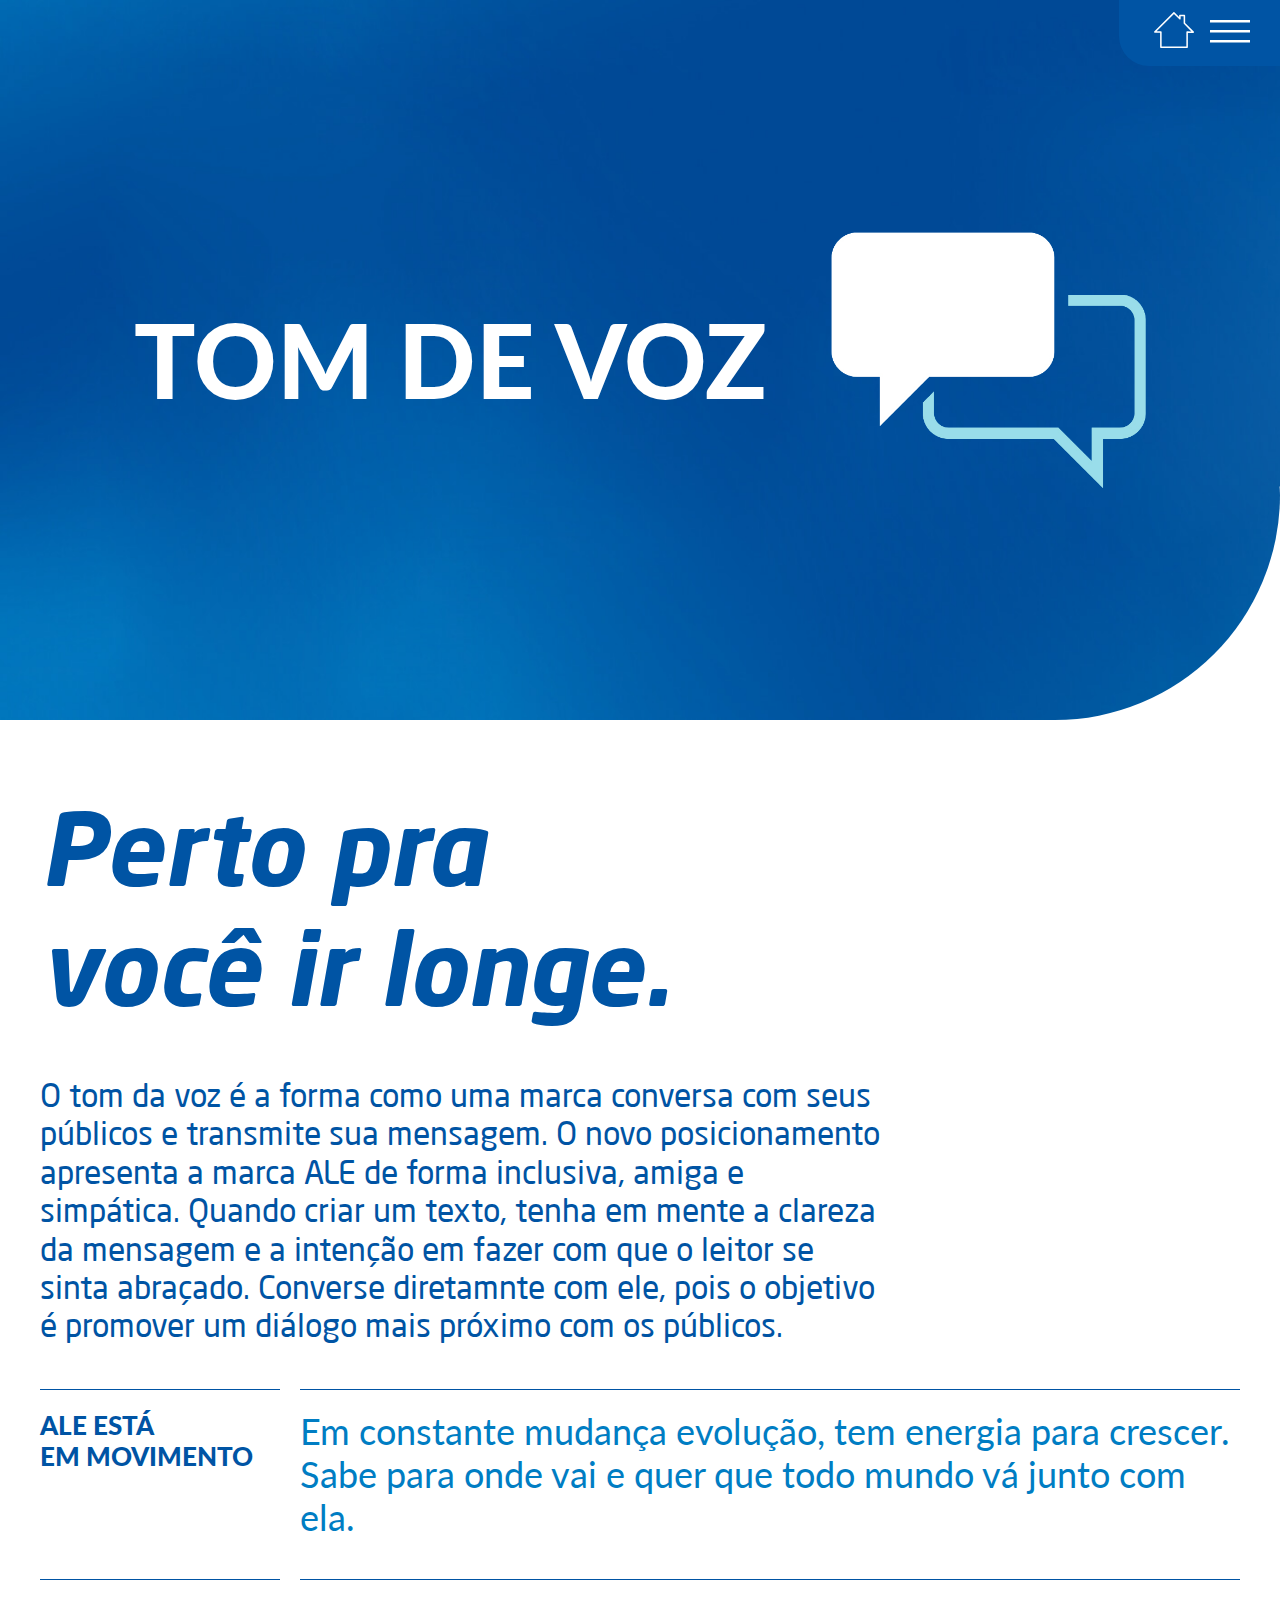
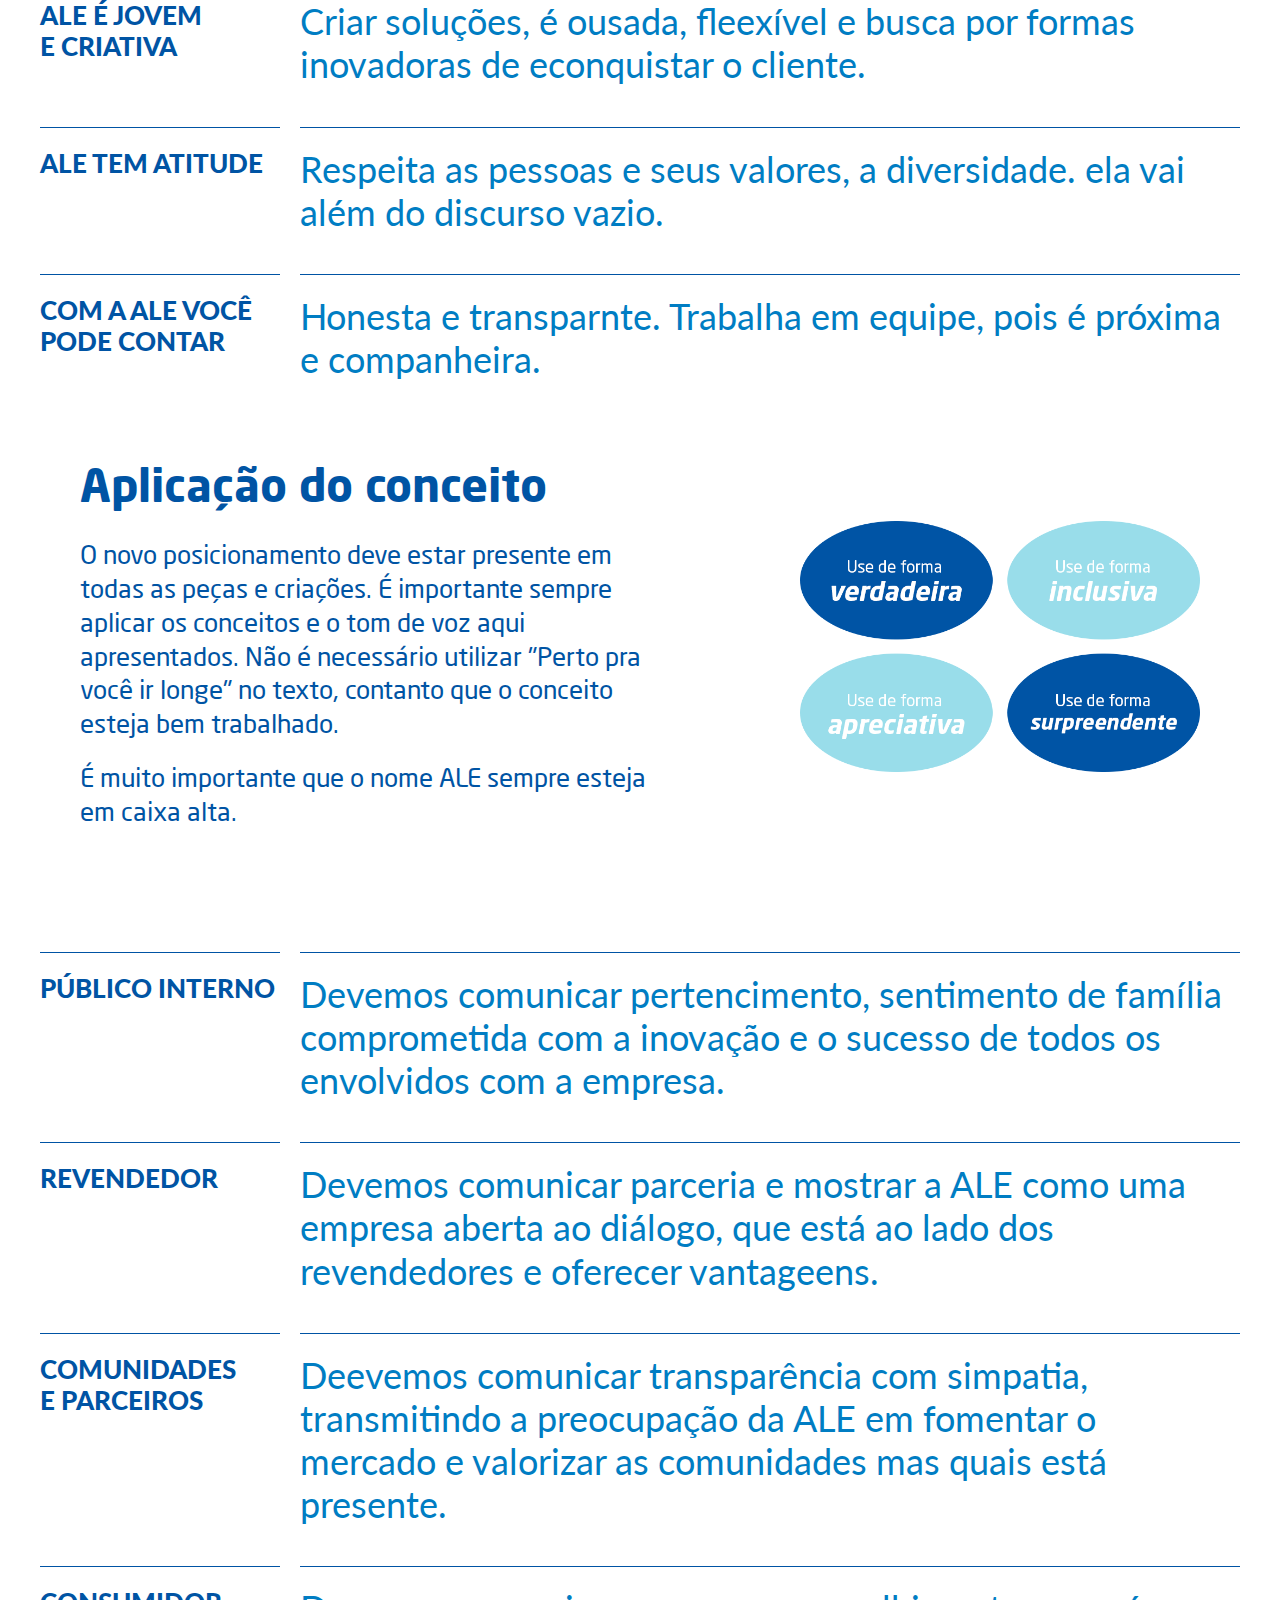
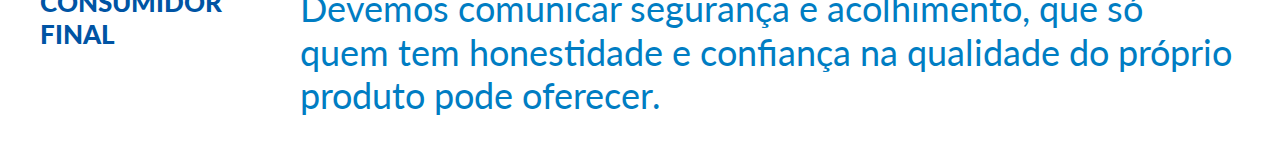
<file: tone-voice.html>
<!DOCTYPE html>
<html lang="pt-BR">
  <head>
    <meta charset="utf-8" />
    <meta name="viewport" content="width=device-width, initial-scale=1" />
    <meta name="theme-color" content="#222326" />
    <link rel="shortcut icon" href="https://assets.ale.com.br/app/themes/theme_postos_ale/images/favicon.png" type="image/x-icon">
    <link rel="icon" type="image/png" sizes="16x16" href="#" />
    <title>Guia de Marca - ALE</title>
    <link rel="preconnect" href="https://fonts.googleapis.com">
    <link rel="preconnect" href="https://fonts.gstatic.com" crossorigin>
    <link href="https://fonts.googleapis.com/css2?family=Lato:wght@300;400;700&display=swap" rel="stylesheet">
    <link rel="stylesheet" href="css/style.css" type="text/css" />
  </head>
  <body>
    <header class="main-navigation">
      <nav>
        <a href="index.html#main">
          <svg xmlns="http://www.w3.org/2000/svg" viewBox="0 0 424.098 424.098"><path d="M351.191 401.923H72.901a8.126 8.126 0 0 1-8.129-8.129V242.262l-56.664-.114a8.133 8.133 0 0 1-7.495-5.023 8.143 8.143 0 0 1 1.764-8.852L206.104 24.546c1.853-1.845 4.503-2.666 7.047-2.276a8.133 8.133 0 0 1 5.731 3.942l47.43 47.43V58.499a8.126 8.126 0 0 1 8.129-8.129h47.755a8.127 8.127 0 0 1 8.129 8.129v79.156l91.39 91.398a8.14 8.14 0 0 1 1.764 8.868 8.134 8.134 0 0 1-7.511 5.007h-.016l-56.64-.114v150.98a8.11 8.11 0 0 1-8.121 8.129zM81.03 385.666h262.033V234.67c0-2.162.854-4.235 2.39-5.755a8.13 8.13 0 0 1 5.739-2.374h.016l45.105.089-79.855-79.863a8.122 8.122 0 0 1-2.382-5.747V66.628h-31.498v26.645a8.13 8.13 0 0 1-5.015 7.511 8.104 8.104 0 0 1-8.86-1.764l-57.038-57.038-183.95 183.95 45.203.089a8.123 8.123 0 0 1 8.112 8.129v151.516z"/></svg>
        </a>
        <a onclick="toggleModalVisibility()">
          <svg xmlns="http://www.w3.org/2000/svg" viewBox="0 0 16 16"><path d="M16 5H0V4h16v1zm0 8H0v-1h16v1zm0-4.008H0V8h16v.992z"/></svg>
        </a>
      </nav>
    </header>

    <div id="menu" class="menu">
      <button onclick="toggleModalVisibility()" type="button">
        <svg xmlns="http://www.w3.org/2000/svg"  viewBox="0 0 24 24" width="48px" height="48px"><path d="M 4.9902344 3.9902344 A 1.0001 1.0001 0 0 0 4.2929688 5.7070312 L 10.585938 12 L 4.2929688 18.292969 A 1.0001 1.0001 0 1 0 5.7070312 19.707031 L 12 13.414062 L 18.292969 19.707031 A 1.0001 1.0001 0 1 0 19.707031 18.292969 L 13.414062 12 L 19.707031 5.7070312 A 1.0001 1.0001 0 0 0 18.980469 3.9902344 A 1.0001 1.0001 0 0 0 18.292969 4.2929688 L 12 10.585938 L 5.7070312 4.2929688 A 1.0001 1.0001 0 0 0 4.9902344 3.9902344 z"/></svg>
      </button>
      
      <nav>
        <a href="logo.html">Logo</a>
        <a href="colors.html">Paleta de cores<a href="typography.html">Tipografia</a>
        <a href="vocabulary.html">Vocabulário gráfico</a>
        <a href="support.html">Elementos de apoio</a>
        <a href="images.html">Imagens</a>
        <a href="tone-voice.html">Tom de voz</a>
        <a href="energy.html">Energy</a>
        <a href="clube-ale.html">Clube ALE</a>
        <a href="services.html">Produtos e Serviços</a>
        <a href="inspirations.html">Inspirações</a>
      </nav>
    </div>

    <main data-page="tone-voice">
      <section id="main" class="main">
        <h1>Tom de voz</h1>
        <img src="assets/images/tone-icon.png" alt="">
      </section>

      <section class="content">
        <div class="container">
          <h2>Perto pra<br>você ir longe.</h2>
  
          <p class="main-paragraph">O tom da voz é a forma como uma marca conversa com seus públicos e transmite sua mensagem. O novo posicionamento apresenta a marca ALE de forma inclusiva, amiga e simpática. Quando criar um texto, tenha em mente a clareza da mensagem e a intenção em fazer com que o leitor se sinta abraçado. Converse diretamnte com ele, pois o objetivo é promover um diálogo mais próximo com os públicos.</p>
  
          <div class="list">
            <div>
              <div>
                <span>ALE está<br>em movimento</span>
              </div>
              <div>
                <span>Em constante mudança  evolução, tem energia para crescer.</span>
                <span>Sabe para onde vai e quer que todo mundo vá junto com ela.</span>
              </div>
            </div>
            
            <div>
              <div>
                <span>ALE é jovem<br>e criativa</span>
              </div>
              <div>
                <span>Criar soluções, é ousada, fleexível e busca por formas inovadoras de econquistar o cliente.</span>
              </div>
            </div>
            
            <div>
              <div>
                <span>ALE tem atitude</span>
              </div>
              <div>
                <span>Respeita as pessoas e seus valores, a diversidade. ela vai além do discurso vazio.</span>
              </div>
            </div>
            
            <div>
              <div>
                <span>Com a ALE você<br>pode contar</span>
              </div>
              <div>
                <span>Honesta e transparnte. Trabalha em equipe, pois é próxima e companheira.</span>
              </div>
            </div>
          </div>
  
          <div class="concept">
            <div>
              <strong>Aplicação do conceito</strong>
              <p>O novo posicionamento deve estar presente em todas as peças e criações. É importante sempre aplicar os conceitos e o tom de voz aqui apresentados. Não é necessário utilizar "Perto pra você ir longe" no texto, contanto que o conceito esteja bem trabalhado.</p>
              <p>É muito importante que o nome ALE sempre esteja em caixa alta.</p>
            </div>
  
            <div>
              <img src="assets/images/dialog-bubbles.png" alt="">
            </div>
          </div>
  
          <div class="list">
            <div>
              <div>
                <span>Público interno</span>
              </div>
              <div>
                <span>Devemos comunicar pertencimento, sentimento de família comprometida com a inovação e o sucesso de todos os envolvidos com a empresa.</span>
              </div>
            </div>
            
            <div>
              <div>
                <span>Revendedor</span>
              </div>
              <div>
                <span>Devemos comunicar parceria e mostrar a ALE como uma empresa aberta ao diálogo, que está ao lado dos revendedores e oferecer vantageens.</span>
              </div>
            </div>
            
            <div>
              <div>
                <span>Comunidades<br>e parceiros</span>
              </div>
              <div>
                <span>Deevemos comunicar transparência com simpatia, transmitindo a preocupação da ALE em fomentar o mercado e valorizar as comunidades mas quais está presente.</span>
              </div>
            </div>
            
            <div>
              <div>
                <span>Consumidor final</span>
              </div>
              <div>
                <span>Devemos comunicar segurança e acolhimento, que só quem tem honestidade e confiança na qualidade do próprio produto pode oferecer.</span>
              </div>
            </div>
          </div>
        </div>
      </section>
    </main>
  </body>
</html>
<script src="js/main.js" defer></script>
</file>
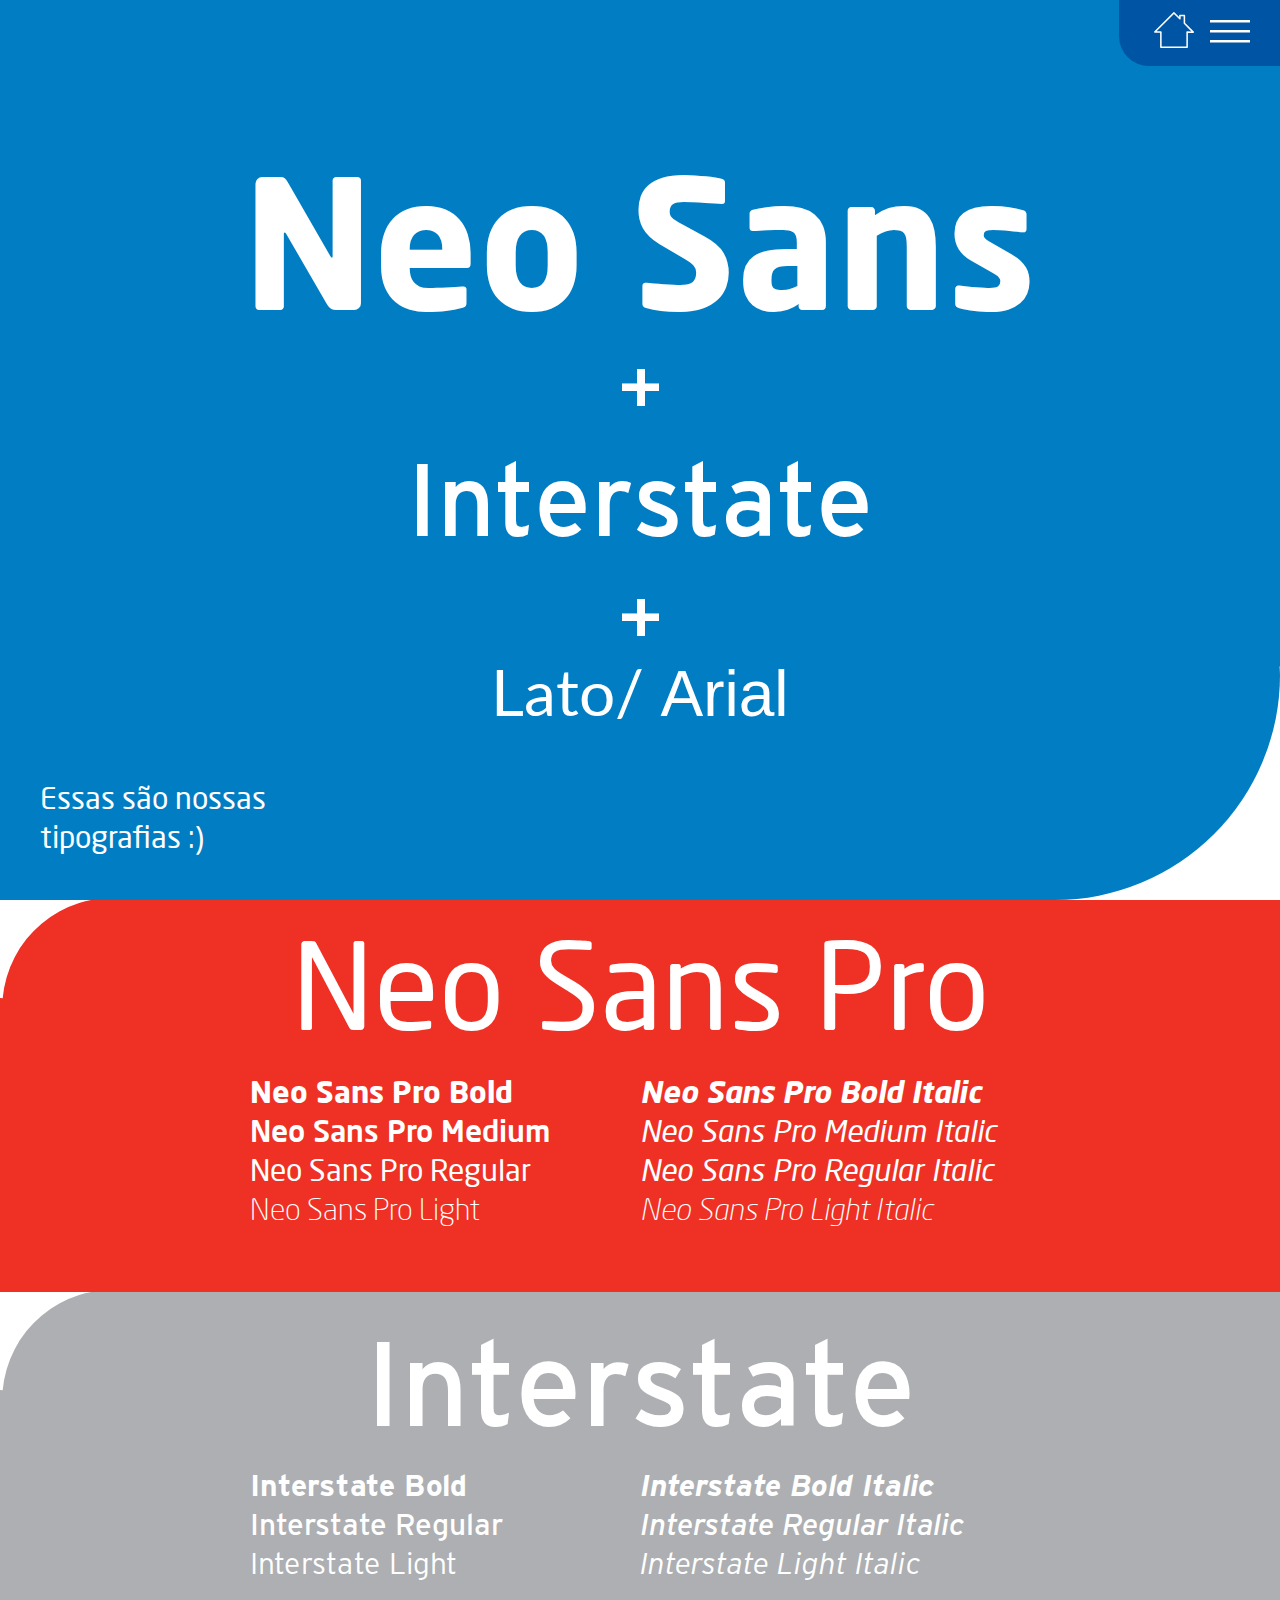
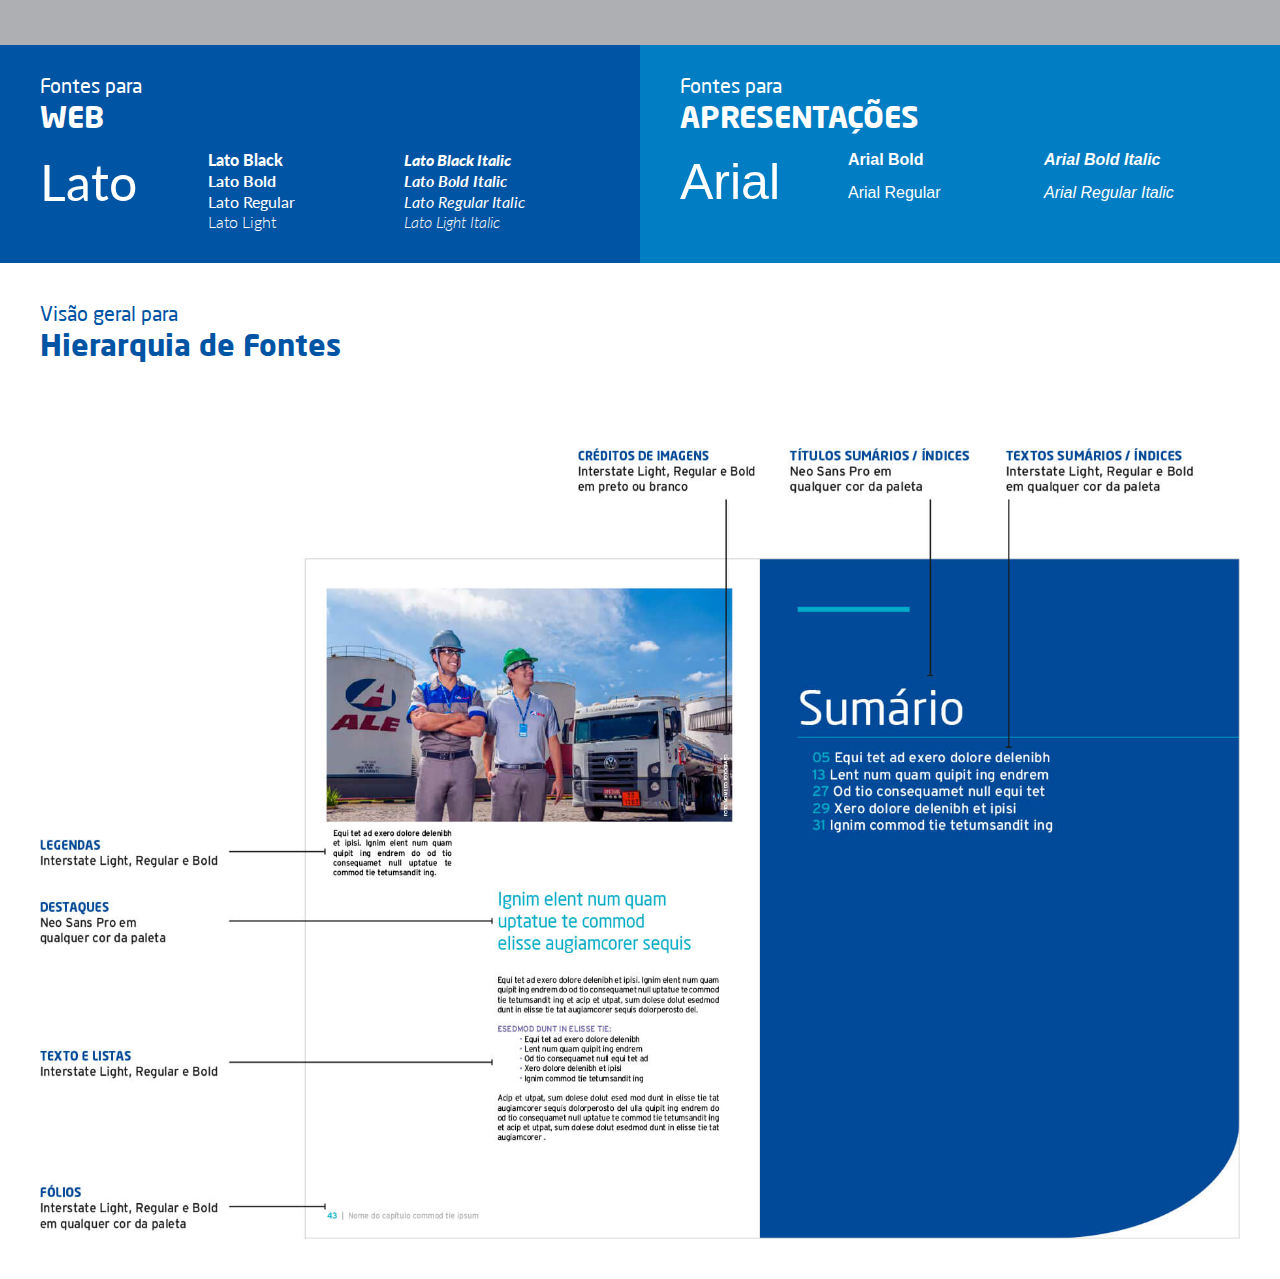
<file: typography.html>
<!DOCTYPE html>
<html lang="pt-BR">
  <head>
    <meta charset="utf-8" />
    <meta name="viewport" content="width=device-width, initial-scale=1" />
    <meta name="theme-color" content="#222326" />
    <link rel="shortcut icon" href="https://assets.ale.com.br/app/themes/theme_postos_ale/images/favicon.png" type="image/x-icon">
    <link rel="icon" type="image/png" sizes="16x16" href="#" />
    <title>Guia de Marca - ALE</title>
    <link rel="preconnect" href="https://fonts.googleapis.com">
    <link rel="preconnect" href="https://fonts.gstatic.com" crossorigin>
    <link href="https://fonts.googleapis.com/css2?family=Lato:wght@300;400;700&display=swap" rel="stylesheet">
    <link rel="stylesheet" href="css/style.css" type="text/css" />
  </head>
  <body>
    <header class="main-navigation">
      <nav>
        <a href="index.html#main">
          <svg xmlns="http://www.w3.org/2000/svg" viewBox="0 0 424.098 424.098"><path d="M351.191 401.923H72.901a8.126 8.126 0 0 1-8.129-8.129V242.262l-56.664-.114a8.133 8.133 0 0 1-7.495-5.023 8.143 8.143 0 0 1 1.764-8.852L206.104 24.546c1.853-1.845 4.503-2.666 7.047-2.276a8.133 8.133 0 0 1 5.731 3.942l47.43 47.43V58.499a8.126 8.126 0 0 1 8.129-8.129h47.755a8.127 8.127 0 0 1 8.129 8.129v79.156l91.39 91.398a8.14 8.14 0 0 1 1.764 8.868 8.134 8.134 0 0 1-7.511 5.007h-.016l-56.64-.114v150.98a8.11 8.11 0 0 1-8.121 8.129zM81.03 385.666h262.033V234.67c0-2.162.854-4.235 2.39-5.755a8.13 8.13 0 0 1 5.739-2.374h.016l45.105.089-79.855-79.863a8.122 8.122 0 0 1-2.382-5.747V66.628h-31.498v26.645a8.13 8.13 0 0 1-5.015 7.511 8.104 8.104 0 0 1-8.86-1.764l-57.038-57.038-183.95 183.95 45.203.089a8.123 8.123 0 0 1 8.112 8.129v151.516z"/></svg>
        </a>
        <a onclick="toggleModalVisibility()">
          <svg xmlns="http://www.w3.org/2000/svg" viewBox="0 0 16 16"><path d="M16 5H0V4h16v1zm0 8H0v-1h16v1zm0-4.008H0V8h16v.992z"/></svg>
        </a>
      </nav>
    </header>

    <div id="menu" class="menu">
      <button onclick="toggleModalVisibility()" type="button">
        <svg xmlns="http://www.w3.org/2000/svg"  viewBox="0 0 24 24" width="48px" height="48px"><path d="M 4.9902344 3.9902344 A 1.0001 1.0001 0 0 0 4.2929688 5.7070312 L 10.585938 12 L 4.2929688 18.292969 A 1.0001 1.0001 0 1 0 5.7070312 19.707031 L 12 13.414062 L 18.292969 19.707031 A 1.0001 1.0001 0 1 0 19.707031 18.292969 L 13.414062 12 L 19.707031 5.7070312 A 1.0001 1.0001 0 0 0 18.980469 3.9902344 A 1.0001 1.0001 0 0 0 18.292969 4.2929688 L 12 10.585938 L 5.7070312 4.2929688 A 1.0001 1.0001 0 0 0 4.9902344 3.9902344 z"/></svg>
      </button>
      
      <nav>
        <a href="logo.html">Logo</a>
        <a href="colors.html">Paleta de cores<a href="typography.html">Tipografia</a>
        <a href="vocabulary.html">Vocabulário gráfico</a>
        <a href="support.html">Elementos de apoio</a>
        <a href="images.html">Imagens</a>
        <a href="tone-voice.html">Tom de voz</a>
        <a href="energy.html">Energy</a>
        <a href="clube-ale.html">Clube ALE</a>
        <a href="services.html">Produtos e Serviços</a>
        <a href="inspirations.html">Inspirações</a>
      </nav>
    </div>

    <main data-page="typography">
      <section id="main" class="main">
        <div class="container">
          <div class="main-title">
            <span class="neo">Neo Sans</span>
            <span class="inter">Interstate</span>
            <span class="lato-arial">
              <span>Lato/</span>
              <span>Arial</span>
            </span>
          </div>
          <span>Essas são nossas<br>tipografias :)</span>
        </div>
      </section>

      <section class="content fonts">
        <div class="font-neo">
          <div class="container">
            <span>Neo Sans Pro</span>
            <span>Neo Sans Pro Bold</span>
            <span>Neo Sans Pro Bold Italic</span>
            <span>Neo Sans Pro Medium</span>
            <span>Neo Sans Pro Medium Italic</span>
            <span>Neo Sans Pro Regular</span>
            <span>Neo Sans Pro Regular Italic</span>
            <span>Neo Sans Pro Light</span>
            <span>Neo Sans Pro Light Italic</span>
          </div>
        </div>

        <div class="font-interstate">
          <div class="container">
            <span>Interstate</span>
            <span>Interstate Bold</span>
            <span>Interstate Bold Italic</span>
            <span>Interstate Regular</span>
            <span>Interstate Regular Italic</span>
            <span>Interstate Light</span>
            <span>Interstate Light Italic</span>
          </div>
        </div>

        <div class="font-general">
          <div class="font-web">
            <div>
              <span>Fontes para</span>
              <strong>WEB</strong>
            </div>

            <div>
              <div>
                <span>Lato</span>
              </div>
              <div>
                <span>Lato Black</span>
                <span>Lato Black Italic</span>
                <span>Lato Bold</span>
                <span>Lato Bold Italic</span>
                <span>Lato Regular</span>
                <span>Lato Regular Italic</span>
                <span>Lato Light</span>
                <span>Lato Light Italic</span>
              </div>
            </div>
          </div>
          
          <div class="font-presentation">
            <div>
              <span>Fontes para</span>
              <strong>APRESENTAÇÕES</strong>
            </div>

            <div>
              <div>
                <span>Arial</span>
              </div>
              <div>
                <span>Arial Bold</span>
                <span>Arial Bold Italic</span>
                <span>Arial Regular</span>
                <span>Arial Regular Italic</span>
              </div>
            </div>
          </div>
        </div>

        <div class="divider">
          <span>Visão geral para</span>
          <strong>Hierarquia de Fontes</strong>
        </div>

        <div class="hierachy">
          <img src="assets/images/hierarchy1.jpg" alt="Hierarquia de fontes">
          <img src="assets/images/hierarchy2.jpg" alt="Hierarquia de fontes">
        </div>
      </section>
    </main>
  </body>
</html>
<script src="js/main.js" defer></script>
</file>
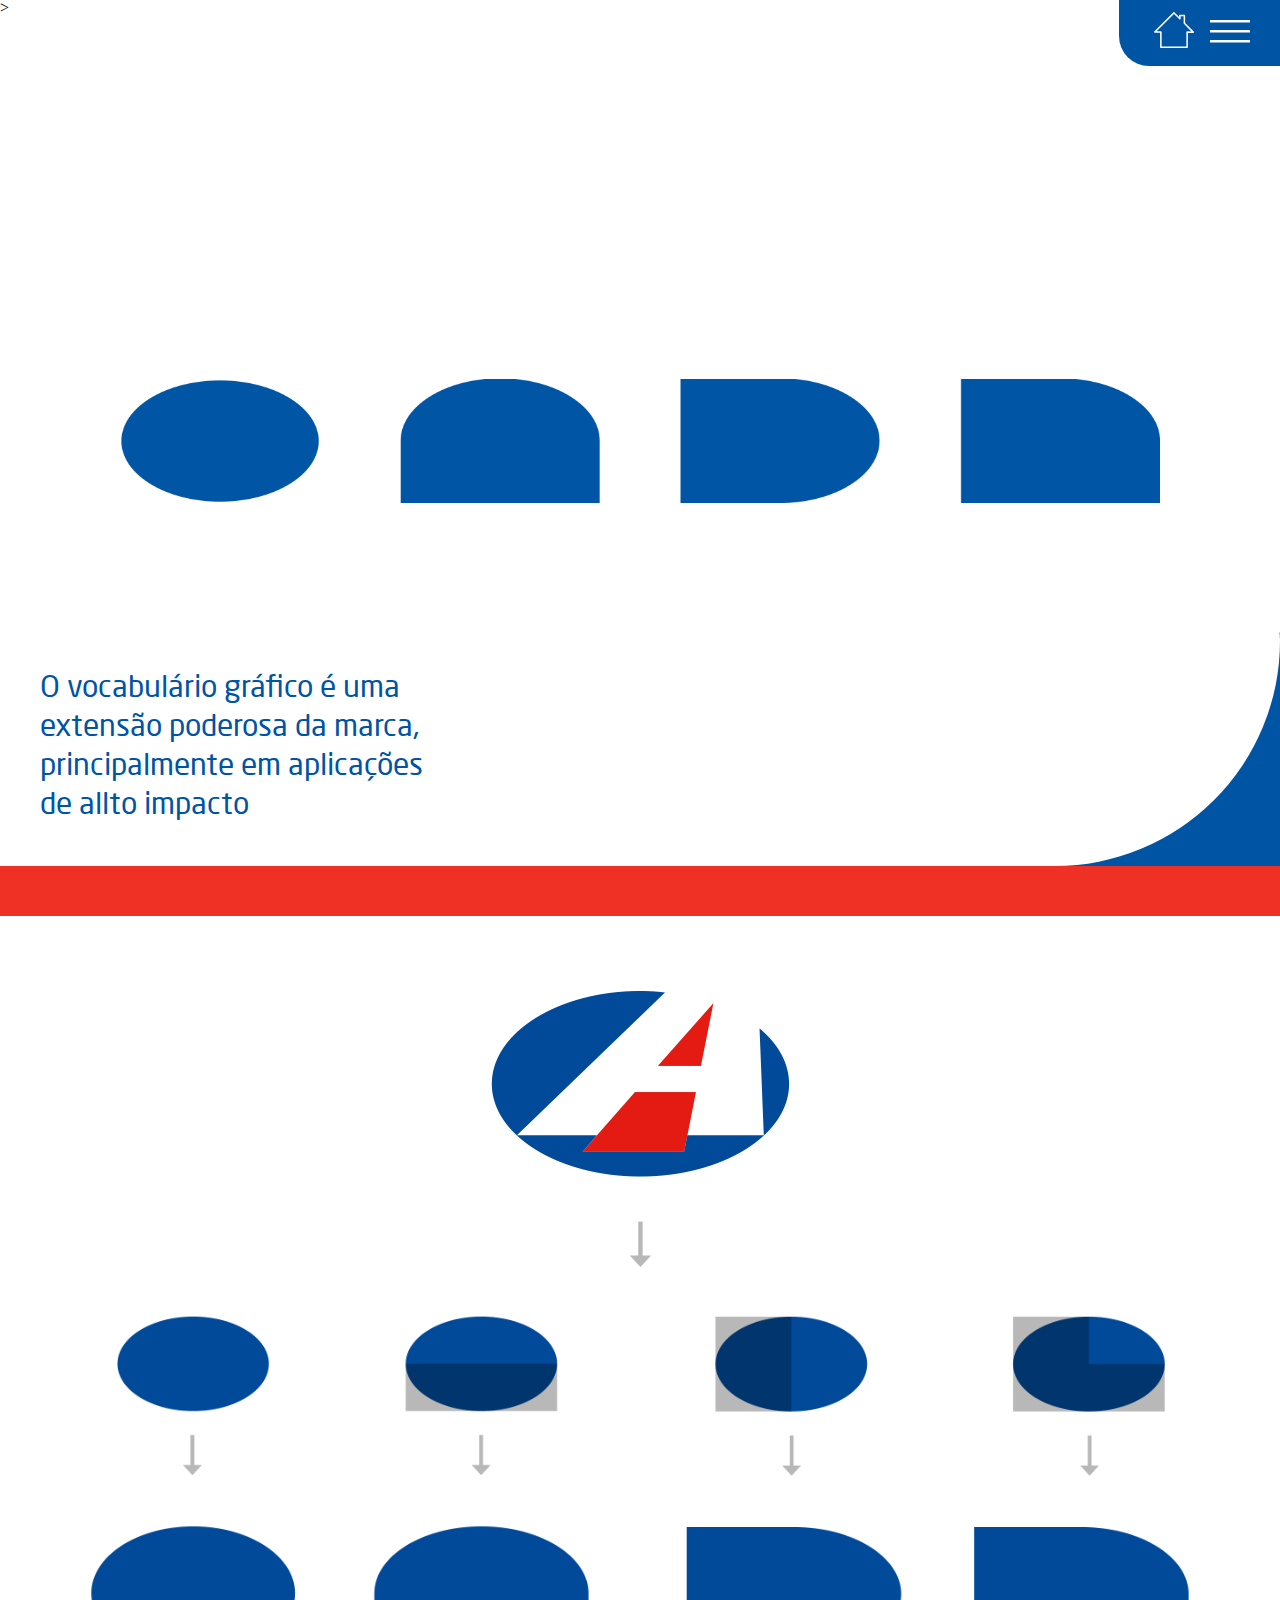
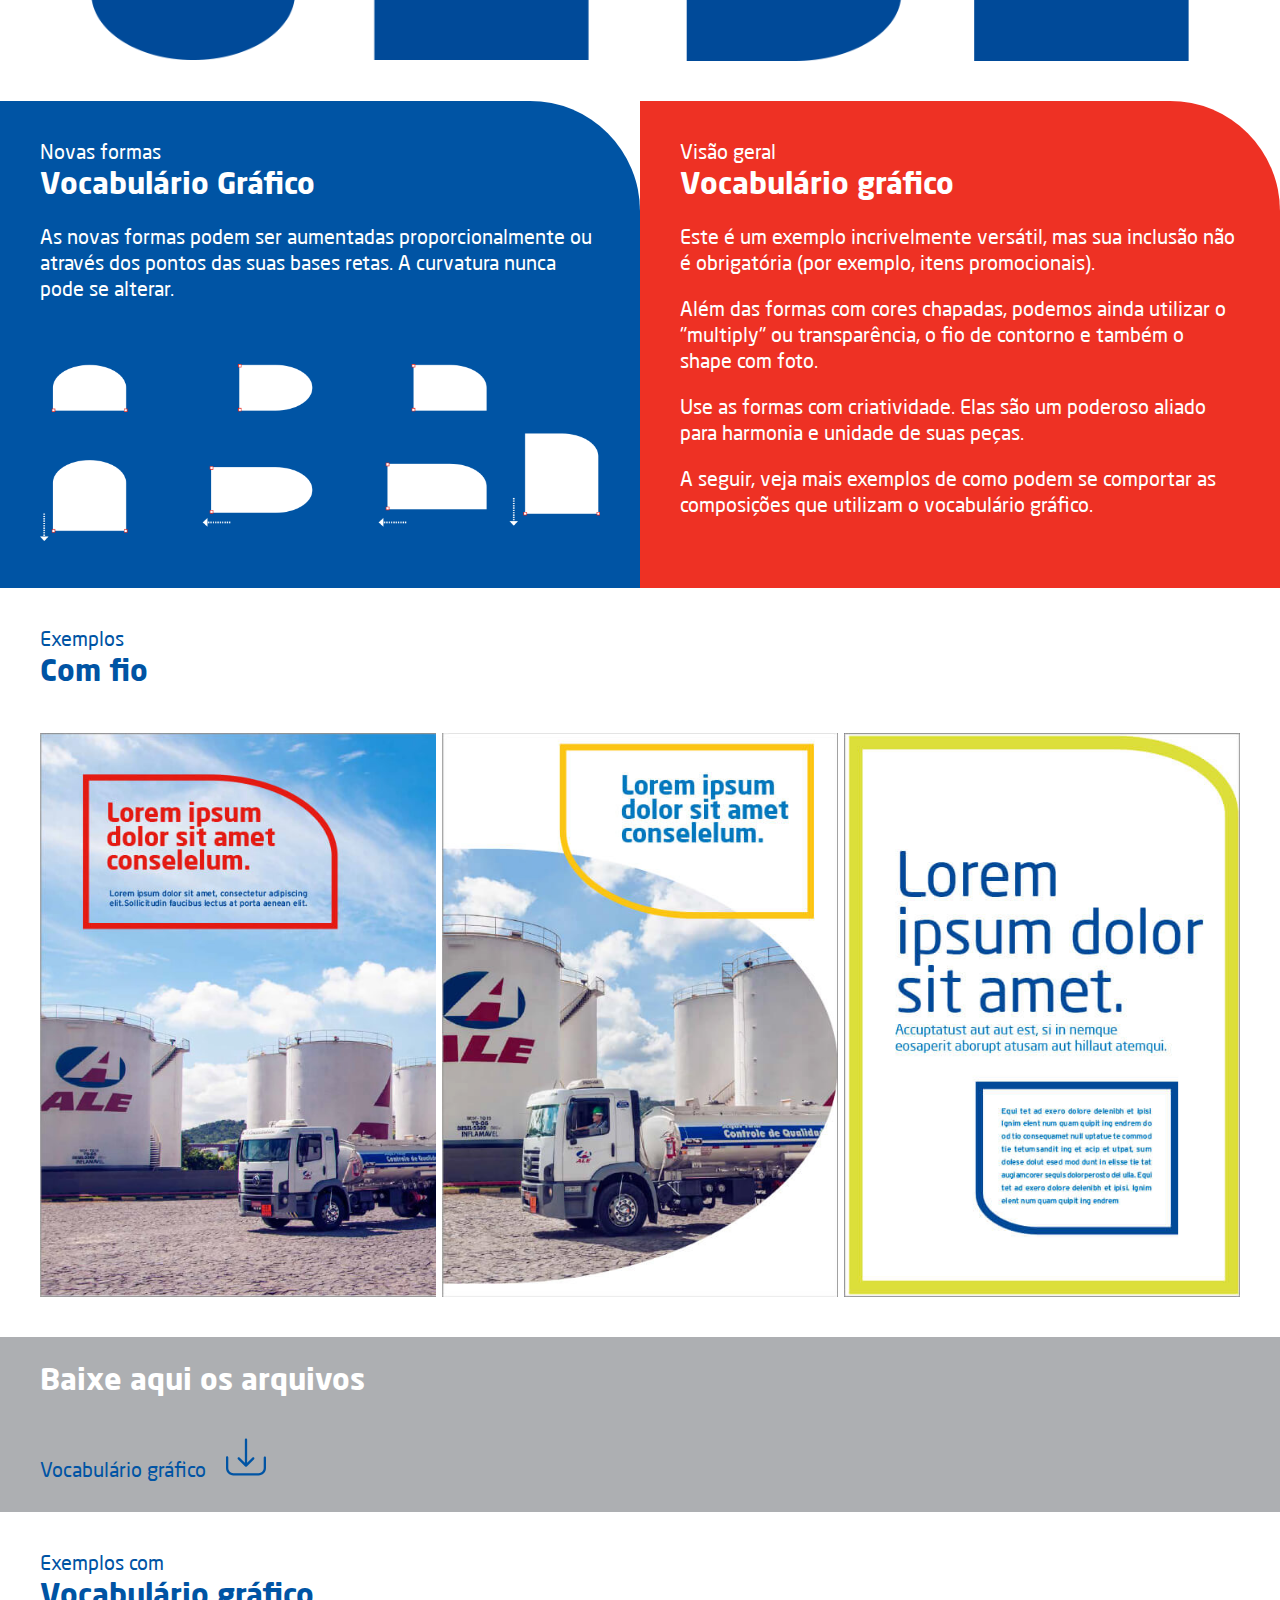
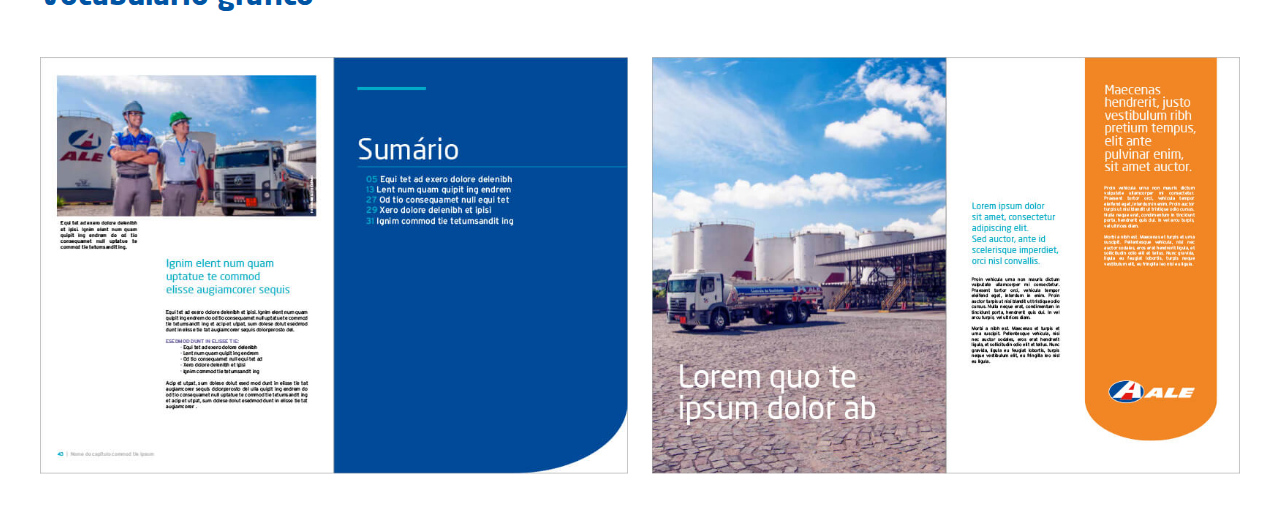
<file: vocabulary.html>
<!DOCTYPE html>
<html lang="pt-BR">
  <head>
    <meta charset="utf-8" />
    <meta name="viewport" content="width=device-width, initial-scale=1" />
    <meta name="theme-color" content="#222326" />
    <link rel="shortcut icon" href="https://assets.ale.com.br/app/themes/theme_postos_ale/images/favicon.png" type="image/x-icon">
    <link rel="icon" type="image/png" sizes="16x16" href="#" />
    <title>Guia de Marca - ALE</title>
    <link rel="preconnect" href="https://fonts.googleapis.com">
    <link rel="preconnect" href="https://fonts.gstatic.com" crossorigin>
    <link href="https://fonts.googleapis.com/css2?family=Lato:wght@300;400;700&display=swap" rel="stylesheet">
    <link rel="stylesheet" href="css/style.css" type="text/css" />
  </head>
  <body>
    <header class="main-navigation">
      <nav>
        <a href="index.html#main">
          <svg xmlns="http://www.w3.org/2000/svg" viewBox="0 0 424.098 424.098"><path d="M351.191 401.923H72.901a8.126 8.126 0 0 1-8.129-8.129V242.262l-56.664-.114a8.133 8.133 0 0 1-7.495-5.023 8.143 8.143 0 0 1 1.764-8.852L206.104 24.546c1.853-1.845 4.503-2.666 7.047-2.276a8.133 8.133 0 0 1 5.731 3.942l47.43 47.43V58.499a8.126 8.126 0 0 1 8.129-8.129h47.755a8.127 8.127 0 0 1 8.129 8.129v79.156l91.39 91.398a8.14 8.14 0 0 1 1.764 8.868 8.134 8.134 0 0 1-7.511 5.007h-.016l-56.64-.114v150.98a8.11 8.11 0 0 1-8.121 8.129zM81.03 385.666h262.033V234.67c0-2.162.854-4.235 2.39-5.755a8.13 8.13 0 0 1 5.739-2.374h.016l45.105.089-79.855-79.863a8.122 8.122 0 0 1-2.382-5.747V66.628h-31.498v26.645a8.13 8.13 0 0 1-5.015 7.511 8.104 8.104 0 0 1-8.86-1.764l-57.038-57.038-183.95 183.95 45.203.089a8.123 8.123 0 0 1 8.112 8.129v151.516z"/></svg>
        </a>
        <a onclick="toggleModalVisibility()">
          <svg xmlns="http://www.w3.org/2000/svg" viewBox="0 0 16 16"><path d="M16 5H0V4h16v1zm0 8H0v-1h16v1zm0-4.008H0V8h16v.992z"/></svg>
        </a>
      </nav>
    </header>

    <div id="menu" class="menu">
      <button onclick="toggleModalVisibility()" type="button">
        <svg xmlns="http://www.w3.org/2000/svg"  viewBox="0 0 24 24" width="48px" height="48px"><path d="M 4.9902344 3.9902344 A 1.0001 1.0001 0 0 0 4.2929688 5.7070312 L 10.585938 12 L 4.2929688 18.292969 A 1.0001 1.0001 0 1 0 5.7070312 19.707031 L 12 13.414062 L 18.292969 19.707031 A 1.0001 1.0001 0 1 0 19.707031 18.292969 L 13.414062 12 L 19.707031 5.7070312 A 1.0001 1.0001 0 0 0 18.980469 3.9902344 A 1.0001 1.0001 0 0 0 18.292969 4.2929688 L 12 10.585938 L 5.7070312 4.2929688 A 1.0001 1.0001 0 0 0 4.9902344 3.9902344 z"/></svg>
      </button>
      
      <nav>
        <a href="logo.html">Logo</a>
        <a href="colors.html">Paleta de cores<a href="typography.html">Tipografia</a>
        <a href="vocabulary.html">Vocabulário gráfico</a>
        <a href="support.html">Elementos de apoio</a>
        <a href="images.html">Imagens</a>
        <a href="tone-voice.html">Tom de voz</a>
        <a href="energy.html">Energy</a>
        <a href="clube-ale.html">Clube ALE</a>
        <a href="services.html">Produtos e Serviços</a>
        <a href="inspirations.html">Inspirações</a>
      </nav>
    </div>>

    <main data-page="vocabulary">
      <section id="main" class="main">
        <div class="container">
          <div class="elements">
            <img src="assets/images/vocabulaary_full_round.png" alt="">
            <img src="assets/images/vocabulaary_top_round.png" alt="">
            <img src="assets/images/vocabulaary_right_round.png" alt="">
            <img src="assets/images/vocabulaary_top_right_round.png" alt="">
          </div>
          <span>O vocabulário gráfico é uma<br>extensão poderosa da marca,<br>principalmente em aplicações<br>de allto impacto</span>
        </div>

        <div class="menu">
          <nav>
            <a href="logo.html">Logo</a>
            <a href="colors.html">Paleta de cores<a href="typography.html">Tipografia</a>
            <a href="vocabulary.html">Vocabulário gráfico</a>
            <a href="support.html">Elementos de apoio</a>
            <a href="images.html">Imagens</a>
            <a href="tone-voice.html">Tom de voz</a>
            <a href="energy.html">Energy</a>
            <a href="clube-ale.html">Clube ALE</a>
            <a href="services.html">Produtos e Serviços</a>
            <a href="inspirations.html">Inspirações</a>
          </nav>
        </div>
      </section>

      <section class="content">
        <div class="vocabulary_chart">
          <div class="container">
            <div>
              <img src="assets/images/vocabulary_chart_main.png" alt="">
            </div>
  
            <div>
              <img src="assets/images/vocabulary_chart_left.png" alt="">
              <img src="assets/images/vocabulary_chart_right.png" alt="">
            </div>
          </div>
        </div>

        <div class="shapes-vision">
          <div class="shapes">
            <div class="title">
              <span>Novas formas</span>
              <strong>Vocabulário Gráfico</strong>
            </div>

            <p>As novas formas podem ser aumentadas proporcionalmente ou através dos pontos das suas bases retas. A curvatura nunca pode se alterar.</p>

            <img src="assets/images/vocabulary_shapes.png" alt="">
          </div>

          <div class="vision">
            <div class="title">
              <span>Visão geral</span>
              <strong>Vocabulário gráfico</strong>
            </div>

            <p>Este é um exemplo incrivelmente versátil, mas sua inclusão não é obrigatória (por exemplo, itens promocionais).</p>
            <p>Além das formas com cores chapadas, podemos ainda utilizar o "multiply" ou transparência, o fio de contorno e também o shape com foto.</p>
            <p>Use as formas com criatividade. Elas são um poderoso aliado para harmonia e unidade de suas peças.</p>
            <p>A seguir, veja mais exemplos de como podem se comportar as composições que utilizam o vocabulário gráfico.</p>
          </div>
        </div>
        
        <div class="divider">
          <span>Exemplos</span>
          <strong>Com fio</strong>
        </div>

        <div class="examples">
          <div class="container">
            <img src="assets/images/examples1.jpg" alt="">
            <img src="assets/images/examples2.jpg" alt="">
            <img src="assets/images/examples3.jpg" alt="">
          </div>
        </div>

        <div class="download">
          <div class="container">
            <p>Baixe aqui os arquivos</p>
            <nav>
              <a href="">
                Vocabulário gráfico
                <svg xmlns="http://www.w3.org/2000/svg" xml:space="preserve" style="enable-background:new 0 0 471.2 471.2" viewBox="0 0 471.2 471.2"><path d="M457.7 230.15c-7.5 0-13.5 6-13.5 13.5v122.8c0 33.4-27.2 60.5-60.5 60.5H87.5c-33.4 0-60.5-27.2-60.5-60.5v-124.8c0-7.5-6-13.5-13.5-13.5s-13.5 6-13.5 13.5v124.8c0 48.3 39.3 87.5 87.5 87.5h296.2c48.3 0 87.5-39.3 87.5-87.5v-122.8c0-7.4-6-13.5-13.5-13.5z"/><path d="M226.1 346.75c2.6 2.6 6.1 4 9.5 4s6.9-1.3 9.5-4l85.8-85.8c5.3-5.3 5.3-13.8 0-19.1-5.3-5.3-13.8-5.3-19.1 0l-62.7 62.8V30.75c0-7.5-6-13.5-13.5-13.5s-13.5 6-13.5 13.5v273.9l-62.8-62.8c-5.3-5.3-13.8-5.3-19.1 0-5.3 5.3-5.3 13.8 0 19.1l85.9 85.8z"/></svg>
              </a>
            </nav>
          </div>
        </div>
        
        <div class="divider">
          <span>Exemplos com</span>
          <strong>Vocabulário gráfico</strong>
        </div>

        <div class="examples-vocabulary">
          <div class="container">
            <img src="assets/images/examples4.jpg" alt="">
            <img src="assets/images/examples5.jpg" alt="">
          </div>
        </div>
      </section>
    </main>
  </body>
</html>
<script src="js/main.js" defer></script>
</file>
<file: css/style.css>
@charset "UTF-8";
/* http://meyerweb.com/eric/tools/css/reset/ 
   v2.0 | 20110126
   License: none (public domain)
*/
html, body, div, span, applet, object, iframe,
h1, h2, h3, h4, h5, h6, p, blockquote, pre,
a, abbr, acronym, address, big, cite, code,
del, dfn, em, img, ins, kbd, q, s, samp,
small, strike, strong, sub, sup, tt, var,
b, u, i, center,
dl, dt, dd, ol, ul, li,
fieldset, form, label, legend,
table, caption, tbody, tfoot, thead, tr, th, td,
article, aside, canvas, details, embed,
figure, figcaption, footer, header, hgroup,
menu, nav, output, ruby, section, summary,
time, mark, audio, video {
  margin: 0;
  padding: 0;
  border: 0;
  font-size: 100%;
  font: inherit;
  vertical-align: baseline;
  box-sizing: border-box;
}

/* HTML5 display-role reset for older browsers */
article, aside, details, figcaption, figure,
footer, header, hgroup, menu, nav, section {
  display: block;
}

body {
  line-height: 1;
}

ol, ul {
  list-style: none;
}

blockquote, q {
  quotes: none;
}

blockquote:before, blockquote:after,
q:before, q:after {
  content: "";
  content: none;
}

table {
  border-collapse: collapse;
  border-spacing: 0;
}

section {
  min-height: 100vh;
}

.container {
  max-width: 1800px;
  margin: auto;
  padding: 0 40px;
}

.content {
  padding-top: 35px;
  position: relative;
}

img {
  max-width: 100%;
}

.divider {
  padding: 40px;
  display: flex;
  flex-direction: column;
  font-family: "Neo Sans Pro";
  line-height: 1.3;
  color: #0054a4;
}
.divider.dark {
  color: #ffffff;
  background: linear-gradient(90deg, #007dc3 0%, #0054a4 30%, #0054a4 50%, #007dc3 100%);
}
.divider span {
  font-size: 20px;
}
.divider strong {
  font-size: 30px;
  font-weight: 700;
}
.divider strong small {
  font-size: 20px;
  font-weight: 400;
}

.download {
  padding: 30px 0;
  background-color: #adafb2;
}
@media (max-width: 810px) {
  .download nav {
    display: flex;
    flex-direction: column;
  }
}
.download p {
  color: #ffffff;
  font-family: "Neo Sans Pro";
  font-size: 30px;
  font-weight: 700;
  margin-bottom: 40px;
}
.download a {
  text-decoration: none;
  color: #0054a4;
  font-family: "Neo Sans Pro";
  font-size: 20px;
}
@media (max-width: 520px) {
  .download a {
    line-height: 2;
  }
}
@media (max-width: 460px) {
  .download a .noMobile {
    display: none;
  }
}
.download a:not(:last-of-type) {
  margin-right: 40px;
}
.download a svg {
  width: 40px;
  height: 40px;
  fill: #0054a4;
  margin-left: 15px;
}
@media (max-width: 520px) {
  .download a svg {
    display: none;
  }
}

@font-face {
  font-family: "Neo Sans Pro";
  src: url("../assets/fonts/neosanspro/NeoSansPro-BoldItalic.woff2") format("woff2"), url("../assets/fonts/neosanspro/NeoSansPro-BoldItalic.woff") format("woff");
  font-weight: bold;
  font-style: italic;
  font-display: swap;
}
@font-face {
  font-family: "Neo Sans Pro";
  src: url("../assets/fonts/neosanspro/NeoSansPro-Italic.woff2") format("woff2"), url("../assets/fonts/neosanspro/NeoSansPro-Italic.woff") format("woff");
  font-weight: normal;
  font-style: italic;
  font-display: swap;
}
@font-face {
  font-family: "Neo Sans Pro";
  src: url("../assets/fonts/neosanspro/NeoSansPro-Bold.woff2") format("woff2"), url("../assets/fonts/neosanspro/NeoSansPro-Bold.woff") format("woff");
  font-weight: bold;
  font-style: normal;
  font-display: swap;
}
@font-face {
  font-family: "Neo Sans Pro";
  src: url("../assets/fonts/neosanspro/NeoSansPro-Light.woff2") format("woff2"), url("../assets/fonts/neosanspro/NeoSansPro-Light.woff") format("woff");
  font-weight: 300;
  font-style: normal;
  font-display: swap;
}
@font-face {
  font-family: "Neo Sans Pro";
  src: url("../assets/fonts/neosanspro/NeoSansPro-LightItalic.woff2") format("woff2"), url("../assets/fonts/neosanspro/NeoSansPro-LightItalic.woff") format("woff");
  font-weight: 300;
  font-style: italic;
  font-display: swap;
}
@font-face {
  font-family: "Neo Sans Pro";
  src: url("../assets/fonts/neosanspro/NeoSansPro-Medium.woff2") format("woff2"), url("../assets/fonts/neosanspro/NeoSansPro-Medium.woff") format("woff");
  font-weight: 500;
  font-style: normal;
  font-display: swap;
}
@font-face {
  font-family: "Neo Sans Pro";
  src: url("../assets/fonts/neosanspro/NeoSansPro-Regular.woff2") format("woff2"), url("../assets/fonts/neosanspro/NeoSansPro-Regular.woff") format("woff");
  font-weight: normal;
  font-style: normal;
  font-display: swap;
}
@font-face {
  font-family: "Interstate";
  src: url("../assets/fonts/interstate/Interstate-Italic.woff2") format("woff2"), url("../assets/fonts/interstate/Interstate-Italic.woff") format("woff");
  font-weight: normal;
  font-style: italic;
  font-display: swap;
}
@font-face {
  font-family: "Interstate";
  src: url("../assets/fonts/interstate/Interstate-Bold.woff2") format("woff2"), url("../assets/fonts/interstate/Interstate-Bold.woff") format("woff");
  font-weight: bold;
  font-style: normal;
  font-display: swap;
}
@font-face {
  font-family: "Interstate";
  src: url("../assets/fonts/interstate/Interstate-Light.woff2") format("woff2"), url("../assets/fonts/interstate/Interstate-Light.woff") format("woff");
  font-weight: 300;
  font-style: normal;
  font-display: swap;
}
@font-face {
  font-family: "Interstate";
  src: url("../assets/fonts/interstate/Interstate-BoldItalic.woff2") format("woff2"), url("../assets/fonts/interstate/Interstate-BoldItalic.woff") format("woff");
  font-weight: bold;
  font-style: italic;
  font-display: swap;
}
@font-face {
  font-family: "Interstate";
  src: url("../assets/fonts/interstate/Interstate-Regular.woff2") format("woff2"), url("../assets/fonts/interstate/Interstate-Regular.woff") format("woff");
  font-weight: normal;
  font-style: normal;
  font-display: swap;
}
@font-face {
  font-family: "Interstate";
  src: url("../assets/fonts/interstate/Interstate-LightItalic.woff2") format("woff2"), url("../assets/fonts/interstate/Interstate-LightItalic.woff") format("woff");
  font-weight: 300;
  font-style: italic;
  font-display: swap;
}
@font-face {
  font-family: "Helvetica Neue LT Std";
  src: url("../assets/fonts/helvetica/HelveticaNeueLTStd-Roman.woff2") format("woff2"), url("../assets/fonts/helvetica/HelveticaNeueLTStd-Roman.woff") format("woff");
  font-weight: normal;
  font-style: normal;
  font-display: swap;
}
@font-face {
  font-family: "Helvetica Neue LT Std";
  src: url("../assets/fonts/helvetica/HelveticaNeueLTStd-Md.woff2") format("woff2"), url("../assets/fonts/helvetica/HelveticaNeueLTStd-Md.woff") format("woff");
  font-weight: 500;
  font-style: normal;
  font-display: swap;
}
@font-face {
  font-family: "Helvetica Neue LT Std";
  src: url("../assets/fonts/helvetica/HelveticaNeueLTStd-Bd.woff2") format("woff2"), url("../assets/fonts/helvetica/HelveticaNeueLTStd-Bd.woff") format("woff");
  font-weight: 700;
  font-style: normal;
  font-display: swap;
}
@font-face {
  font-family: "Helvetica Neue LT Std";
  src: url("../assets/fonts/helvetica/HelveticaNeueLTStd-Hv.woff2") format("woff2"), url("../assets/fonts/helvetica/HelveticaNeueLTStd-Hv.woff") format("woff");
  font-weight: 800;
  font-style: normal;
  font-display: swap;
}
@font-face {
  font-family: "Helvetica Neue LT Std";
  src: url("../assets/fonts/helvetica/HelveticaNeueLTStd-Blk.woff2") format("woff2"), url("../assets/fonts/helvetica/HelveticaNeueLTStd-Blk.woff") format("woff");
  font-weight: 900;
  font-style: normal;
  font-display: swap;
}
@font-face {
  font-family: "Helvetica Neue LT Std Extended";
  src: url("../assets/fonts/helvetica/HelveticaNeueLTStd-Ex.woff2") format("woff2"), url("../assets/fonts/helvetica/HelveticaNeueLTStd-Ex.woff") format("woff");
  font-weight: normal;
  font-style: normal;
  font-display: swap;
}
@font-face {
  font-family: "Helvetica Neue LT Std Extended";
  src: url("../assets/fonts/helvetica/HelveticaNeueLTStd-MdEx.woff2") format("woff2"), url("../assets/fonts/helvetica/HelveticaNeueLTStd-MdEx.woff") format("woff");
  font-weight: 500;
  font-style: normal;
  font-display: swap;
}
@font-face {
  font-family: "Helvetica Neue LT Std Extended";
  src: url("../assets/fonts/helvetica/HelveticaNeueLTStd-BdEx.woff2") format("woff2"), url("../assets/fonts/helvetica/HelveticaNeueLTStd-BdEx.woff") format("woff");
  font-weight: 700;
  font-style: normal;
  font-display: swap;
}
@font-face {
  font-family: "Helvetica Neue LT Std Extended";
  src: url("../assets/fonts/helvetica/HelveticaNeueLTStd-HvEx.woff2") format("woff2"), url("../assets/fonts/helvetica/HelveticaNeueLTStd-HvEx.woff") format("woff");
  font-weight: 800;
  font-style: normal;
  font-display: swap;
}
@font-face {
  font-family: "Helvetica Neue LT Std Extended";
  src: url("../assets/fonts/helvetica/HelveticaNeueLTStd-BlkEx.woff2") format("woff2"), url("../assets/fonts/helvetica/HelveticaNeueLTStd-BlkEx.woff") format("woff");
  font-weight: 900;
  font-style: normal;
  font-display: swap;
}
.main-navigation {
  top: 0;
  left: 0;
  width: 100%;
  position: fixed;
  z-index: 1;
  display: flex;
  justify-content: flex-end;
}
.main-navigation > nav {
  background-color: #0054a4;
  padding: 10px 30px 13px 35px;
  border-bottom-left-radius: 30px;
}
.main-navigation > nav a {
  display: inline-block;
  text-decoration: none;
  cursor: pointer;
}
.main-navigation > nav a:last-of-type {
  margin-left: 12px;
}
.main-navigation > nav svg {
  width: 40px;
  height: 40px;
  fill: #ffffff;
}
@media (max-width: 600px) {
  .main-navigation > nav svg {
    width: 25px;
    height: 25px;
  }
}

.menu {
  height: 100vh;
  width: 300px;
  top: 0;
  right: -300px;
  bottom: 0;
  position: fixed;
  background-color: #0054a4;
  z-index: 100;
  display: flex;
  flex-direction: column;
  transition: all ease-in-out 0.3s;
}
.menu.open {
  right: 0;
}
.menu button {
  background: none;
  border: none;
  margin: 20px 0 40px;
  cursor: pointer;
}
.menu button svg {
  fill: #ffffff;
}
.menu > nav {
  width: 100%;
  display: flex;
  flex-direction: column;
  justify-content: center;
  align-items: center;
}
.menu > nav a {
  width: 100%;
  padding: 10px 20px;
  color: #ffffff;
  font-size: 20px;
  font-family: "Neo Sans Pro";
  text-decoration: none;
  transition: all ease-in-out 0.3s;
}
.menu > nav a:hover {
  background-color: rgba(255, 255, 255, 0.2);
}

[data-page=home] .main {
  display: flex;
  background-image: url("../assets/images/bg-home.jpg");
  background-position: center bottom;
  background-size: cover;
}
[data-page=home] .main .container {
  display: flex;
  align-items: end;
  justify-content: flex-start;
  min-height: inherit;
  width: 100%;
}
[data-page=home] .main-title {
  width: 100%;
  max-width: 650px;
  margin-bottom: 50px;
  padding: 40px 70px;
  position: relative;
  color: #ffffff;
}
@media (max-width: 600px) {
  [data-page=home] .main-title {
    max-width: 320px;
    margin-bottom: 20px;
    padding: 20px 35px;
  }
}
[data-page=home] .main-title h1, [data-page=home] .main-title p {
  position: relative;
  z-index: 1;
}
[data-page=home] .main-title h1 {
  font-size: 110px;
  font-weight: 700;
  font-family: "Neo Sans Pro";
}
@media (max-width: 600px) {
  [data-page=home] .main-title h1 {
    font-size: 55px;
  }
}
[data-page=home] .main-title p {
  margin-top: 20px;
  font-size: 40px;
  line-height: 1.3;
  font-family: "Interstate";
}
@media (max-width: 600px) {
  [data-page=home] .main-title p {
    margin-top: 10px;
    font-size: 20px;
  }
}
[data-page=home] .main-title::before {
  content: "";
  width: 100%;
  height: 100%;
  top: 0;
  left: 0;
  position: absolute;
  background-color: #0054a4;
  mix-blend-mode: multiply;
  border-top-right-radius: 300px;
  z-index: 0;
}
@media (max-width: 600px) {
  [data-page=home] .main-title::before {
    border-top-right-radius: 150px;
  }
}
[data-page=home] .all-pages {
  display: flex;
  flex-wrap: wrap;
}
[data-page=home] .all-pages > a {
  width: 33.3333%;
  min-height: 360px;
  padding: 70px 20px 20px;
  display: flex;
  align-items: center;
  justify-content: center;
  position: relative;
  overflow: hidden;
  text-decoration: none;
}
@media (max-width: 1024px) {
  [data-page=home] .all-pages > a {
    width: 50%;
  }
}
@media (max-width: 575px) {
  [data-page=home] .all-pages > a {
    width: 100%;
  }
}
[data-page=home] .all-pages > a:nth-child(even) {
  background-color: #0054a4;
}
[data-page=home] .all-pages > a:nth-child(even) > span {
  color: #ffffff;
}
[data-page=home] .all-pages > a.corner-top-blue::before, [data-page=home] .all-pages > a.corner-top-white::before, [data-page=home] .all-pages > a.corner-bottom-white::before {
  content: "";
  width: 160px;
  height: 150px;
  position: absolute;
  border-radius: 20px 110px 0 0;
  pointer-events: none;
  z-index: 0;
}
[data-page=home] .all-pages > a.corner-top-blue::before, [data-page=home] .all-pages > a.corner-top-white::before {
  top: 0;
  right: 0;
}
[data-page=home] .all-pages > a.corner-top-blue::before {
  box-shadow: #0054a4 50px -40px 0;
}
[data-page=home] .all-pages > a.corner-top-white::before, [data-page=home] .all-pages > a.corner-bottom-white::before {
  box-shadow: #ffffff 50px -40px 0;
}
[data-page=home] .all-pages > a.corner-bottom-white::before {
  left: 0;
  bottom: 0;
  transform: rotate(180deg);
}
[data-page=home] .all-pages > a.block-image {
  background-size: cover;
  background-position: center;
  background-image: url("../assets/images/man-in-car.jpg");
}
[data-page=home] .all-pages > a > span {
  top: 30px;
  left: 30px;
  position: absolute;
  font-size: 30px;
  font-family: "Neo Sans Pro";
  color: #ee3124;
}
[data-page=home] .all-pages > a img {
  max-width: 90%;
}
[data-page=home] .all-pages .full-pallete {
  display: flex;
  width: 100%;
  height: 60px;
  left: 0;
  bottom: 0;
  position: absolute;
  z-index: 1;
}
[data-page=home] .all-pages .full-pallete > div {
  flex-grow: 1;
}
[data-page=home] .all-pages .full-pallete > div:nth-child(1) {
  background-color: #ee3124;
}
[data-page=home] .all-pages .full-pallete > div:nth-child(2) {
  background-color: #ffffff;
}
[data-page=home] .all-pages .full-pallete > div:nth-child(3) {
  background-color: #adafb2;
}
[data-page=home] .all-pages .full-pallete > div:nth-child(4) {
  background-color: #ffc425;
}
[data-page=home] .all-pages .full-pallete > div:nth-child(5) {
  background-color: #f68a33;
}
[data-page=home] .all-pages .full-pallete > div:nth-child(6) {
  background-color: #766aab;
}
[data-page=home] .all-pages .full-pallete > div:nth-child(7) {
  background-color: #007dc3;
}
[data-page=home] .all-pages .full-pallete > div:nth-child(8) {
  background-color: #00b5cc;
}
[data-page=home] .all-pages .full-pallete > div:nth-child(9) {
  background-color: #d5e04e;
}
[data-page=home] .all-pages .full-pallete > div:nth-child(10) {
  background-color: #67d369;
}
[data-page=home] .all-pages .all-fonts {
  display: flex;
  flex-direction: column;
  text-align: center;
}
[data-page=home] .all-pages .all-fonts .neo {
  color: #0054a4;
  font-size: 80px;
  font-weight: 700;
  font-family: "Neo Sans Pro";
}
@media (max-width: 680px) {
  [data-page=home] .all-pages .all-fonts .neo {
    font-size: 62px;
  }
}
[data-page=home] .all-pages .all-fonts .inter {
  color: #ee3124;
  font-size: 50px;
  font-family: "Interstate";
  padding: 40px 0;
  position: relative;
}
@media (max-width: 680px) {
  [data-page=home] .all-pages .all-fonts .inter {
    font-size: 40px;
    padding: 32px 0;
  }
}
[data-page=home] .all-pages .all-fonts .inter::before, [data-page=home] .all-pages .all-fonts .inter::after {
  content: "+";
  left: 0;
  right: 0;
  margin: auto;
  position: absolute;
  font-size: 40px;
}
@media (max-width: 680px) {
  [data-page=home] .all-pages .all-fonts .inter::before, [data-page=home] .all-pages .all-fonts .inter::after {
    font-size: 32px;
  }
}
[data-page=home] .all-pages .all-fonts .inter::before {
  top: 0;
}
[data-page=home] .all-pages .all-fonts .inter::after {
  bottom: 0;
  color: #adafb2;
}
[data-page=home] .all-pages .all-fonts .lato-arial {
  color: #adafb2;
  font-size: 30px;
}
[data-page=home] .all-pages .all-fonts .lato-arial > span:first-child {
  font-family: "Lato";
}
[data-page=home] .all-pages .all-fonts .lato-arial > span:last-child {
  font-family: "Arial";
}
[data-page=home] .all-pages .elements {
  max-width: 330px;
  display: flex;
  flex-wrap: wrap;
  justify-content: space-between;
}
[data-page=home] .all-pages .elements > div {
  width: 130px;
  height: 80px;
  margin: 10px;
  background-color: #ffffff;
  position: relative;
  overflow: hidden;
}
@media (max-width: 680px) {
  [data-page=home] .all-pages .elements > div {
    width: 104px;
    height: 64px;
  }
}
[data-page=home] .all-pages .elements > div:nth-child(1) {
  border-radius: 50%;
}
[data-page=home] .all-pages .elements > div:nth-child(2)::before, [data-page=home] .all-pages .elements > div:nth-child(2)::after, [data-page=home] .all-pages .elements > div:nth-child(3)::before, [data-page=home] .all-pages .elements > div:nth-child(3)::after, [data-page=home] .all-pages .elements > div:nth-child(4)::before, [data-page=home] .all-pages .elements > div:nth-child(4)::after {
  content: "";
  position: absolute;
  pointer-events: none;
  z-index: 0;
}
[data-page=home] .all-pages .elements > div:nth-child(2)::before, [data-page=home] .all-pages .elements > div:nth-child(4)::before {
  width: 130px;
  height: 50px;
  border-radius: 110px 110px 0 0;
  box-shadow: #0054a4 0 -20px 0 20px;
}
@media (max-width: 680px) {
  [data-page=home] .all-pages .elements > div:nth-child(2)::before, [data-page=home] .all-pages .elements > div:nth-child(4)::before {
    width: 104px;
    height: 64px;
    border-radius: 88px 88px 0 0;
    box-shadow: #0054a4 0 -16px 0 16px;
  }
}
[data-page=home] .all-pages .elements > div:nth-child(3)::before, [data-page=home] .all-pages .elements > div:nth-child(3)::after {
  width: 130px;
  height: 70px;
}
@media (max-width: 680px) {
  [data-page=home] .all-pages .elements > div:nth-child(3)::before, [data-page=home] .all-pages .elements > div:nth-child(3)::after {
    width: 104px;
    height: 56px;
  }
}
[data-page=home] .all-pages .elements > div:nth-child(3)::before {
  border-radius: 0 60% 0 0;
  box-shadow: #0054a4 0 -20px 0 20px;
}
@media (max-width: 680px) {
  [data-page=home] .all-pages .elements > div:nth-child(3)::before {
    box-shadow: #0054a4 0 -16px 0 16px;
  }
}
[data-page=home] .all-pages .elements > div:nth-child(3)::after {
  bottom: 0;
  border-radius: 0 0 60% 0;
  box-shadow: #0054a4 0 20px 0 20px;
}
@media (max-width: 680px) {
  [data-page=home] .all-pages .elements > div:nth-child(3)::after {
    box-shadow: #0054a4 0 16px 0 16px;
  }
}
[data-page=home] .all-pages .elements > div:nth-child(4)::before {
  border-radius: 0 110px 0 0;
}
@media (max-width: 680px) {
  [data-page=home] .all-pages .elements > div:nth-child(4)::before {
    border-radius: 0 88px 0 0;
  }
}
[data-page=home] .all-pages .messages {
  color: #0054a4;
  font-size: 120px;
  font-weight: 700;
  font-style: italic;
  font-family: "Interstate";
  line-height: 0.8;
}
@media (max-width: 600px) {
  [data-page=home] .services {
    min-height: unset;
  }
}
[data-page=home] .services > div:nth-child(1) {
  padding: 60px 0;
  text-align: center;
  background-color: #00b5cc;
}
@media (max-width: 900px) {
  [data-page=home] .services > div:nth-child(1) {
    padding: 30px 0;
  }
}
[data-page=home] .services > div:nth-child(2) {
  position: relative;
  padding: 110px 0 60px;
  min-height: calc(100vh - 100px);
  background-image: linear-gradient(#0054a4, #00b5cc);
  border-bottom-right-radius: 300px;
  overflow: hidden;
}
@media (max-width: 600px) {
  [data-page=home] .services > div:nth-child(2) {
    min-height: unset;
    padding: 100px 0 40px;
    border-bottom-right-radius: 150px;
  }
}
[data-page=home] .services > div:nth-child(2) .container {
  text-align: center;
}
[data-page=home] .services > div h2 {
  color: #ffffff;
  font-size: 70px;
  font-weight: 700;
  font-family: "Neo Sans Pro";
  line-height: 1;
  padding: 20px 70px;
  background-color: #0054a4;
  display: inline-block;
  border-radius: 80px;
}
@media (max-width: 900px) {
  [data-page=home] .services > div h2 {
    font-size: 35px;
    padding: 10px 35px;
    border-radius: 40px;
  }
}
@media (max-width: 400px) {
  [data-page=home] .services > div h2 {
    font-size: 24px;
  }
}
[data-page=home] .services > div .tag {
  top: 30px;
  left: 30px;
  position: absolute;
  font-size: 30px;
  font-family: "Neo Sans Pro";
  color: #ffffff;
}

[data-page=logo] .main {
  display: flex;
  min-height: calc(100vh - 35px);
}
[data-page=logo] .main .container {
  display: flex;
  flex-direction: column;
  align-items: center;
  justify-content: space-between;
  text-align: center;
  min-height: inherit;
  width: 100%;
  padding: 40px 0;
}
[data-page=logo] .main h1 {
  line-height: 1.3;
  font-size: 40px;
  color: #0054a4;
  font-family: "Neo Sans Pro";
}
@media (max-width: 400px) {
  [data-page=logo] .main h1 {
    font-size: 30px;
  }
}
[data-page=logo] .main img {
  max-width: 80%;
}
[data-page=logo] .main p {
  line-height: 1.3;
  font-size: 20px;
  color: #0054a4;
  font-family: "Neo Sans Pro";
}
[data-page=logo] .main p strong {
  font-weight: 700;
}
[data-page=logo] .main p i {
  text-decoration: underline;
}
[data-page=logo] .content::before, [data-page=logo] .content::after {
  content: "";
  height: 35px;
  top: 0;
  position: absolute;
}
[data-page=logo] .content::before {
  left: 0;
  width: 65%;
  background-color: #0054a4;
}
[data-page=logo] .content::after {
  right: 0;
  width: 35%;
  background-color: #ee3124;
}
[data-page=logo] .logo-options {
  display: flex;
  align-items: center;
  justify-content: space-evenly;
  min-height: calc(100vh - 35px);
}
@media (max-width: 680px) {
  [data-page=logo] .logo-options {
    flex-direction: column;
  }
}
[data-page=logo] .logo-options img {
  max-width: 100%;
}
[data-page=logo] .logo-options > div {
  min-height: inherit;
  display: flex;
  flex-direction: column;
}
[data-page=logo] .logo-options > div:nth-child(1) {
  width: 35%;
  padding: 20px;
  text-align: center;
  align-items: center;
  justify-content: space-evenly;
}
@media (max-width: 680px) {
  [data-page=logo] .logo-options > div:nth-child(1) {
    width: 100%;
  }
}
[data-page=logo] .logo-options > div:nth-child(1) span {
  color: #0054a4;
  font-size: 20px;
  line-height: 1.3;
  font-family: "Neo Sans Pro";
}
[data-page=logo] .logo-options > div:nth-child(2) {
  flex-grow: 1;
}
@media (max-width: 680px) {
  [data-page=logo] .logo-options > div:nth-child(2) {
    flex-grow: unset;
    width: 100%;
  }
}
[data-page=logo] .logo-options > div:nth-child(2) div {
  flex-grow: 1;
  position: relative;
  display: flex;
  align-items: center;
  justify-content: center;
}
[data-page=logo] .logo-options > div:nth-child(2) div:nth-child(1) {
  background-color: #ee3124;
}
@media (max-width: 680px) {
  [data-page=logo] .logo-options > div:nth-child(2) div:nth-child(1) {
    padding-top: 50px;
  }
}
[data-page=logo] .logo-options > div:nth-child(2) div:nth-child(2) {
  background-color: #0054a4;
}
[data-page=logo] .logo-options > div:nth-child(2) div:nth-child(3) {
  background-color: #adafb2;
}
[data-page=logo] .logo-options > div:nth-child(2) span {
  top: 30px;
  left: 30px;
  position: absolute;
  color: #ffffff;
  font-family: "Neo Sans Pro";
  font-size: 20px;
}
[data-page=logo] .message {
  padding: 40px 0;
}
[data-page=logo] .message p {
  color: #0054a4;
  font-family: "Neo Sans Pro";
  font-size: 36px;
  line-height: 1.3;
}
@media (max-width: 1000px) {
  [data-page=logo] .message p {
    font-size: 26px;
  }
}
[data-page=logo] .message p:not(:last-of-type) {
  margin-bottom: 16px;
}
@media (max-width: 420px) {
  [data-page=logo] .message p:not(:last-of-type) {
    margin-bottom: 32px;
  }
}
[data-page=logo] .pantone-logo {
  display: flex;
}
@media (max-width: 700px) {
  [data-page=logo] .pantone-logo {
    flex-direction: column;
  }
}
@media (max-width: 480px) {
  [data-page=logo] .pantone-logo:not(.dark) > div:first-of-type img {
    margin-top: 70px;
  }
}
[data-page=logo] .pantone-logo.dark {
  background-color: #000000;
}
[data-page=logo] .pantone-logo img {
  max-width: 40%;
}
@media (max-width: 480px) {
  [data-page=logo] .pantone-logo img {
    max-width: 60%;
  }
}
[data-page=logo] .pantone-logo > div {
  width: 50%;
  padding: 40px 0;
  display: flex;
  justify-content: space-evenly;
  align-items: center;
  position: relative;
}
@media (max-width: 980px) {
  [data-page=logo] .pantone-logo > div:first-of-type {
    padding-left: 50px;
  }
}
@media (max-width: 980px) and (max-width: 700px) {
  [data-page=logo] .pantone-logo > div:first-of-type {
    padding-left: unset;
  }
}
@media (max-width: 700px) {
  [data-page=logo] .pantone-logo > div {
    width: 100%;
  }
}
@media (max-width: 480px) {
  [data-page=logo] .pantone-logo > div {
    flex-direction: column;
    padding: unset;
  }
  [data-page=logo] .pantone-logo > div img {
    margin: 20px 0;
  }
}
[data-page=logo] .pantone-logo > div span {
  height: 60px;
  max-width: 140px;
  left: 20px;
  top: 0;
  bottom: 0;
  margin: auto;
  position: absolute;
  color: #0054a4;
  font-size: 20px;
  font-family: "Neo Sans Pro";
}
@media (max-width: 480px) {
  [data-page=logo] .pantone-logo > div span {
    bottom: unset;
  }
}
[data-page=logo] .tips-margin {
  display: flex;
  padding: 40px 0;
  min-height: 100vh;
}
@media (max-width: 780px) {
  [data-page=logo] .tips-margin {
    flex-direction: column;
  }
}
[data-page=logo] .tips-margin > div {
  width: 50%;
  display: flex;
  flex-direction: column;
}
@media (max-width: 780px) {
  [data-page=logo] .tips-margin > div {
    width: 100%;
  }
}
[data-page=logo] .tips-margin > div:nth-child(2) img {
  margin-left: 5%;
}
@media (max-width: 780px) {
  [data-page=logo] .tips-margin > div:nth-child(2) img {
    margin-left: 0;
  }
}
[data-page=logo] .tips-margin span {
  display: block;
  color: #0054a4;
  font-size: 20px;
  font-family: "Neo Sans Pro";
  line-height: 1.3;
  max-width: 230px;
}
@media (max-width: 780px) {
  [data-page=logo] .tips-margin span {
    max-width: 100%;
    margin: 40px 0;
  }
}
[data-page=logo] .tips-margin img {
  margin-top: auto;
  margin-bottom: auto;
  max-width: 95%;
}
@media (max-width: 780px) {
  [data-page=logo] .tips-margin img {
    max-width: 100%;
  }
}
[data-page=logo] .not-todo {
  padding: 40px 0;
}
[data-page=logo] .not-todo p {
  font-size: 30px;
  color: #0054a4;
  font-family: "Neo Sans Pro";
}
[data-page=logo] .not-todo p i {
  text-decoration: underline;
}
[data-page=logo] .not-todo p.title {
  font-weight: 700;
  margin-bottom: 60px;
}
[data-page=logo] .not-todo p.title i {
  text-decoration: underline;
}
[data-page=logo] .not-todo .list {
  display: flex;
  flex-wrap: wrap;
  text-align: center;
}
[data-page=logo] .not-todo .list > div {
  width: 25%;
  min-height: 150px;
  padding: 20px;
  display: flex;
  flex-direction: column;
  justify-content: space-evenly;
  align-items: center;
}
@media (max-width: 800px) {
  [data-page=logo] .not-todo .list > div {
    width: 50%;
    min-height: 250px;
  }
}
@media (max-width: 420px) {
  [data-page=logo] .not-todo .list > div {
    width: 100%;
    min-height: 250px;
  }
}
[data-page=logo] .not-todo .list span {
  font-size: 18px;
  color: #0054a4;
  font-family: "Neo Sans Pro";
}
[data-page=logo] .not-todo .list img {
  max-width: 90%;
}

[data-page=colors] .main {
  display: flex;
  background-size: cover;
  background-position: bottom right;
  background-image: url(../assets/images/top_bg.jpg);
  border-bottom: #ee3124 100px solid;
  min-height: calc(100vh - 100px);
}
[data-page=colors] .main .container {
  display: flex;
  align-items: center;
  justify-content: flex-start;
  min-height: inherit;
  width: 100%;
}
[data-page=colors] .main-title {
  font-size: 40px;
  font-family: "Neo Sans Pro";
  position: relative;
  color: #ffffff;
  max-width: 520px;
}
[data-page=colors] .content {
  padding-top: 0;
}
[data-page=colors] .all-colors {
  display: flex;
  flex-wrap: wrap;
}
[data-page=colors] .all-colors > div {
  width: 12.5%;
  padding: 20px;
  padding-left: 40px;
  position: relative;
}
@media (max-width: 1200px) {
  [data-page=colors] .all-colors > div {
    padding-left: 20px;
  }
}
@media (max-width: 1000px) {
  [data-page=colors] .all-colors > div {
    width: 25%;
  }
}
@media (max-width: 600px) {
  [data-page=colors] .all-colors > div {
    width: 50%;
  }
}
[data-page=colors] .all-colors > div:nth-child(1), [data-page=colors] .all-colors > div:nth-child(2) {
  width: 50%;
}
[data-page=colors] .all-colors > div:nth-child(1)::before, [data-page=colors] .all-colors > div:nth-child(2)::before {
  content: "";
  width: 160px;
  height: 150px;
  top: 0;
  right: 0;
  position: absolute;
  pointer-events: none;
  border-radius: 20px 110px 0 0;
  box-shadow: #ffffff 50px -40px 0;
  z-index: 0;
}
[data-page=colors] .all-colors > div:nth-child(1) {
  background-color: #0054a4;
}
[data-page=colors] .all-colors > div:nth-child(2) {
  background-color: #ee3124;
}
[data-page=colors] .all-colors > div:nth-child(3) {
  background-color: #adafb2;
}
[data-page=colors] .all-colors > div:nth-child(4) {
  background-color: #ffc425;
}
[data-page=colors] .all-colors > div:nth-child(5) {
  background-color: #f68a33;
}
[data-page=colors] .all-colors > div:nth-child(6) {
  background-color: #766aab;
}
[data-page=colors] .all-colors > div:nth-child(7) {
  background-color: #007dc3;
}
[data-page=colors] .all-colors > div:nth-child(8) {
  background-color: #00b5cc;
}
[data-page=colors] .all-colors > div:nth-child(9) {
  background-color: #d5e04e;
}
[data-page=colors] .all-colors > div:nth-child(10) {
  background-color: #67d369;
}
[data-page=colors] .all-colors .info {
  font-size: 18px;
  color: #ffffff;
  font-family: "Neo Sans Pro";
  display: flex;
  flex-direction: column;
  line-height: 1.3;
}
[data-page=colors] .all-colors .info strong {
  font-weight: 700;
}
[data-page=colors] .all-colors .info span:not(:last-child) {
  margin-bottom: 10px;
}
[data-page=colors] .pallete {
  padding: 40px;
  display: none;
}
@media (min-width: 601px) {
  [data-page=colors] .pallete.no-mobile {
    display: flex;
  }
}
@media (max-width: 600px) {
  [data-page=colors] .pallete.only-mobile {
    display: block;
    text-align: center;
  }
  [data-page=colors] .pallete.only-mobile > img:not(:last-child) {
    margin-bottom: 20px;
  }
}
[data-page=colors] .list-combinations {
  padding: 0 40px 20px;
  display: flex;
  flex-direction: column;
}
[data-page=colors] .list-combinations > div {
  padding: 20px 0 40px;
  display: flex;
}
@media (max-width: 900px) {
  [data-page=colors] .list-combinations > div {
    flex-wrap: wrap;
  }
}
[data-page=colors] .list-combinations > div:not(:last-child) {
  border-bottom: #0054a4 thin solid;
}
[data-page=colors] .list-combinations .description {
  width: 33.333%;
  display: flex;
  flex-direction: column;
  font-size: 18px;
  color: #0054a4;
  font-family: "Neo Sans Pro";
  line-height: 1.3;
}
@media (max-width: 1300px) {
  [data-page=colors] .list-combinations .description {
    width: 25%;
  }
}
@media (max-width: 900px) {
  [data-page=colors] .list-combinations .description {
    width: 100%;
    padding-bottom: 20px;
  }
}
[data-page=colors] .list-combinations .description strong {
  font-weight: 700;
}
[data-page=colors] .list-combinations .description ~ div {
  width: 22.222%;
  display: flex;
}
@media (max-width: 1300px) {
  [data-page=colors] .list-combinations .description ~ div {
    width: 25%;
  }
}
@media (max-width: 1100px) {
  [data-page=colors] .list-combinations .description ~ div {
    align-items: center;
  }
}
@media (max-width: 900px) {
  [data-page=colors] .list-combinations .description ~ div {
    width: 33.333%;
  }
}
@media (max-width: 690px) {
  [data-page=colors] .list-combinations .description ~ div {
    width: 100%;
    margin: 20px 0 60px;
    justify-content: center;
  }
  [data-page=colors] .list-combinations .description ~ div:last-child, [data-page=colors] .list-combinations .description ~ div.primary-colors {
    margin-bottom: 20px;
  }
  [data-page=colors] .list-combinations .description ~ div:not(.primary-colors):not(.secondary-colors):not(.auxiliar-colors) {
    display: none;
  }
}
[data-page=colors] .list-combinations .description ~ div > div {
  width: 85px;
  height: 85px;
  margin: 0 10px;
}
@media (max-width: 1100px) {
  [data-page=colors] .list-combinations .description ~ div > div {
    width: 60px;
    height: 60px;
  }
}
[data-page=colors] .list-combinations .primary-colors,
[data-page=colors] .list-combinations .secondary-colors,
[data-page=colors] .list-combinations .auxiliar-colors {
  position: relative;
}
[data-page=colors] .list-combinations .secondary-colors::before, [data-page=colors] .list-combinations .secondary-colors::after,
[data-page=colors] .list-combinations .auxiliar-colors::before,
[data-page=colors] .list-combinations .auxiliar-colors::after {
  margin: auto;
  position: absolute;
  height: 18px;
  font-size: 18px;
  line-height: 18px;
  color: #0054a4;
  font-family: "Neo Sans Pro";
  text-align: center;
}
[data-page=colors] .list-combinations .secondary-colors::before,
[data-page=colors] .list-combinations .auxiliar-colors::before {
  top: 0;
  bottom: 0;
  left: -50px;
  width: 18px;
  content: attr(data-before-content);
}
@media (max-width: 1300px) {
  [data-page=colors] .list-combinations .secondary-colors::before,
  [data-page=colors] .list-combinations .auxiliar-colors::before {
    left: 0;
    right: 0;
    top: -30px;
    bottom: unset;
  }
}
[data-page=colors] .list-combinations .secondary-colors::after,
[data-page=colors] .list-combinations .auxiliar-colors::after {
  left: 0;
  right: 0;
  bottom: -25px;
  width: 100%;
  content: attr(data-after-content);
}
@media (max-width: 690px) {
  [data-page=colors] .list-combinations .secondary-colors::after,
  [data-page=colors] .list-combinations .auxiliar-colors::after {
    bottom: -30px;
  }
}
[data-page=colors] .list-combinations .primary-colors > div:nth-child(1) {
  border: #000 thin solid;
  background-color: #ffffff;
}
[data-page=colors] .list-combinations .primary-colors > div:nth-child(2) {
  background-color: #0054a4;
}
[data-page=colors] .list-combinations .secondary-colors::after {
  right: unset;
  width: calc(100% - 85px);
}
@media (max-width: 690px) {
  [data-page=colors] .list-combinations .secondary-colors::after {
    width: 100%;
  }
}
[data-page=colors] .list-combinations .secondary-colors > div:nth-child(1) {
  background-color: #ee3124;
}
[data-page=colors] .list-combinations .secondary-colors > div:nth-child(2) {
  background-color: #adafb2;
}
[data-page=colors] .list-combinations .auxiliar-colors .light-orange {
  background-color: #ffc425;
}
[data-page=colors] .list-combinations .auxiliar-colors .orange {
  background-color: #f68a33;
}
[data-page=colors] .list-combinations .auxiliar-colors .purple {
  background-color: #766aab;
}
[data-page=colors] .list-combinations .auxiliar-colors .blue {
  background-color: #007dc3;
}
[data-page=colors] .list-combinations .auxiliar-colors .light-blue {
  background-color: #00b5cc;
}
[data-page=colors] .list-combinations .auxiliar-colors .light-green {
  background-color: #d5e04e;
}
[data-page=colors] .list-combinations .auxiliar-colors .green {
  background-color: #67d369;
}
[data-page=colors] .list-selections {
  padding: 40px;
}
@media (max-width: 900px) {
  [data-page=colors] .list-selections {
    padding: 20px;
  }
}
[data-page=colors] .list-selections img {
  padding: 20px;
}
[data-page=colors] .list-selections .row {
  display: flex;
  flex-wrap: wrap;
}
[data-page=colors] .list-selections .row > div {
  width: 50%;
}
@media (max-width: 690px) {
  [data-page=colors] .list-selections .row > div {
    width: 100%;
  }
}

[data-page=typography] .main {
  display: flex;
  background-color: #007dc3;
  min-height: 100vh;
  position: relative;
  overflow: hidden;
}
[data-page=typography] .main::before {
  content: "";
  width: 300px;
  height: 300px;
  bottom: 0px;
  right: 0px;
  position: absolute;
  pointer-events: none;
  border-radius: 100px 300px 0 0;
  box-shadow: #ffffff 80px -40px 0 20px;
  z-index: 0;
  transform: rotate(90deg);
}
[data-page=typography] .main .container {
  display: flex;
  align-items: center;
  justify-content: center;
  min-height: inherit;
  width: 100%;
  position: relative;
}
[data-page=typography] .main .container > span {
  left: 40px;
  bottom: 40px;
  position: absolute;
  color: #ffffff;
  font-size: 30px;
  font-family: "Neo Sans Pro";
  line-height: 1.3;
}
[data-page=typography] .main-title {
  position: relative;
  color: #ffffff;
  display: flex;
  flex-direction: column;
  text-align: center;
}
[data-page=typography] .main-title .neo {
  font-size: 14vw;
  font-weight: 700;
  font-family: "Neo Sans Pro";
}
[data-page=typography] .main-title .inter {
  font-size: 8vw;
  font-family: "Interstate";
  padding: 8vw 0;
  position: relative;
}
[data-page=typography] .main-title .inter::before, [data-page=typography] .main-title .inter::after {
  content: "+";
  left: 0;
  right: 0;
  margin: auto;
  position: absolute;
  font-size: 6vw;
}
[data-page=typography] .main-title .inter::before {
  top: 0;
}
[data-page=typography] .main-title .inter::after {
  bottom: 0;
}
[data-page=typography] .main-title .lato-arial {
  font-size: 5vw;
}
[data-page=typography] .main-title .lato-arial > span:first-child {
  font-family: "Lato";
}
[data-page=typography] .main-title .lato-arial > span:last-child {
  font-family: "Arial";
}
[data-page=typography] .content {
  padding: 0;
}
[data-page=typography] .fonts {
  color: #ffffff;
}
[data-page=typography] .fonts .font-neo, [data-page=typography] .fonts .font-interstate {
  padding: 20px 0 60px;
  position: relative;
  overflow: hidden;
}
[data-page=typography] .fonts .font-neo::before, [data-page=typography] .fonts .font-interstate::before {
  content: "";
  width: 160px;
  height: 150px;
  top: 0;
  left: 0;
  position: absolute;
  pointer-events: none;
  border-radius: 20px 110px 0 0;
  transform: rotate(-85deg);
  box-shadow: #ffffff 50px -40px 0;
  z-index: 0;
}
[data-page=typography] .fonts .font-neo .container, [data-page=typography] .fonts .font-interstate .container {
  display: flex;
  flex-wrap: wrap;
  max-width: 860px;
}
@media (max-width: 820px) {
  [data-page=typography] .fonts .font-neo .container, [data-page=typography] .fonts .font-interstate .container {
    flex-direction: column;
    align-items: center;
  }
}
[data-page=typography] .fonts .font-neo .container > span, [data-page=typography] .fonts .font-interstate .container > span {
  width: 50%;
  font-size: 30px;
  line-height: 1.3;
}
@media (max-width: 820px) {
  [data-page=typography] .fonts .font-neo .container > span, [data-page=typography] .fonts .font-interstate .container > span {
    width: 70%;
  }
}
@media (max-width: 610px) {
  [data-page=typography] .fonts .font-neo .container > span, [data-page=typography] .fonts .font-interstate .container > span {
    width: 100%;
    font-size: 20px;
  }
}
[data-page=typography] .fonts .font-neo .container > span:nth-child(1), [data-page=typography] .fonts .font-interstate .container > span:nth-child(1) {
  width: 100%;
  font-size: 120px;
  text-align: center;
}
@media (max-width: 820px) {
  [data-page=typography] .fonts .font-neo .container > span:nth-child(1), [data-page=typography] .fonts .font-interstate .container > span:nth-child(1) {
    font-size: 80px;
  }
}
@media (max-width: 610px) {
  [data-page=typography] .fonts .font-neo .container > span:nth-child(1), [data-page=typography] .fonts .font-interstate .container > span:nth-child(1) {
    font-size: 40px;
    margin-bottom: 20px;
  }
}
[data-page=typography] .fonts .font-neo {
  font-family: "Neo Sans Pro";
  background-color: #ee3124;
}
[data-page=typography] .fonts .font-neo span:nth-child(2), [data-page=typography] .fonts .font-neo span:nth-child(3) {
  font-weight: 700;
}
[data-page=typography] .fonts .font-neo span:nth-child(4), [data-page=typography] .fonts .font-neo span:nth-child(5) {
  font-weight: 500;
}
[data-page=typography] .fonts .font-neo span:nth-child(6), [data-page=typography] .fonts .font-neo span:nth-child(7) {
  font-weight: 400;
}
[data-page=typography] .fonts .font-neo span:nth-child(8), [data-page=typography] .fonts .font-neo span:nth-child(9) {
  font-weight: 300;
}
[data-page=typography] .fonts .font-neo span:nth-child(3), [data-page=typography] .fonts .font-neo span:nth-child(5), [data-page=typography] .fonts .font-neo span:nth-child(7), [data-page=typography] .fonts .font-neo span:nth-child(9) {
  font-style: italic;
}
[data-page=typography] .fonts .font-interstate {
  font-family: "Interstate";
  background-color: #adafb2;
}
[data-page=typography] .fonts .font-interstate span:nth-child(2), [data-page=typography] .fonts .font-interstate span:nth-child(3) {
  font-weight: 700;
}
[data-page=typography] .fonts .font-interstate span:nth-child(4), [data-page=typography] .fonts .font-interstate span:nth-child(5) {
  font-weight: 400;
}
[data-page=typography] .fonts .font-interstate span:nth-child(6), [data-page=typography] .fonts .font-interstate span:nth-child(7) {
  font-weight: 300;
}
[data-page=typography] .fonts .font-interstate span:nth-child(3), [data-page=typography] .fonts .font-interstate span:nth-child(5), [data-page=typography] .fonts .font-interstate span:nth-child(7) {
  font-style: italic;
}
[data-page=typography] .fonts .font-general {
  display: flex;
}
@media (max-width: 600px) {
  [data-page=typography] .fonts .font-general {
    flex-direction: column;
  }
}
[data-page=typography] .fonts .font-general > div {
  width: 50%;
  padding: 30px 40px;
}
@media (max-width: 600px) {
  [data-page=typography] .fonts .font-general > div {
    width: 100%;
  }
}
[data-page=typography] .fonts .font-general > div:nth-child(1) {
  background-color: #0054a4;
}
[data-page=typography] .fonts .font-general > div:nth-child(2) {
  background-color: #007dc3;
}
[data-page=typography] .fonts .font-web > div, [data-page=typography] .fonts .font-presentation > div {
  display: flex;
  line-height: 1.3;
}
[data-page=typography] .fonts .font-web > div:nth-child(1), [data-page=typography] .fonts .font-presentation > div:nth-child(1) {
  flex-direction: column;
  margin-bottom: 10px;
  font-family: "Neo Sans Pro";
}
[data-page=typography] .fonts .font-web > div:nth-child(1) span, [data-page=typography] .fonts .font-presentation > div:nth-child(1) span {
  font-size: 20px;
}
[data-page=typography] .fonts .font-web > div:nth-child(1) strong, [data-page=typography] .fonts .font-presentation > div:nth-child(1) strong {
  font-size: 30px;
  font-weight: 700;
}
[data-page=typography] .fonts .font-web > div:nth-child(2), [data-page=typography] .fonts .font-presentation > div:nth-child(2) {
  display: flex;
}
@media (max-width: 910px) {
  [data-page=typography] .fonts .font-web > div:nth-child(2), [data-page=typography] .fonts .font-presentation > div:nth-child(2) {
    flex-direction: column;
  }
}
@media (max-width: 700px) {
  [data-page=typography] .fonts .font-web > div:nth-child(2), [data-page=typography] .fonts .font-presentation > div:nth-child(2) {
    width: 100%;
  }
}
[data-page=typography] .fonts .font-web > div:nth-child(2) div:nth-child(1), [data-page=typography] .fonts .font-presentation > div:nth-child(2) div:nth-child(1) {
  width: 30%;
  font-size: 50px;
}
@media (max-width: 910px) {
  [data-page=typography] .fonts .font-web > div:nth-child(2) div:nth-child(1), [data-page=typography] .fonts .font-presentation > div:nth-child(2) div:nth-child(1) {
    width: 100%;
  }
}
[data-page=typography] .fonts .font-web > div:nth-child(2) div:nth-child(2), [data-page=typography] .fonts .font-presentation > div:nth-child(2) div:nth-child(2) {
  width: 70%;
  display: flex;
  flex-wrap: wrap;
}
@media (max-width: 910px) {
  [data-page=typography] .fonts .font-web > div:nth-child(2) div:nth-child(2), [data-page=typography] .fonts .font-presentation > div:nth-child(2) div:nth-child(2) {
    width: 100%;
  }
}
@media (max-width: 700px) {
  [data-page=typography] .fonts .font-web > div:nth-child(2) div:nth-child(2), [data-page=typography] .fonts .font-presentation > div:nth-child(2) div:nth-child(2) {
    flex-direction: column;
  }
}
[data-page=typography] .fonts .font-web > div:nth-child(2) div:nth-child(2) > span, [data-page=typography] .fonts .font-presentation > div:nth-child(2) div:nth-child(2) > span {
  width: 50%;
}
[data-page=typography] .fonts .font-web > div:nth-child(2) {
  font-family: "Lato";
}
[data-page=typography] .fonts .font-web > div:nth-child(2) div:nth-child(2) > span:nth-child(1), [data-page=typography] .fonts .font-web > div:nth-child(2) div:nth-child(2) > span:nth-child(2) {
  font-weight: 900;
}
[data-page=typography] .fonts .font-web > div:nth-child(2) div:nth-child(2) > span:nth-child(3), [data-page=typography] .fonts .font-web > div:nth-child(2) div:nth-child(2) > span:nth-child(4) {
  font-weight: 700;
}
[data-page=typography] .fonts .font-web > div:nth-child(2) div:nth-child(2) > span:nth-child(5), [data-page=typography] .fonts .font-web > div:nth-child(2) div:nth-child(2) > span:nth-child(6) {
  font-weight: 400;
}
[data-page=typography] .fonts .font-web > div:nth-child(2) div:nth-child(2) > span:nth-child(7), [data-page=typography] .fonts .font-web > div:nth-child(2) div:nth-child(2) > span:nth-child(8) {
  font-weight: 300;
}
[data-page=typography] .fonts .font-web > div:nth-child(2) div:nth-child(2) > span:nth-child(2), [data-page=typography] .fonts .font-web > div:nth-child(2) div:nth-child(2) > span:nth-child(4), [data-page=typography] .fonts .font-web > div:nth-child(2) div:nth-child(2) > span:nth-child(6), [data-page=typography] .fonts .font-web > div:nth-child(2) div:nth-child(2) > span:nth-child(8) {
  font-style: italic;
}
[data-page=typography] .fonts .font-presentation > div:nth-child(2) {
  font-family: "Arial";
}
[data-page=typography] .fonts .font-presentation > div:nth-child(2) div:nth-child(2) > span:nth-child(1), [data-page=typography] .fonts .font-presentation > div:nth-child(2) div:nth-child(2) > span:nth-child(2) {
  font-weight: 700;
}
[data-page=typography] .fonts .font-presentation > div:nth-child(2) div:nth-child(2) > span:nth-child(3), [data-page=typography] .fonts .font-presentation > div:nth-child(2) div:nth-child(2) > span:nth-child(4) {
  font-weight: 400;
}
[data-page=typography] .fonts .font-presentation > div:nth-child(2) div:nth-child(2) > span:nth-child(2), [data-page=typography] .fonts .font-presentation > div:nth-child(2) div:nth-child(2) > span:nth-child(4) {
  font-style: italic;
}
[data-page=typography] .hierachy {
  padding: 40px;
  display: flex;
}
@media (max-width: 900px) {
  [data-page=typography] .hierachy {
    flex-direction: column;
  }
}
[data-page=typography] .hierachy img {
  display: inline-block;
}
[data-page=typography] .hierachy img:nth-child(1) {
  max-width: 60%;
}
@media (max-width: 900px) {
  [data-page=typography] .hierachy img:nth-child(1) {
    max-width: 100%;
    margin-bottom: 40px;
  }
}
[data-page=typography] .hierachy img:nth-child(2) {
  max-width: 40%;
}
@media (max-width: 900px) {
  [data-page=typography] .hierachy img:nth-child(2) {
    max-width: 100%;
  }
}

[data-page=vocabulary] .main {
  display: flex;
  background-color: #ffffff;
  min-height: calc(100vh - 50px);
  position: relative;
  overflow: hidden;
  border-bottom: #ee3124 50px solid;
}
[data-page=vocabulary] .main::before {
  content: "";
  width: 300px;
  height: 300px;
  bottom: 0px;
  right: 0px;
  position: absolute;
  pointer-events: none;
  border-radius: 100px 300px 0 0;
  box-shadow: #0054a4 80px -40px 0 20px;
  z-index: 0;
  transform: rotate(90deg);
}
[data-page=vocabulary] .main .container {
  display: flex;
  align-items: center;
  justify-content: center;
  min-height: inherit;
  width: 100%;
  position: relative;
}
[data-page=vocabulary] .main .container .elements {
  width: 100%;
  display: flex;
  flex-wrap: wrap;
  justify-content: space-evenly;
}
[data-page=vocabulary] .main .container .elements > img {
  max-width: 200px;
  margin: 20px 0;
}
@media (max-width: 500px) {
  [data-page=vocabulary] .main .container .elements > img {
    max-width: 120px;
  }
}
[data-page=vocabulary] .main .container > span {
  left: 40px;
  bottom: 40px;
  position: absolute;
  color: #0054a4;
  font-size: 30px;
  font-family: "Neo Sans Pro";
  line-height: 1.3;
}
@media (max-width: 500px) {
  [data-page=vocabulary] .main .container > span {
    font-size: 20px;
    padding-right: 60px;
  }
}
[data-page=vocabulary] .main-title {
  position: relative;
  color: #ffffff;
  display: flex;
  flex-direction: column;
  text-align: center;
}
[data-page=vocabulary] .vocabulary_chart {
  padding: 40px 0;
}
[data-page=vocabulary] .vocabulary_chart .container {
  display: flex;
  flex-wrap: wrap;
  flex-direction: column;
}
[data-page=vocabulary] .vocabulary_chart .container > div {
  display: flex;
  align-items: center;
  justify-content: center;
  flex-grow: 1;
}
@media (max-width: 600px) {
  [data-page=vocabulary] .vocabulary_chart .container > div {
    flex-direction: column;
  }
  [data-page=vocabulary] .vocabulary_chart .container > div:nth-child(1) img {
    max-width: 50%;
  }
}
[data-page=vocabulary] .vocabulary_chart .container > div:nth-child(2) img {
  max-width: 50%;
}
@media (max-width: 600px) {
  [data-page=vocabulary] .vocabulary_chart .container > div:nth-child(2) img {
    margin-top: 40px;
    max-width: 100%;
  }
}
[data-page=vocabulary] .shapes-vision {
  display: flex;
  color: #ffffff;
  line-height: 1.3;
  font-family: "Neo Sans Pro";
}
@media (max-width: 800px) {
  [data-page=vocabulary] .shapes-vision {
    flex-wrap: wrap;
  }
}
[data-page=vocabulary] .shapes-vision > div {
  width: 50%;
  padding: 40px;
  position: relative;
  overflow: hidden;
}
@media (max-width: 800px) {
  [data-page=vocabulary] .shapes-vision > div {
    width: 100%;
  }
}
[data-page=vocabulary] .shapes-vision > div::before {
  content: "";
  width: 160px;
  height: 150px;
  top: 0;
  right: 0;
  position: absolute;
  pointer-events: none;
  border-radius: 20px 110px 0 0;
  box-shadow: #ffffff 50px -40px 0;
  z-index: 0;
}
[data-page=vocabulary] .shapes-vision .shapes {
  background-color: #0054a4;
}
[data-page=vocabulary] .shapes-vision .vision {
  background-color: #ee3124;
}
[data-page=vocabulary] .shapes-vision .title {
  margin-bottom: 20px;
  display: flex;
  flex-direction: column;
}
[data-page=vocabulary] .shapes-vision .title span {
  font-size: 20px;
}
[data-page=vocabulary] .shapes-vision .title strong {
  font-size: 30px;
  font-weight: 700;
}
[data-page=vocabulary] .shapes-vision p {
  font-size: 20px;
}
[data-page=vocabulary] .shapes-vision p:not(:last-child) {
  margin-bottom: 20px;
}
[data-page=vocabulary] .shapes-vision img {
  margin-top: 40px;
}
[data-page=vocabulary] .examples .container img {
  max-width: 33%;
}
[data-page=vocabulary] .examples-vocabulary .container img {
  max-width: 49%;
}
[data-page=vocabulary] .examples,
[data-page=vocabulary] .examples-vocabulary {
  padding: 0 0 40px;
}
[data-page=vocabulary] .examples .container,
[data-page=vocabulary] .examples-vocabulary .container {
  display: flex;
  justify-content: space-between;
}
@media (max-width: 800px) {
  [data-page=vocabulary] .examples .container,
  [data-page=vocabulary] .examples-vocabulary .container {
    flex-wrap: wrap;
    justify-content: center;
  }
  [data-page=vocabulary] .examples .container img,
  [data-page=vocabulary] .examples-vocabulary .container img {
    max-width: 100%;
  }
}

[data-page=images] .main {
  display: flex;
  min-height: 100vh;
  position: relative;
  overflow: hidden;
  background-size: cover;
  background-position: center left;
  background-image: url(../assets/images/bg-top-images.jpg);
}
[data-page=images] .main::before {
  content: "";
  width: 300px;
  height: 300px;
  bottom: 0px;
  right: 0px;
  position: absolute;
  pointer-events: none;
  border-radius: 100px 300px 0 0;
  box-shadow: #0054a4 80px -40px 0 20px;
  z-index: 0;
  transform: rotate(90deg);
}
[data-page=images] .main .container {
  display: flex;
  align-items: center;
  justify-content: center;
  min-height: inherit;
  width: 100%;
  position: relative;
}
[data-page=images] .main .container > span {
  left: 40px;
  bottom: 40px;
  position: absolute;
  color: #ffffff;
  font-size: 30px;
  font-family: "Neo Sans Pro";
  line-height: 1.3;
}
@media (max-width: 500px) {
  [data-page=images] .main .container > span {
    font-size: 20px;
    padding-right: 60px;
  }
}
[data-page=images] .content {
  padding: 0 0 40px;
}
[data-page=images] .image-text {
  display: flex;
}
@media (max-width: 900px) {
  [data-page=images] .image-text {
    flex-direction: column;
  }
}
[data-page=images] .image-text.reverse {
  flex-direction: row-reverse;
}
@media (max-width: 900px) {
  [data-page=images] .image-text.reverse {
    flex-direction: column;
  }
}
[data-page=images] .image-text.reverse > div:nth-child(1)::before {
  left: -5px;
  top: 5px;
  bottom: unset;
  transform: rotate(-90deg);
}
[data-page=images] .image-text > div {
  width: 50%;
  position: relative;
  overflow: hidden;
}
@media (max-width: 900px) {
  [data-page=images] .image-text > div {
    width: 100%;
  }
}
[data-page=images] .image-text > div:nth-child(1)::before {
  content: "";
  width: 160px;
  height: 150px;
  right: -5px;
  bottom: 8px;
  position: absolute;
  pointer-events: none;
  border-radius: 20px 110px 0 0;
  box-shadow: #ffffff 50px -40px 0;
  transform: rotate(90deg);
  z-index: 1;
}
[data-page=images] .image-text > div:nth-child(2) {
  padding: 10vw;
  font-size: 20px;
  line-height: 1.3;
  color: #007dc3;
  font-family: "Neo Sans Pro";
}
[data-page=images] .image-text > div:nth-child(2) small {
  font-size: 16px;
}
[data-page=images] .image-text > div strong {
  font-weight: 700;
}
[data-page=images] .image-text > div p:not(:last-child) {
  margin-bottom: 20px;
}
[data-page=images] .image-text > div img {
  width: 100%;
  height: 100%;
  object-fit: cover;
  object-position: center;
  position: absolute;
}
@media (max-width: 900px) {
  [data-page=images] .image-text > div img {
    position: relative;
  }
}
[data-page=images] .image-dont-todo {
  padding: 30px 40px;
  display: flex;
  flex-direction: column;
  background-color: #adafb2;
}
[data-page=images] .image-dont-todo p {
  color: #ffffff;
  font-family: "Neo Sans Pro";
  font-size: 30px;
  margin-bottom: 40px;
}
[data-page=images] .image-dont-todo p strong {
  font-weight: 700;
  text-transform: uppercase;
}
[data-page=images] .image-dont-todo > div {
  display: flex;
  justify-content: space-between;
}
[data-page=images] .image-dont-todo > div img {
  max-width: 20%;
}
[data-page=images] .half-images,
[data-page=images] .group-images {
  padding: 0 40px;
  display: flex;
  flex-wrap: wrap;
  justify-content: space-between;
}
[data-page=images] .half-images img,
[data-page=images] .group-images img {
  max-width: calc(50% - 10px);
  margin: 10px 0;
}
@media (max-width: 600px) {
  [data-page=images] .half-images img,
  [data-page=images] .group-images img {
    max-width: 100%;
  }
}
[data-page=images] .group-images img:nth-child(1) {
  max-width: calc(60% - 10px);
}
[data-page=images] .group-images img:nth-child(2) {
  max-width: calc(40% - 10px);
}
@media (max-width: 600px) {
  [data-page=images] .group-images img:nth-child(1), [data-page=images] .group-images img:nth-child(2) {
    max-width: 100%;
  }
}

[data-page=tone-voice] .main {
  display: flex;
  min-height: 80vh;
  padding: 0 40px;
  align-items: center;
  justify-content: center;
  background-size: cover;
  background-position: center left;
  background-image: url(../assets/images/bg-top-tone.jpg);
  position: relative;
  overflow: hidden;
}
@media (max-width: 680px) {
  [data-page=tone-voice] .main {
    flex-direction: column-reverse;
  }
}
[data-page=tone-voice] .main h1 {
  color: #ffffff;
  font-weight: 900;
  font-size: 8vw;
  font-family: "Lato";
  text-transform: uppercase;
  margin-right: 5vw;
}
@media (max-width: 680px) {
  [data-page=tone-voice] .main h1 {
    font-size: 12vw;
    margin-right: unset;
    margin-top: 10vw;
  }
}
[data-page=tone-voice] .main img {
  max-height: 20vw;
}
@media (max-width: 680px) {
  [data-page=tone-voice] .main img {
    max-height: 40vw;
  }
}
[data-page=tone-voice] .main::before {
  content: "";
  width: 300px;
  height: 300px;
  bottom: 0px;
  right: 0px;
  position: absolute;
  pointer-events: none;
  border-radius: 100px 300px 0 0;
  box-shadow: #ffffff 80px -40px 0 20px;
  z-index: 0;
  transform: rotate(90deg);
}
[data-page=tone-voice] .content {
  padding-top: 80px;
  line-height: 1.2;
}
[data-page=tone-voice] .content h2 {
  font-size: 100px;
  font-family: "Neo Sans Pro";
  color: #0054a4;
  font-weight: 700;
  font-style: italic;
  margin-bottom: 40px;
}
@media (max-width: 640px) {
  [data-page=tone-voice] .content h2 {
    font-size: 50px;
  }
}
[data-page=tone-voice] .content .main-paragraph {
  max-width: 70%;
  font-size: 32px;
  font-family: "Neo Sans Pro";
  color: #0054a4;
  margin-bottom: 40px;
}
@media (max-width: 640px) {
  [data-page=tone-voice] .content .main-paragraph {
    max-width: 100%;
    font-size: 26px;
  }
}
[data-page=tone-voice] .list > div {
  display: flex;
}
@media (max-width: 640px) {
  [data-page=tone-voice] .list > div {
    flex-direction: column;
  }
}
[data-page=tone-voice] .list > div > div {
  padding: 20px 0 40px;
  font-family: "Lato";
  border-top: #0054a4 thin solid;
}
[data-page=tone-voice] .list > div > div:nth-child(1) {
  width: 20%;
  margin-right: 20px;
  font-size: 26px;
  font-weight: 900;
  color: #0054a4;
  text-transform: uppercase;
}
@media (max-width: 1024px) {
  [data-page=tone-voice] .list > div > div:nth-child(1) {
    font-size: 18px;
  }
}
@media (max-width: 640px) {
  [data-page=tone-voice] .list > div > div:nth-child(1) {
    width: 100%;
    margin-right: unset;
    padding-bottom: 0;
  }
}
[data-page=tone-voice] .list > div > div:nth-child(2) {
  font-size: 36px;
  width: calc(80% - 20px);
  color: #007dc3;
}
@media (max-width: 1024px) {
  [data-page=tone-voice] .list > div > div:nth-child(2) {
    font-size: 28px;
  }
}
@media (max-width: 640px) {
  [data-page=tone-voice] .list > div > div:nth-child(2) {
    width: 100%;
    border-top: none;
  }
}
[data-page=tone-voice] .concept {
  display: flex;
  margin-bottom: 80px;
}
@media (max-width: 780px) {
  [data-page=tone-voice] .concept {
    flex-direction: column;
  }
}
[data-page=tone-voice] .concept > div {
  padding: 40px;
  color: #0054a4;
  font-family: "Neo Sans Pro";
  line-height: 1.3;
}
@media (max-width: 780px) {
  [data-page=tone-voice] .concept > div {
    padding-left: 0;
    padding-right: 0;
  }
}
[data-page=tone-voice] .concept > div:nth-child(1) {
  width: 60%;
}
@media (max-width: 1000px) {
  [data-page=tone-voice] .concept > div:nth-child(1) {
    width: 50%;
  }
}
@media (max-width: 780px) {
  [data-page=tone-voice] .concept > div:nth-child(1) {
    width: 100%;
  }
}
[data-page=tone-voice] .concept > div:nth-child(2) {
  width: 40%;
  display: flex;
  align-items: center;
}
@media (max-width: 1000px) {
  [data-page=tone-voice] .concept > div:nth-child(2) {
    width: 50%;
  }
}
@media (max-width: 780px) {
  [data-page=tone-voice] .concept > div:nth-child(2) {
    width: 100%;
  }
}
[data-page=tone-voice] .concept > div strong {
  font-size: 46px;
  font-weight: 700;
  margin-bottom: 20px;
  display: inline-block;
}
[data-page=tone-voice] .concept > div p {
  font-size: 34px;
  padding-right: 40px;
}
@media (max-width: 1280px) {
  [data-page=tone-voice] .concept > div p {
    font-size: 26px;
  }
}
@media (max-width: 1000px) {
  [data-page=tone-voice] .concept > div p {
    padding-right: unset;
  }
}
[data-page=tone-voice] .concept > div p:not(:last-child) {
  margin-bottom: 20px;
}

[data-page=energy] .title,
[data-page=energy] .subtitle {
  line-height: 1.3;
  color: #0054a4;
  text-transform: uppercase;
}
[data-page=energy] .title {
  font-size: 50px;
  font-weight: 900;
  font-family: "Helvetica Neue LT Std Extended";
}
@media (max-width: 600px) {
  [data-page=energy] .title {
    font-size: 32px;
  }
}
@media (max-width: 400px) {
  [data-page=energy] .title {
    font-size: 26px;
  }
}
[data-page=energy] .subtitle {
  padding: 20px 0;
  font-size: 30px;
  font-weight: 500;
  font-family: "Helvetica Neue LT Std";
  border-top: #0054a4 thin solid;
}
@media (max-width: 480px) {
  [data-page=energy] .subtitle {
    font-size: 20px;
  }
}
[data-page=energy] .logo-main, [data-page=energy] .logo-preferential {
  padding: 5vw 3vw;
  display: flex;
  align-items: center;
  justify-content: center;
}
[data-page=energy] .logo-main img, [data-page=energy] .logo-preferential img {
  max-width: 800px;
}
@media (max-width: 1024px) {
  [data-page=energy] .logo-main img, [data-page=energy] .logo-preferential img {
    max-width: 80%;
  }
}
[data-page=energy] .logo-main {
  border: #0054a4 thin solid;
  margin-bottom: 60px;
}
[data-page=energy] .logo-main ~ p {
  margin-bottom: 60px;
}
[data-page=energy] .logo-preferential {
  background-color: #0054a4;
  margin-bottom: 60px;
}
[data-page=energy] .logo-options img, [data-page=energy] .logo-products img, [data-page=energy] .logo-products-bg img, [data-page=energy] .logo-mono img {
  max-width: 50%;
}
@media (max-width: 600px) {
  [data-page=energy] .logo-options img, [data-page=energy] .logo-products img, [data-page=energy] .logo-products-bg img, [data-page=energy] .logo-mono img {
    max-width: 70%;
  }
}
[data-page=energy] .logo-options > div, [data-page=energy] .logo-products > div, [data-page=energy] .logo-products-bg > div, [data-page=energy] .logo-mono > div {
  display: flex;
  align-items: center;
  justify-content: center;
  padding: 20px;
}
[data-page=energy] .logo-options > div:not(:last-child), [data-page=energy] .logo-products > div:not(:last-child), [data-page=energy] .logo-products-bg > div:not(:last-child), [data-page=energy] .logo-mono > div:not(:last-child) {
  margin-bottom: 10px;
}
[data-page=energy] .logo-options > div:nth-child(2) {
  border: #0054a4 thin solid;
}
[data-page=energy] .logo-options > div:nth-child(3) {
  background-color: #0054a4;
}
[data-page=energy] .logo-options > div:nth-child(4) {
  background-color: #67d369;
}
[data-page=energy] .logo-options > div:nth-child(5) {
  background-color: #636466;
}
[data-page=energy] .logo-products > div {
  padding: 40px 20px;
  border: #0054a4 thin solid;
}
[data-page=energy] .logo-products-bg {
  margin-bottom: 60px;
}
[data-page=energy] .logo-products-bg > div {
  padding: 40px 20px;
}
[data-page=energy] .logo-products-bg > div:nth-child(1) {
  background-color: #0054a4;
}
[data-page=energy] .logo-products-bg > div:nth-child(2) {
  background-color: #636466;
}
[data-page=energy] .logo-products-bg > div:nth-child(3) {
  background-color: #f68a33;
}
[data-page=energy] .logo-products-bg > div:nth-child(4) {
  background-color: #ee3124;
}
[data-page=energy] .logo-mono {
  display: flex;
  flex-wrap: wrap;
  margin-bottom: 80px;
}
[data-page=energy] .logo-mono img {
  max-width: 75%;
}
[data-page=energy] .logo-mono > div {
  padding: 4vw;
  margin: 10px;
  width: calc(50% - 20px);
}
@media (max-width: 640px) {
  [data-page=energy] .logo-mono > div {
    width: 100%;
    margin: 0;
  }
}
[data-page=energy] .logo-mono > div:nth-child(1) {
  border: #0054a4 thin solid;
}
[data-page=energy] .logo-mono > div:nth-child(3), [data-page=energy] .logo-mono > div:nth-child(5) {
  border: #000 thin solid;
}
[data-page=energy] .logo-mono > div:nth-child(2) {
  background-color: #0054a4;
}
[data-page=energy] .logo-mono > div:nth-child(4), [data-page=energy] .logo-mono > div:nth-child(6) {
  background-color: #000;
}
[data-page=energy] p {
  color: #0054a4;
  font-size: 20px;
  line-height: 1.3;
  font-family: "Neo Sans Pro";
}
[data-page=energy] .preferential {
  display: flex;
  border-top: #0054a4 thin solid;
}
@media (max-width: 600px) {
  [data-page=energy] .preferential {
    flex-direction: column;
  }
}
[data-page=energy] .preferential span {
  margin-bottom: 20px;
  font-size: 20px;
  font-family: "Neo Sans Pro";
  color: #0054a4;
  display: inline-block;
}
[data-page=energy] .preferential > div {
  padding: 30px 0;
}
[data-page=energy] .preferential > div:nth-child(1) {
  width: 55%;
  padding-right: 40px;
  border-right: #0054a4 thin solid;
}
@media (max-width: 600px) {
  [data-page=energy] .preferential > div:nth-child(1) {
    width: 100%;
    border-right: none;
    padding-right: 0;
    padding-bottom: 0;
  }
}
[data-page=energy] .preferential > div:nth-child(2) {
  width: 45%;
  padding-left: 40px;
  display: flex;
  flex-direction: column;
}
@media (max-width: 600px) {
  [data-page=energy] .preferential > div:nth-child(2) {
    width: 100%;
    padding-left: 0;
  }
}
[data-page=energy] .preferential > div:nth-child(2) > div {
  display: flex;
  flex-grow: 1;
  align-items: center;
  justify-content: center;
}
[data-page=energy] .preferential > div:nth-child(2) > div img {
  max-width: 90%;
}
@media (max-width: 600px) {
  [data-page=energy] .preferential > div:nth-child(2) > div img {
    max-width: 80%;
    margin: 40px auto;
  }
}
[data-page=energy] .properties {
  display: flex;
  flex-wrap: wrap;
  margin-bottom: 40px;
}
[data-page=energy] .properties > div {
  padding: 20px;
  display: flex;
}
@media (max-width: 480px) {
  [data-page=energy] .properties > div {
    flex-direction: column;
  }
}
[data-page=energy] .properties > div:nth-child(odd) {
  width: 45%;
}
@media (max-width: 720px) {
  [data-page=energy] .properties > div:nth-child(odd) {
    width: 100%;
  }
}
[data-page=energy] .properties > div:nth-child(even) {
  width: 55%;
}
@media (max-width: 720px) {
  [data-page=energy] .properties > div:nth-child(even) {
    width: 100%;
  }
}
[data-page=energy] .properties > div > div {
  display: flex;
  width: 50%;
  align-items: center;
  padding-right: 20px;
}
@media (max-width: 480px) {
  [data-page=energy] .properties > div > div {
    width: 100%;
    padding-right: 0;
    justify-content: center;
  }
  [data-page=energy] .properties > div > div img {
    max-width: 80%;
  }
}
[data-page=energy] .properties > div .color-details {
  flex-direction: column;
  padding-right: 0;
}
@media (max-width: 480px) {
  [data-page=energy] .properties > div .color-details {
    margin-top: 20px;
  }
}
[data-page=energy] .properties > div .color-details > div {
  width: 100%;
}
[data-page=energy] .properties > div .color-details .item {
  display: flex;
  align-items: center;
}
[data-page=energy] .properties > div .color-details .item:not(:last-child) {
  margin-bottom: 10px;
}
[data-page=energy] .properties > div .color-details .item div, [data-page=energy] .properties > div .color-details .item p {
  width: 50%;
}
[data-page=energy] .properties > div .color-details .item div {
  height: 50px;
  max-width: 180px;
}
@media (max-width: 1024px) {
  [data-page=energy] .properties > div .color-details .item div {
    max-width: 50px;
  }
}
[data-page=energy] .properties > div .color-details .item p {
  font-size: 10px;
  font-weight: 500;
  display: inline-block;
  padding-left: 10px;
  flex-grow: 1;
}
[data-page=energy] .properties > div .color-details .item.dark-blue div {
  background-color: #0054a4;
}
[data-page=energy] .properties > div .color-details .item.dark-blue p {
  color: #0054a4;
}
[data-page=energy] .properties > div .color-details .item.green div {
  background-color: #67d369;
}
[data-page=energy] .properties > div .color-details .item.green p {
  color: #67d369;
}
[data-page=energy] .properties > div .color-details .item.light-blue div {
  background-color: #00b5cc;
}
[data-page=energy] .properties > div .color-details .item.light-blue p {
  color: #00b5cc;
}
[data-page=energy] .properties > div .color-details .item.red div {
  background-color: #ee3124;
}
[data-page=energy] .properties > div .color-details .item.red p {
  color: #ee3124;
}
[data-page=energy] .properties > div .color-details .item.energy-gray div {
  background-color: #636466;
}
[data-page=energy] .properties > div .color-details .item.energy-gray p {
  color: #636466;
}
[data-page=energy] .properties > div .color-details .item.orange div {
  background-color: #f68a33;
}
[data-page=energy] .properties > div .color-details .item.orange p {
  color: #f68a33;
}
[data-page=energy] .properties > div .color-details .item.light-orange div {
  background-color: #ffc425;
}
[data-page=energy] .properties > div .color-details .item.light-orange p {
  color: #ffc425;
}
[data-page=energy] .logo-protection {
  display: flex;
  align-items: center;
  flex-direction: column;
}
[data-page=energy] .logo-protection img {
  max-width: 80%;
  margin: 80px 0;
}
@media (max-width: 600px) {
  [data-page=energy] .logo-protection img {
    max-width: 100%;
  }
}
[data-page=energy] .logo-protection p {
  margin-bottom: 80px;
  padding-right: 80px;
}
@media (max-width: 600px) {
  [data-page=energy] .logo-protection p {
    padding-right: 0;
  }
}
[data-page=energy] .reduction {
  padding: 80px 0;
}
[data-page=energy] .reduction div {
  display: flex;
  justify-content: space-between;
  margin-bottom: 80px;
}
@media (max-width: 600px) {
  [data-page=energy] .reduction div {
    flex-direction: column;
    align-items: center;
    margin-bottom: 0;
  }
}
[data-page=energy] .reduction div img {
  max-width: 30%;
}
@media (max-width: 600px) {
  [data-page=energy] .reduction div img {
    margin-bottom: 40px;
  }
  [data-page=energy] .reduction div img:nth-child(1) {
    max-width: 100%;
  }
  [data-page=energy] .reduction div img:nth-child(2) {
    max-width: 80%;
  }
  [data-page=energy] .reduction div img:nth-child(3) {
    max-width: 60%;
  }
}
[data-page=energy] .reduction p {
  max-width: 50%;
}
@media (max-width: 600px) {
  [data-page=energy] .reduction p {
    max-width: 100%;
  }
}
[data-page=energy] .incorrect {
  display: flex;
  flex-wrap: wrap;
  justify-content: space-between;
  margin-bottom: 80´x;
}
[data-page=energy] .incorrect > div {
  width: 33%;
  margin: 10px 0;
  display: flex;
  flex-direction: column;
  align-items: center;
}
@media (max-width: 640px) {
  [data-page=energy] .incorrect > div {
    width: 100%;
  }
}
[data-page=energy] .incorrect span {
  margin-top: 10px;
  color: #0054a4;
  font-family: "Neo Sans Pro";
  font-size: 14px;
}
[data-page=energy] .incorrect ~ p {
  margin-top: 20px;
}
[data-page=energy] .typography {
  display: flex;
}
@media (max-width: 640px) {
  [data-page=energy] .typography {
    flex-direction: column;
  }
}
[data-page=energy] .typography > div {
  width: 50%;
  display: flex;
  flex-direction: column;
  justify-content: center;
  margin-bottom: 40px;
}
@media (max-width: 640px) {
  [data-page=energy] .typography > div {
    width: 100%;
  }
}
[data-page=energy] .typography > div span {
  color: #0054a4;
  font-size: 1.6vw;
  line-height: 1.3;
}
@media (max-width: 640px) {
  [data-page=energy] .typography > div span {
    font-size: 2.6vw;
  }
}
[data-page=energy] .typography > div span:nth-child(1), [data-page=energy] .typography > div span:nth-child(2), [data-page=energy] .typography > div span:nth-child(3), [data-page=energy] .typography > div span:nth-child(4), [data-page=energy] .typography > div span:nth-child(5), [data-page=energy] .typography > div span:nth-child(6) {
  font-family: "Helvetica Neue LT Std";
}
[data-page=energy] .typography > div span:nth-child(7), [data-page=energy] .typography > div span:nth-child(8), [data-page=energy] .typography > div span:nth-child(9), [data-page=energy] .typography > div span:nth-child(10), [data-page=energy] .typography > div span:nth-child(11) {
  font-family: "Helvetica Neue LT Std Extended";
}
[data-page=energy] .typography > div span:nth-child(1) {
  font-size: 4vw;
  margin-bottom: 20px;
}
[data-page=energy] .typography > div span:nth-child(6) {
  margin-bottom: 20px;
}
[data-page=energy] .typography > div span:nth-child(1) {
  font-weight: 800;
}
[data-page=energy] .typography > div span:nth-child(2), [data-page=energy] .typography > div span:nth-child(7) {
  font-weight: 400;
}
[data-page=energy] .typography > div span:nth-child(3), [data-page=energy] .typography > div span:nth-child(8) {
  font-weight: 500;
}
[data-page=energy] .typography > div span:nth-child(4), [data-page=energy] .typography > div span:nth-child(9) {
  font-weight: 700;
}
[data-page=energy] .typography > div span:nth-child(5), [data-page=energy] .typography > div span:nth-child(10) {
  font-weight: 800;
}
[data-page=energy] .typography > div span:nth-child(6), [data-page=energy] .typography > div span:nth-child(11) {
  font-weight: 900;
}
[data-page=energy] .typography > div:nth-child(2) {
  text-align: right;
}
@media (max-width: 640px) {
  [data-page=energy] .typography > div:nth-child(2) {
    text-align: center;
  }
}
[data-page=energy] .typography > div:nth-child(2) span {
  font-size: 7vw;
  margin-bottom: 0 !important;
  text-shadow: #d5e04e -0.5vw -0.5vw;
}
[data-page=energy] .typography ~ p {
  font-size: 24px;
}
[data-page=energy] .typography ~ p strong {
  font-weight: 700;
  font-family: "Helvetica Neue LT Std";
}

[data-page=clube] .main {
  display: flex;
  min-height: 100vh;
  align-items: center;
  justify-content: center;
  width: 100%;
  padding: 40px 0;
}
[data-page=clube] .main::before, [data-page=clube] .main::after {
  content: "";
  height: 30px;
  bottom: 0;
  position: absolute;
}
[data-page=clube] .main::before {
  left: 0;
  width: 65%;
  background-color: #0054a4;
}
[data-page=clube] .main::after {
  right: 0;
  width: 35%;
  background-color: #ee3124;
}
[data-page=clube] .main img {
  max-width: 50vw;
  max-height: 50vh;
}
[data-page=clube] .content {
  padding: 0;
}
[data-page=clube] .logo-options, [data-page=clube] .logo-options-mono {
  display: flex;
  align-items: center;
  justify-content: space-evenly;
}
@media (max-width: 680px) {
  [data-page=clube] .logo-options, [data-page=clube] .logo-options-mono {
    flex-direction: column;
  }
}
[data-page=clube] .logo-options > div, [data-page=clube] .logo-options-mono > div {
  display: flex;
}
[data-page=clube] .logo-options > div:nth-child(1), [data-page=clube] .logo-options-mono > div:nth-child(1) {
  width: 35%;
  padding: 20px;
}
@media (max-width: 680px) {
  [data-page=clube] .logo-options > div:nth-child(1), [data-page=clube] .logo-options-mono > div:nth-child(1) {
    width: 100%;
  }
}
[data-page=clube] .logo-options > div:nth-child(1) div, [data-page=clube] .logo-options-mono > div:nth-child(1) div {
  display: flex;
  flex-direction: column;
}
[data-page=clube] .logo-options > div:nth-child(2), [data-page=clube] .logo-options-mono > div:nth-child(2) {
  width: 65%;
}
[data-page=clube] .logo-options > div:nth-child(2) img, [data-page=clube] .logo-options-mono > div:nth-child(2) img {
  max-height: 175px;
}
[data-page=clube] .logo-options {
  min-height: calc(100vh - 35px);
}
[data-page=clube] .logo-options > div {
  min-height: inherit;
  flex-direction: column;
}
[data-page=clube] .logo-options > div:nth-child(1) {
  text-align: center;
  align-items: center;
  justify-content: space-evenly;
}
[data-page=clube] .logo-options > div:nth-child(1) img {
  max-height: 240px;
}
[data-page=clube] .logo-options > div:nth-child(1) span {
  text-align: left;
  text-transform: uppercase;
  font-family: "Neo Sans Pro";
  line-height: 1.3;
  color: #ffffff;
  padding: 10px;
  padding-left: 110px;
}
[data-page=clube] .logo-options > div:nth-child(1) span:nth-child(1) {
  background-color: #ee3124;
}
[data-page=clube] .logo-options > div:nth-child(1) span:nth-child(2) {
  margin-top: 10px;
  background-color: #007dc3;
}
@media (max-width: 680px) {
  [data-page=clube] .logo-options > div:nth-child(2) {
    flex-grow: unset;
    width: 100%;
  }
}
[data-page=clube] .logo-options > div:nth-child(2) div {
  flex-grow: 1;
  position: relative;
  display: flex;
  align-items: center;
  justify-content: center;
  padding: 40px 0;
}
[data-page=clube] .logo-options > div:nth-child(2) div:nth-child(1) {
  background-color: #ffffff;
}
@media (max-width: 680px) {
  [data-page=clube] .logo-options > div:nth-child(2) div:nth-child(1) {
    padding-top: 50px;
  }
}
[data-page=clube] .logo-options > div:nth-child(2) div:nth-child(2) {
  background-color: #ffc425;
}
[data-page=clube] .logo-options > div:nth-child(2) div:nth-child(3) {
  background-color: #0054a4;
}
[data-page=clube] .logo-options > div:nth-child(2) span {
  top: 30px;
  left: 30px;
  position: absolute;
  color: #0054a4;
  font-family: "Neo Sans Pro";
  font-size: 20px;
}
[data-page=clube] .logo-options-mono > div:nth-child(1) {
  color: #0054a4;
  font-family: "Neo Sans Pro";
  line-height: 1.3;
  font-size: 20px;
}
[data-page=clube] .logo-options-mono > div:nth-child(2) {
  display: flex;
}
@media (max-width: 680px) {
  [data-page=clube] .logo-options-mono > div:nth-child(2) {
    width: 100%;
    flex-direction: column;
  }
}
[data-page=clube] .logo-options-mono > div:nth-child(2) > div {
  width: 50%;
  display: flex;
  flex-wrap: wrap;
  text-align: center;
}
@media (max-width: 680px) {
  [data-page=clube] .logo-options-mono > div:nth-child(2) > div {
    width: 100%;
  }
}
[data-page=clube] .logo-options-mono > div:nth-child(2) > div > div {
  padding: 20px;
}
[data-page=clube] .logo-options-mono > div:nth-child(2) > div:nth-child(1) > div:nth-child(1), [data-page=clube] .logo-options-mono > div:nth-child(2) > div:nth-child(1) > div:nth-child(2) {
  width: 50%;
}
@media (max-width: 680px) {
  [data-page=clube] .logo-options-mono > div:nth-child(2) > div:nth-child(1) > div:nth-child(1), [data-page=clube] .logo-options-mono > div:nth-child(2) > div:nth-child(1) > div:nth-child(2) {
    width: 100%;
  }
}
[data-page=clube] .logo-options-mono > div:nth-child(2) > div:nth-child(1) > div:nth-child(1) {
  background-color: #ee3124;
}
[data-page=clube] .logo-options-mono > div:nth-child(2) > div:nth-child(1) > div:nth-child(2) {
  background-color: #0054a4;
}
[data-page=clube] .logo-options-mono > div:nth-child(2) > div:nth-child(1) > div:nth-child(3) {
  width: 100%;
  background-color: #211f20;
}
[data-page=clube] .logo-options-mono > div:nth-child(2) > div:nth-child(2) > div {
  width: 50%;
}
@media (max-width: 680px) {
  [data-page=clube] .logo-options-mono > div:nth-child(2) > div:nth-child(2) > div {
    width: 100%;
  }
}
[data-page=clube] .logo-options-mono > div:nth-child(2) > div:nth-child(2) > div:nth-child(1) {
  background-color: #211f20;
}
[data-page=clube] .tips-margin {
  display: flex;
  padding: 40px 20px;
  margin-top: 40px;
  min-height: 100vh;
  position: relative;
}
@media (max-width: 680px) {
  [data-page=clube] .tips-margin {
    min-height: unset;
  }
}
[data-page=clube] .tips-margin::before, [data-page=clube] .tips-margin::after {
  content: "";
  height: 30px;
  bottom: 0;
  position: absolute;
}
[data-page=clube] .tips-margin::before {
  left: 0;
  width: 65%;
  background-color: #0054a4;
}
[data-page=clube] .tips-margin::after {
  right: 0;
  width: 35%;
  background-color: #ee3124;
}
@media (max-width: 780px) {
  [data-page=clube] .tips-margin {
    flex-direction: column;
  }
}
[data-page=clube] .tips-margin > div {
  width: 50%;
  display: flex;
  flex-direction: column;
}
@media (max-width: 780px) {
  [data-page=clube] .tips-margin > div {
    width: 100%;
  }
}
[data-page=clube] .tips-margin > div:nth-child(1) img {
  max-width: 50%;
  margin: auto;
}
[data-page=clube] .tips-margin > div:nth-child(2) img {
  margin-left: 5%;
}
@media (max-width: 780px) {
  [data-page=clube] .tips-margin > div:nth-child(2) img {
    margin-left: 0;
  }
}
[data-page=clube] .tips-margin span {
  display: block;
  color: #0054a4;
  font-size: 20px;
  font-family: "Neo Sans Pro";
  line-height: 1.3;
  max-width: 230px;
}
@media (max-width: 780px) {
  [data-page=clube] .tips-margin span {
    max-width: 100%;
    margin: 40px 0;
  }
}
[data-page=clube] .tips-margin img {
  margin-top: auto;
  margin-bottom: auto;
  max-width: 95%;
}
@media (max-width: 780px) {
  [data-page=clube] .tips-margin img {
    max-width: 100%;
  }
}
[data-page=clube] .other-brands {
  padding: 40px 20px;
  display: flex;
  flex-direction: column;
  margin-bottom: 40px;
}
[data-page=clube] .other-brands strong {
  font-family: "Neo Sans Pro";
  color: #0054a4;
  font-weight: 700;
  font-size: 30px;
  margin-bottom: 40px;
}
[data-page=clube] .other-brands > div {
  display: flex;
  justify-content: space-evenly;
}
@media (max-width: 800px) {
  [data-page=clube] .other-brands > div {
    flex-direction: column;
    align-items: center;
  }
}
[data-page=clube] .other-brands > div img {
  max-height: 130px;
}
@media (max-width: 800px) {
  [data-page=clube] .other-brands > div img {
    max-height: 100px;
  }
  [data-page=clube] .other-brands > div img:not(:last-child) {
    margin-bottom: 40px;
  }
}
[data-page=clube] .not-todo {
  padding: 40px 0;
}
[data-page=clube] .not-todo p {
  font-size: 30px;
  color: #0054a4;
  font-family: "Neo Sans Pro";
}
[data-page=clube] .not-todo p i {
  text-decoration: underline;
}
[data-page=clube] .not-todo p.title {
  font-weight: 700;
  margin-bottom: 60px;
}
[data-page=clube] .not-todo p.title i {
  text-decoration: underline;
}
[data-page=clube] .not-todo .list {
  display: flex;
  flex-wrap: wrap;
  text-align: center;
}
[data-page=clube] .not-todo .list > div {
  width: 25%;
  min-height: 150px;
  padding: 20px;
  display: flex;
  flex-direction: column;
  justify-content: space-evenly;
  align-items: center;
}
@media (max-width: 800px) {
  [data-page=clube] .not-todo .list > div {
    width: 50%;
    min-height: 250px;
  }
}
@media (max-width: 420px) {
  [data-page=clube] .not-todo .list > div {
    width: 100%;
    min-height: 250px;
  }
}
[data-page=clube] .not-todo .list span {
  font-size: 18px;
  color: #0054a4;
  font-family: "Neo Sans Pro";
}
[data-page=clube] .not-todo .list img {
  max-width: 90%;
}

[data-page=services] .main {
  width: 100%;
  padding: 100px 0;
  font-size: 80px;
  font-family: "Neo Sans Pro";
  text-transform: uppercase;
  font-weight: 700;
  line-height: 1.3;
  color: #ffffff;
  background-size: cover;
  background-position: center;
  background-image: url(../assets/images/bg-top-tone.jpg);
  min-height: unset;
  position: relative;
  overflow: hidden;
}
@media (max-width: 1210px) {
  [data-page=services] .main {
    font-size: 60px;
  }
}
@media (max-width: 940px) {
  [data-page=services] .main {
    min-height: 50vh;
    align-items: center;
    display: flex;
  }
}
@media (max-width: 640px) {
  [data-page=services] .main {
    font-size: 40px;
  }
}
[data-page=services] .main::before {
  content: "";
  width: 400px;
  height: 400px;
  bottom: 0px;
  right: 0px;
  position: absolute;
  pointer-events: none;
  border-radius: 0 300px 0 0;
  box-shadow: #ffffff 80px -40px 0 40px;
  z-index: 0;
  transform: rotate(90deg);
}
[data-page=services] p, [data-page=services] h2 {
  color: #0054a4;
  font-family: "Neo Sans Pro";
  line-height: 1.3;
}
[data-page=services] p {
  font-size: 40px;
  padding: 80px 0;
}
[data-page=services] h2 {
  font-size: 27px;
  font-weight: 700;
  text-transform: uppercase;
  padding-bottom: 10px;
  border-bottom: #0054a4 2px solid;
  position: relative;
}
[data-page=services] h2::before {
  content: "";
  width: 30px;
  height: 2px;
  background-color: #ffffff;
  bottom: -2px;
  left: 300px;
  position: absolute;
  z-index: 1;
}
[data-page=services] h2 + div {
  padding: 60px 0;
  margin-bottom: 40px;
  display: flex;
  justify-content: space-between;
}
@media (max-width: 640px) {
  [data-page=services] h2 + div {
    flex-direction: column;
  }
}
[data-page=services] h2 + div img {
  max-width: 48%;
}
@media (max-width: 640px) {
  [data-page=services] h2 + div img {
    max-width: 100%;
    margin-bottom: 10px;
  }
}

[data-page=inspirations] .magazine {
  position: relative;
  padding: 110px 0 60px;
  min-height: 100vh;
  background-image: linear-gradient(#0054a4, #00b5cc);
  border-bottom-right-radius: 300px;
  overflow: hidden;
}
@media (max-width: 600px) {
  [data-page=inspirations] .magazine {
    min-height: unset;
    padding: 100px 0 40px;
    border-bottom-right-radius: 150px;
  }
}
[data-page=inspirations] .magazine.additional-corner {
  border-top-left-radius: 300px;
}
@media (max-width: 600px) {
  [data-page=inspirations] .magazine.additional-corner {
    border-top-left-radius: 150px;
  }
}
[data-page=inspirations] .magazine .container {
  text-align: center;
}
[data-page=inspirations] .magazine .tag {
  top: 30px;
  left: 30px;
  position: absolute;
  font-size: 30px;
  font-family: "Neo Sans Pro";
  color: #ffffff;
}
[data-page=inspirations] .neutral {
  min-height: 100vh;
  padding: 80px 0;
  background-color: #ededed;
}
[data-page=inspirations] .posts > div {
  display: flex;
  align-items: center;
  justify-content: space-evenly;
  min-height: calc(100vh - 160px);
}
@media (max-width: 600px) {
  [data-page=inspirations] .posts > div {
    flex-direction: column;
  }
}
[data-page=inspirations] .posts > div img {
  max-width: 40%;
}
@media (max-width: 600px) {
  [data-page=inspirations] .posts > div img {
    max-width: 100%;
    margin-bottom: 20px;
  }
}
[data-page=inspirations] .end-page {
  padding: 0;
  position: relative;
}
[data-page=inspirations] .end-page::before {
  content: "";
  width: 300px;
  height: 300px;
  bottom: 80px;
  left: 0;
  position: absolute;
  pointer-events: none;
  border-radius: 100px 300px 0 0;
  box-shadow: #00b5cc 80px -40px 0 20px;
  z-index: 0;
  transform: rotate(180deg);
}
@media (max-width: 480px) {
  [data-page=inspirations] .end-page::before {
    width: 140px;
    height: 140px;
    bottom: 38px;
  }
}
[data-page=inspirations] .end-page::after {
  content: "";
  width: 100%;
  height: 80px;
  left: 0;
  bottom: 0;
  position: absolute;
  background-image: linear-gradient(to left, #0054a4, #00b5cc);
  z-index: 1;
}
@media (max-width: 480px) {
  [data-page=inspirations] .end-page::after {
    height: 40px;
  }
}
@media (max-width: 600px) {
  [data-page=inspirations] .end-page {
    min-height: unset;
    background-position: center;
  }
}
[data-page=inspirations] .end-page > div {
  display: flex;
  align-items: center;
  justify-content: center;
  padding-bottom: 100px;
  min-height: 100vh;
}
@media (max-width: 600px) {
  [data-page=inspirations] .end-page > div {
    padding-top: 60px;
    min-height: unset;
  }
}
[data-page=inspirations] .end-page > div img {
  max-width: 40%;
}
@media (max-width: 1024px) {
  [data-page=inspirations] .end-page > div img {
    max-width: 80%;
  }
}

[data-page=support] .main {
  display: flex;
  background-color: #ffffff;
  min-height: calc(100vh - 50px);
  position: relative;
  overflow: hidden;
  border-bottom: #766aab 50px solid;
}
[data-page=support] .main::before {
  content: "";
  width: 300px;
  height: 300px;
  bottom: 0px;
  right: 0px;
  position: absolute;
  pointer-events: none;
  border-radius: 100px 300px 0 0;
  box-shadow: #ee3124 80px -40px 0 20px;
  z-index: 0;
  transform: rotate(90deg);
}
[data-page=support] .main .container {
  display: flex;
  align-items: center;
  justify-content: center;
  min-height: inherit;
  width: 100%;
  position: relative;
}
[data-page=support] .main .container .elements {
  width: 100%;
  max-width: 500px;
  display: flex;
  flex-wrap: wrap;
  justify-content: space-evenly;
}
[data-page=support] .main .container .elements > img {
  max-width: 40%;
  margin: 20px 0;
}
[data-page=support] .main .container > span {
  left: 40px;
  bottom: 40px;
  position: absolute;
  color: #007dc3;
  font-size: 30px;
  font-family: "Neo Sans Pro";
  line-height: 1.3;
}
@media (max-width: 500px) {
  [data-page=support] .main .container > span {
    font-size: 20px;
    padding-right: 60px;
  }
}
[data-page=support] .main-title {
  position: relative;
  color: #ffffff;
  display: flex;
  flex-direction: column;
  text-align: center;
}
[data-page=support] .divider {
  color: #007dc3;
}
[data-page=support] .message-shapes, [data-page=support] .message-charts {
  display: flex;
  padding: 40px;
  color: #007dc3;
  font-family: "Neo Sans Pro";
  line-height: 1.3;
}
@media (max-width: 800px) {
  [data-page=support] .message-shapes, [data-page=support] .message-charts {
    flex-direction: column;
    padding-top: 0;
  }
}
[data-page=support] .message-shapes > div, [data-page=support] .message-charts > div {
  display: flex;
}
[data-page=support] .message-shapes > div:nth-child(1), [data-page=support] .message-charts > div:nth-child(1) {
  width: 35%;
  justify-content: end;
  padding-right: 20px;
}
@media (max-width: 800px) {
  [data-page=support] .message-shapes > div:nth-child(1), [data-page=support] .message-charts > div:nth-child(1) {
    width: 100%;
    justify-content: start;
  }
}
[data-page=support] .message-shapes > div:nth-child(2), [data-page=support] .message-charts > div:nth-child(2) {
  justify-content: space-evenly;
  width: 65%;
}
@media (max-width: 800px) {
  [data-page=support] .message-shapes > div:nth-child(2), [data-page=support] .message-charts > div:nth-child(2) {
    width: 100%;
    padding-top: 20px;
  }
}
[data-page=support] .message-shapes img {
  width: 20%;
  max-width: 230px;
}
[data-page=support] .message-charts > div:nth-child(2) {
  margin-top: -80px;
}
@media (max-width: 800px) {
  [data-page=support] .message-charts > div:nth-child(2) {
    margin-top: unset;
  }
}
[data-page=support] .message-charts img {
  max-width: 40%;
  max-height: 430px;
}
[data-page=support] .charts-general {
  display: flex;
}
@media (max-width: 900px) {
  [data-page=support] .charts-general {
    flex-direction: column;
  }
}
[data-page=support] .charts-general .divider {
  padding: 0;
  color: #ffffff;
  margin-bottom: 40px;
}
[data-page=support] .charts-general > div:nth-child(1) {
  width: 30%;
  padding: 20px 20px 20px 40px;
  line-height: 1.3;
  color: #ffffff;
  font-family: "Neo Sans Pro";
  background-color: #00b5cc;
  position: relative;
  overflow: hidden;
}
@media (max-width: 900px) {
  [data-page=support] .charts-general > div:nth-child(1) {
    width: 100%;
    margin-bottom: 40px;
  }
}
[data-page=support] .charts-general > div:nth-child(1)::before {
  content: "";
  width: 160px;
  height: 150px;
  top: 0;
  right: 0;
  position: absolute;
  pointer-events: none;
  border-radius: 20px 110px 0 0;
  box-shadow: #ffffff 50px -40px 0;
  z-index: 0;
}
[data-page=support] .charts-general > div:nth-child(1) strong, [data-page=support] .charts-general > div:nth-child(1) p {
  font-size: 20px;
}
[data-page=support] .charts-general > div:nth-child(1) strong {
  font-weight: 700;
}
[data-page=support] .charts-general > div:nth-child(1) p {
  margin-bottom: 20px;
}
[data-page=support] .charts-general > div:nth-child(2) {
  width: 75%;
  padding: 40px;
  padding-top: 0;
  text-align: center;
}
@media (max-width: 900px) {
  [data-page=support] .charts-general > div:nth-child(2) {
    width: 100%;
  }
}
[data-page=support] .charts-general > div:nth-child(2) > img {
  max-width: 100%;
}

/*# sourceMappingURL=style.css.map */
</file>
